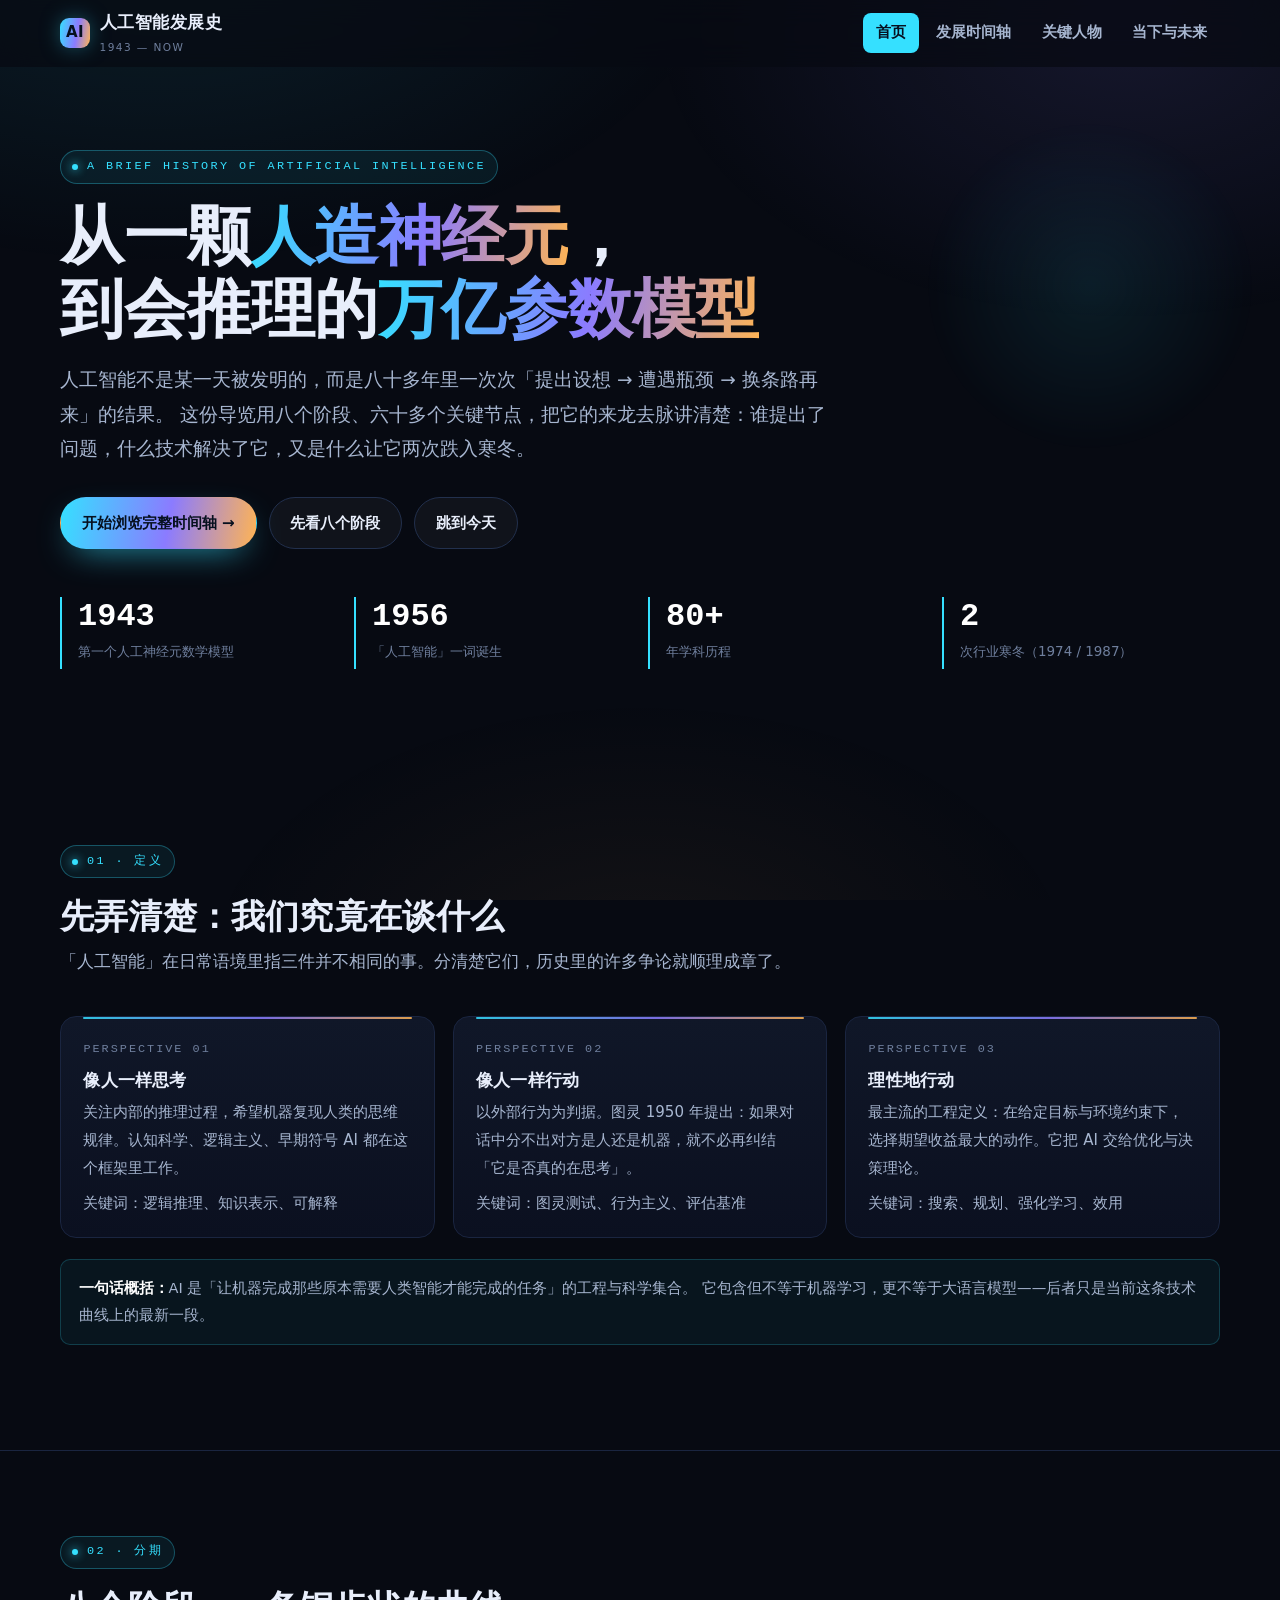
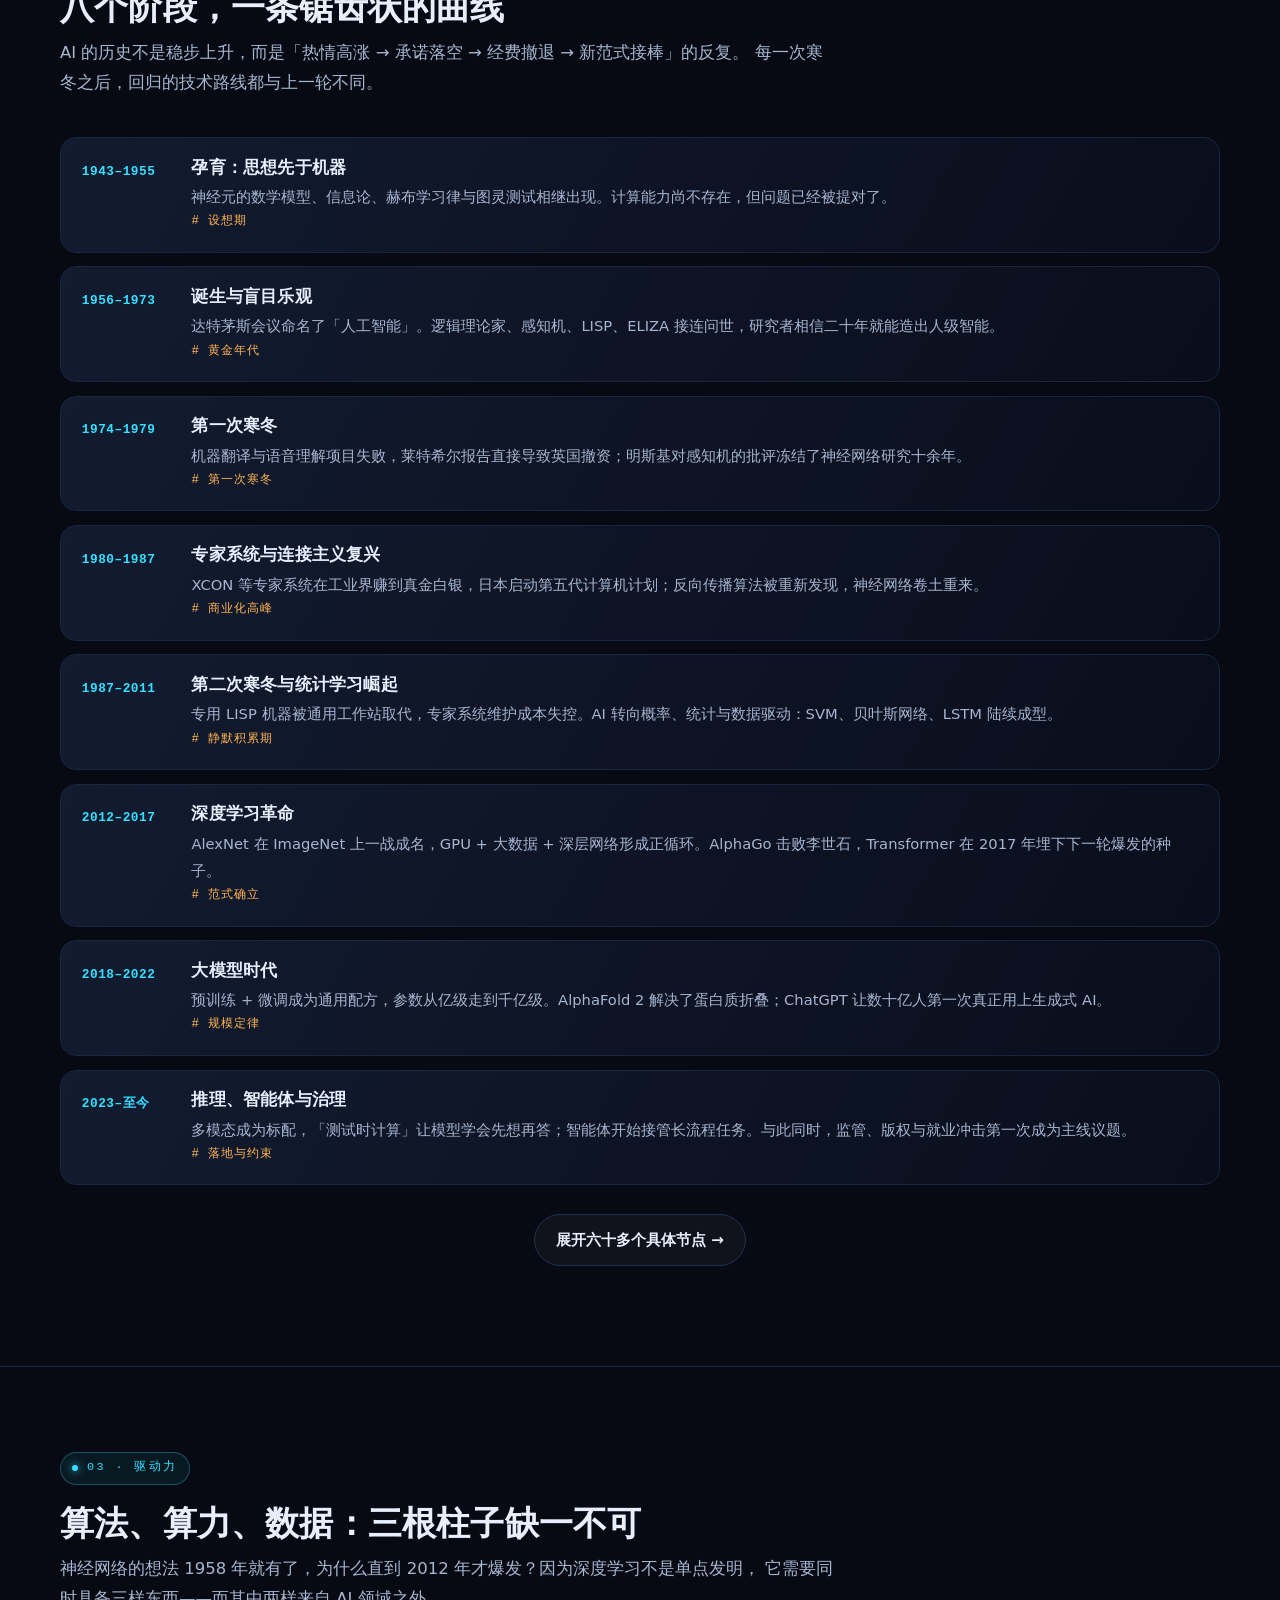
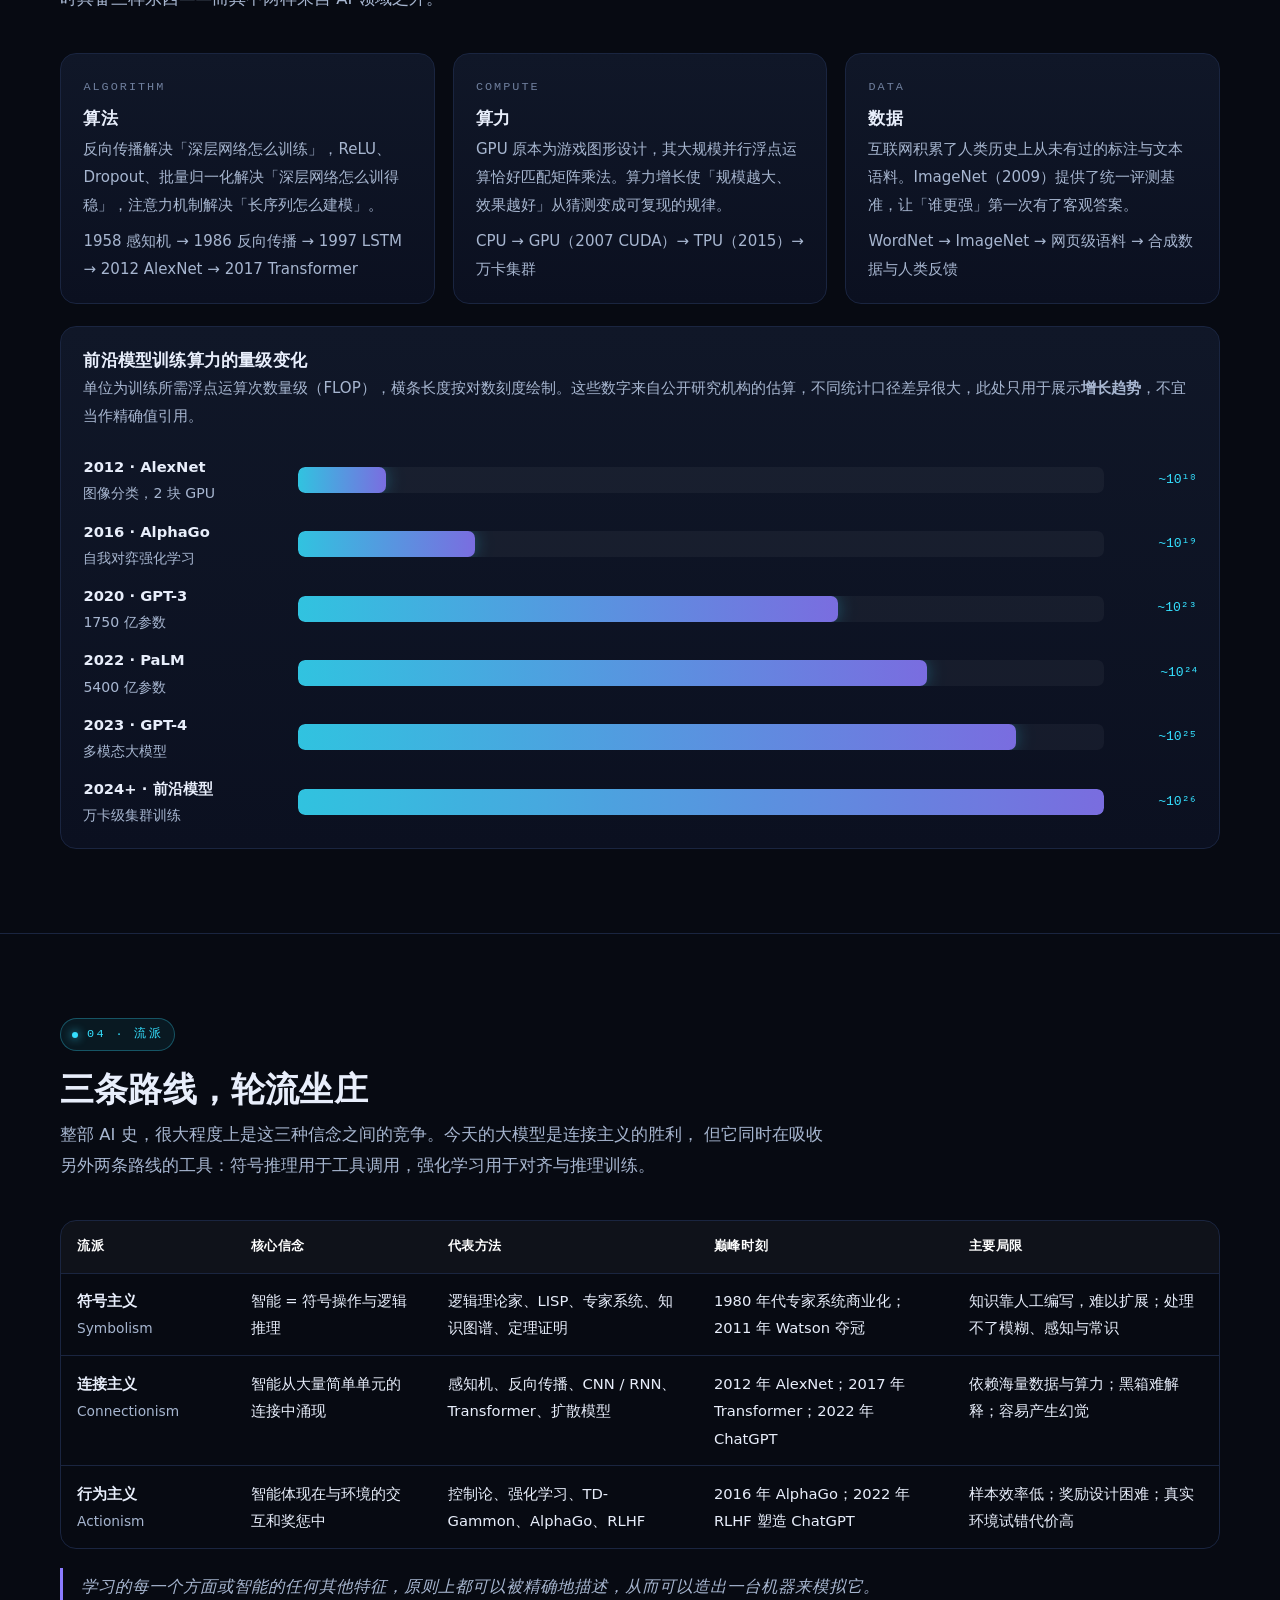
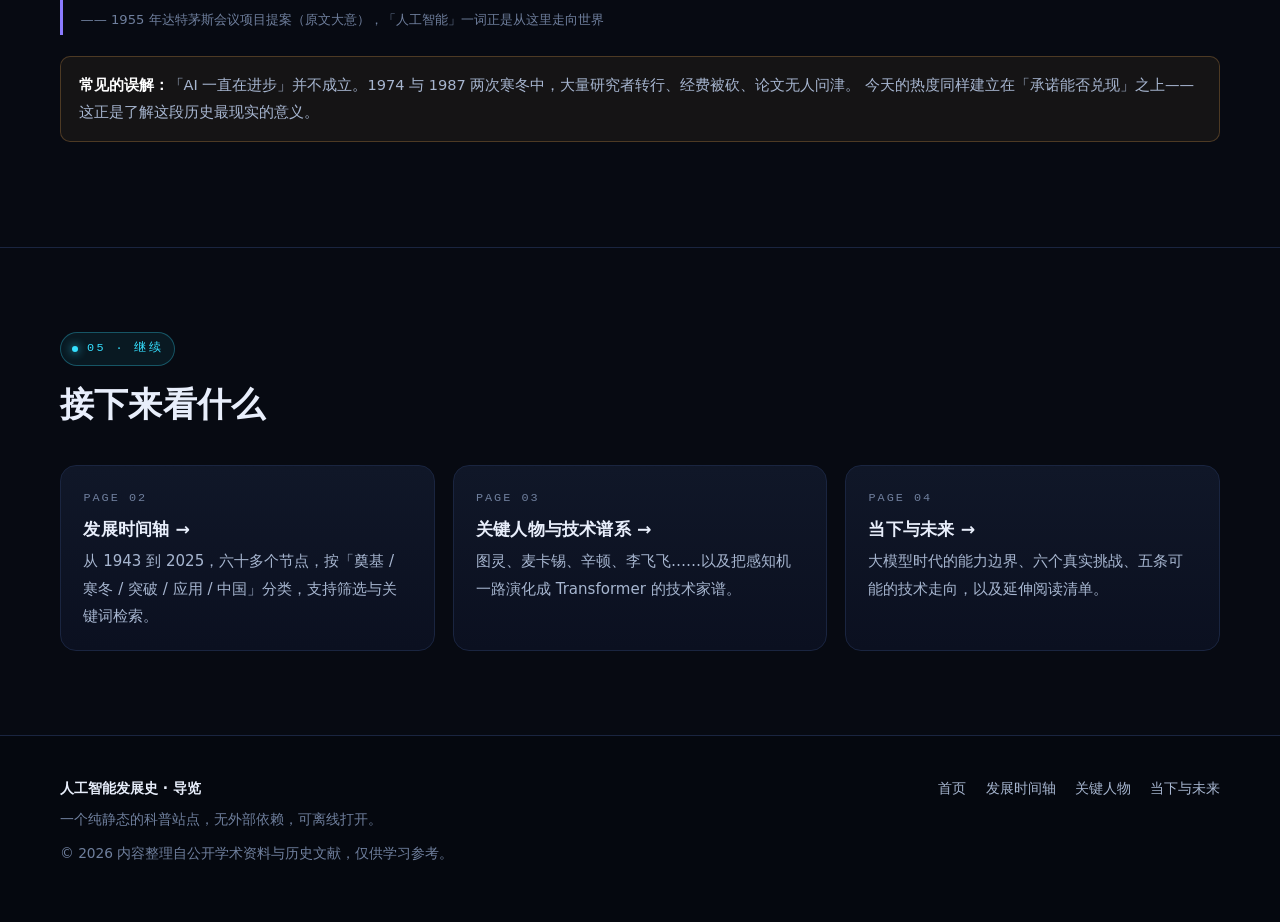
<file: index.html>
<!DOCTYPE html>
<html lang="zh-CN">
<head>
<meta charset="UTF-8">
<meta name="viewport" content="width=device-width, initial-scale=1">
<title>人工智能发展史 · 从一颗神经元到万亿参数</title>
<meta name="description" content="一份面向普通读者的 AI 发展史导览：从 1943 年的人工神经元模型，到达特茅斯会议、两次寒冬、深度学习革命与大模型时代，八个阶段、三大流派与关键驱动力。">
<link rel="stylesheet" href="assets/css/style.css">
<link rel="icon" href="data:image/svg+xml,<svg xmlns='http://www.w3.org/2000/svg' viewBox='0 0 32 32'><rect width='32' height='32' rx='8' fill='%2335e0ff'/><text x='16' y='23' font-size='18' font-family='monospace' font-weight='bold' text-anchor='middle' fill='%2306101f'>AI</text></svg>">
<meta name="theme-color" content="#070a12">
<link rel="canonical" href="https://ai-history-guide.pages.dev/index.html">
<meta property="og:type" content="website">
<meta property="og:site_name" content="人工智能发展史">
<meta property="og:locale" content="zh_CN">
<meta property="og:title" content="人工智能发展史 · 从一颗神经元到万亿参数">
<meta property="og:description" content="从 1943 年的人工神经元模型，到达特茅斯会议、两次寒冬、深度学习革命与大模型时代：八个阶段、三大流派与三大驱动力。">
<meta property="og:url" content="https://ai-history-guide.pages.dev/index.html">
<meta property="og:image" content="https://ai-history-guide.pages.dev/assets/og-cover.png">
<meta property="og:image:width" content="1200">
<meta property="og:image:height" content="630">
<meta property="og:image:alt" content="人工智能发展史 · 从一颗神经元到万亿参数">
<meta name="twitter:card" content="summary_large_image">
<meta name="twitter:title" content="人工智能发展史 · 从一颗神经元到万亿参数">
<meta name="twitter:description" content="从 1943 年的人工神经元模型，到两次寒冬、深度学习革命与大模型时代。">
<meta name="twitter:image" content="https://ai-history-guide.pages.dev/assets/og-cover.png">
<script type="application/ld+json">
{
  "@context": "https://schema.org",
  "@type": "WebSite",
  "name": "人工智能发展史",
  "alternateName": "A Brief History of Artificial Intelligence",
  "url": "https://ai-history-guide.pages.dev/",
  "inLanguage": "zh-CN",
  "description": "面向普通读者的 AI 发展史导览：从 1943 年的人工神经元模型到达特茅斯会议、两次寒冬、深度学习革命与大模型时代。"
}
</script>
</head>
<body>
<a class="skip-link" href="#main">跳到主要内容</a>
<div class="progress"></div>

<header class="nav">
  <div class="nav-in">
    <a class="brand" href="index.html">
      <span class="brand-mark" aria-hidden="true">AI</span>
      <span>人工智能发展史<small>1943 — NOW</small></span>
    </a>
    <button class="burger" aria-label="展开导航菜单" aria-expanded="false" aria-controls="site-nav"><span></span><span></span><span></span></button>
    <nav class="nav-links" id="site-nav" aria-label="主导航">
      <a href="index.html">首页</a>
      <a href="timeline.html">发展时间轴</a>
      <a href="pioneers.html">关键人物</a>
      <a href="future.html">当下与未来</a>
    </nav>
  </div>
</header>

<main id="main">

<!-- ================= HERO ================= -->
<section class="hero">
  <div class="hero-deco"></div>
  <div class="wrap">
    <span class="kicker">A Brief History of Artificial Intelligence</span>
    <h1>从一颗<span class="grad">人造神经元</span>，<br>到会推理的<span class="grad">万亿参数模型</span></h1>
    <p class="sub">
      人工智能不是某一天被发明的，而是八十多年里一次次「提出设想 → 遭遇瓶颈 → 换条路再来」的结果。
      这份导览用八个阶段、六十多个关键节点，把它的来龙去脉讲清楚：谁提出了问题，什么技术解决了它，又是什么让它两次跌入寒冬。
    </p>
    <div class="hero-actions">
      <a class="btn btn-primary" href="timeline.html">开始浏览完整时间轴 →</a>
      <a class="btn" href="#eras">先看八个阶段</a>
      <a class="btn" href="future.html">跳到今天</a>
    </div>

    <div class="stat-row">
      <div class="stat"><b>1943</b><span>第一个人工神经元数学模型</span></div>
      <div class="stat"><b>1956</b><span>「人工智能」一词诞生</span></div>
      <div class="stat"><b><span data-count="80" data-suffix="+">80+</span></b><span>年学科历程</span></div>
      <div class="stat"><b>2</b><span>次行业寒冬（1974 / 1987）</span></div>
    </div>
  </div>
</section>

<!-- ================= 什么是 AI ================= -->
<section class="section" id="what">
  <div class="wrap">
    <div class="sec-head reveal">
      <span class="kicker">01 · 定义</span>
      <h2 class="h-sec">先弄清楚：我们究竟在谈什么</h2>
      <p class="lead">
        「人工智能」在日常语境里指三件并不相同的事。分清楚它们，历史里的许多争论就顺理成章了。
      </p>
    </div>

    <div class="grid g3">
      <article class="card card-accent reveal">
        <span class="idx">PERSPECTIVE 01</span>
        <h3>像人一样思考</h3>
        <p>关注内部的推理过程，希望机器复现人类的思维规律。认知科学、逻辑主义、早期符号 AI 都在这个框架里工作。</p>
        <p class="small muted">关键词：逻辑推理、知识表示、可解释</p>
      </article>
      <article class="card card-accent reveal">
        <span class="idx">PERSPECTIVE 02</span>
        <h3>像人一样行动</h3>
        <p>以外部行为为判据。图灵 1950 年提出：如果对话中分不出对方是人还是机器，就不必再纠结「它是否真的在思考」。</p>
        <p class="small muted">关键词：图灵测试、行为主义、评估基准</p>
      </article>
      <article class="card card-accent reveal">
        <span class="idx">PERSPECTIVE 03</span>
        <h3>理性地行动</h3>
        <p>最主流的工程定义：在给定目标与环境约束下，选择期望收益最大的动作。它把 AI 交给优化与决策理论。</p>
        <p class="small muted">关键词：搜索、规划、强化学习、效用</p>
      </article>
    </div>

    <div class="note reveal">
      <b>一句话概括：</b>AI 是「让机器完成那些原本需要人类智能才能完成的任务」的工程与科学集合。
      它包含但不等于机器学习，更不等于大语言模型——后者只是当前这条技术曲线上的最新一段。
    </div>
  </div>
</section>

<!-- ================= 八个阶段 ================= -->
<section class="section" id="eras">
  <div class="wrap">
    <div class="sec-head reveal">
      <span class="kicker">02 · 分期</span>
      <h2 class="h-sec">八个阶段，一条锯齿状的曲线</h2>
      <p class="lead">
        AI 的历史不是稳步上升，而是「热情高涨 → 承诺落空 → 经费撤退 → 新范式接棒」的反复。
        每一次寒冬之后，回归的技术路线都与上一轮不同。
      </p>
    </div>

    <div class="grid" style="gap:.85rem">
      <div class="era reveal">
        <div class="span">1943–1955</div>
        <div><h3>孕育：思想先于机器</h3><p>神经元的数学模型、信息论、赫布学习律与图灵测试相继出现。计算能力尚不存在，但问题已经被提对了。</p><div class="tagline"># 设想期</div></div>
      </div>
      <div class="era reveal">
        <div class="span">1956–1973</div>
        <div><h3>诞生与盲目乐观</h3><p>达特茅斯会议命名了「人工智能」。逻辑理论家、感知机、LISP、ELIZA 接连问世，研究者相信二十年就能造出人级智能。</p><div class="tagline"># 黄金年代</div></div>
      </div>
      <div class="era reveal">
        <div class="span">1974–1979</div>
        <div><h3>第一次寒冬</h3><p>机器翻译与语音理解项目失败，莱特希尔报告直接导致英国撤资；明斯基对感知机的批评冻结了神经网络研究十余年。</p><div class="tagline"># 第一次寒冬</div></div>
      </div>
      <div class="era reveal">
        <div class="span">1980–1987</div>
        <div><h3>专家系统与连接主义复兴</h3><p>XCON 等专家系统在工业界赚到真金白银，日本启动第五代计算机计划；反向传播算法被重新发现，神经网络卷土重来。</p><div class="tagline"># 商业化高峰</div></div>
      </div>
      <div class="era reveal">
        <div class="span">1987–2011</div>
        <div><h3>第二次寒冬与统计学习崛起</h3><p>专用 LISP 机器被通用工作站取代，专家系统维护成本失控。AI 转向概率、统计与数据驱动：SVM、贝叶斯网络、LSTM 陆续成型。</p><div class="tagline"># 静默积累期</div></div>
      </div>
      <div class="era reveal">
        <div class="span">2012–2017</div>
        <div><h3>深度学习革命</h3><p>AlexNet 在 ImageNet 上一战成名，GPU + 大数据 + 深层网络形成正循环。AlphaGo 击败李世石，Transformer 在 2017 年埋下下一轮爆发的种子。</p><div class="tagline"># 范式确立</div></div>
      </div>
      <div class="era reveal">
        <div class="span">2018–2022</div>
        <div><h3>大模型时代</h3><p>预训练 + 微调成为通用配方，参数从亿级走到千亿级。AlphaFold 2 解决了蛋白质折叠；ChatGPT 让数十亿人第一次真正用上生成式 AI。</p><div class="tagline"># 规模定律</div></div>
      </div>
      <div class="era reveal">
        <div class="span">2023–至今</div>
        <div><h3>推理、智能体与治理</h3><p>多模态成为标配，「测试时计算」让模型学会先想再答；智能体开始接管长流程任务。与此同时，监管、版权与就业冲击第一次成为主线议题。</p><div class="tagline"># 落地与约束</div></div>
      </div>
    </div>

    <p class="center" style="margin-top:1.8rem">
      <a class="btn" href="timeline.html">展开六十多个具体节点 →</a>
    </p>
  </div>
</section>

<!-- ================= 三大驱动力 ================= -->
<section class="section" id="drivers">
  <div class="wrap">
    <div class="sec-head reveal">
      <span class="kicker">03 · 驱动力</span>
      <h2 class="h-sec">算法、算力、数据：三根柱子缺一不可</h2>
      <p class="lead">
        神经网络的想法 1958 年就有了，为什么直到 2012 年才爆发？因为深度学习不是单点发明，
        它需要同时具备三样东西——而其中两样来自 AI 领域之外。
      </p>
    </div>

    <div class="grid g3">
      <article class="card reveal">
        <span class="idx">ALGORITHM</span>
        <h3>算法</h3>
        <p>反向传播解决「深层网络怎么训练」，ReLU、Dropout、批量归一化解决「深层网络怎么训得稳」，注意力机制解决「长序列怎么建模」。</p>
        <p class="small muted">1958 感知机 → 1986 反向传播 → 1997 LSTM → 2012 AlexNet → 2017 Transformer</p>
      </article>
      <article class="card reveal">
        <span class="idx">COMPUTE</span>
        <h3>算力</h3>
        <p>GPU 原本为游戏图形设计，其大规模并行浮点运算恰好匹配矩阵乘法。算力增长使「规模越大、效果越好」从猜测变成可复现的规律。</p>
        <p class="small muted">CPU → GPU（2007 CUDA）→ TPU（2015）→ 万卡集群</p>
      </article>
      <article class="card reveal">
        <span class="idx">DATA</span>
        <h3>数据</h3>
        <p>互联网积累了人类历史上从未有过的标注与文本语料。ImageNet（2009）提供了统一评测基准，让「谁更强」第一次有了客观答案。</p>
        <p class="small muted">WordNet → ImageNet → 网页级语料 → 合成数据与人类反馈</p>
      </article>
    </div>

    <div class="card reveal" style="margin-top:1.4rem">
      <h3 style="margin-bottom:.2rem">前沿模型训练算力的量级变化</h3>
      <p class="small muted" style="margin-bottom:0">
        单位为训练所需浮点运算次数量级（FLOP），横条长度按对数刻度绘制。这些数字来自公开研究机构的估算，不同统计口径差异很大，此处只用于展示<b>增长趋势</b>，不宜当作精确值引用。
      </p>

      <div class="chart" role="img" aria-label="2012 年至 2025 年代表性模型训练算力量级增长示意">
        <div class="bar-row">
          <div class="bar-label"><b>2012 · AlexNet</b>图像分类，2 块 GPU</div>
          <div class="bar-track"><div class="bar-fill" data-w="11"></div></div>
          <div class="bar-val">~10¹⁸</div>
        </div>
        <div class="bar-row">
          <div class="bar-label"><b>2016 · AlphaGo</b>自我对弈强化学习</div>
          <div class="bar-track"><div class="bar-fill" data-w="22"></div></div>
          <div class="bar-val">~10¹⁹</div>
        </div>
        <div class="bar-row">
          <div class="bar-label"><b>2020 · GPT-3</b>1750 亿参数</div>
          <div class="bar-track"><div class="bar-fill" data-w="67"></div></div>
          <div class="bar-val">~10²³</div>
        </div>
        <div class="bar-row">
          <div class="bar-label"><b>2022 · PaLM</b>5400 亿参数</div>
          <div class="bar-track"><div class="bar-fill" data-w="78"></div></div>
          <div class="bar-val">~10²⁴</div>
        </div>
        <div class="bar-row">
          <div class="bar-label"><b>2023 · GPT-4</b>多模态大模型</div>
          <div class="bar-track"><div class="bar-fill" data-w="89"></div></div>
          <div class="bar-val">~10²⁵</div>
        </div>
        <div class="bar-row">
          <div class="bar-label"><b>2024+ · 前沿模型</b>万卡级集群训练</div>
          <div class="bar-track"><div class="bar-fill" data-w="100"></div></div>
          <div class="bar-val">~10²⁶</div>
        </div>
      </div>
    </div>
  </div>
</section>

<!-- ================= 三大流派 ================= -->
<section class="section" id="routes">
  <div class="wrap">
    <div class="sec-head reveal">
      <span class="kicker">04 · 流派</span>
      <h2 class="h-sec">三条路线，轮流坐庄</h2>
      <p class="lead">
        整部 AI 史，很大程度上是这三种信念之间的竞争。今天的大模型是连接主义的胜利，
        但它同时在吸收另外两条路线的工具：符号推理用于工具调用，强化学习用于对齐与推理训练。
      </p>
    </div>

    <div class="table-scroll reveal">
      <table>
        <thead>
          <tr>
            <th style="width:15%">流派</th>
            <th style="width:17%">核心信念</th>
            <th style="width:23%">代表方法</th>
            <th style="width:22%">巅峰时刻</th>
            <th>主要局限</th>
          </tr>
        </thead>
        <tbody>
          <tr>
            <td><b>符号主义</b><br><span class="small muted">Symbolism</span></td>
            <td>智能 = 符号操作与逻辑推理</td>
            <td>逻辑理论家、LISP、专家系统、知识图谱、定理证明</td>
            <td>1980 年代专家系统商业化；2011 年 Watson 夺冠</td>
            <td>知识靠人工编写，难以扩展；处理不了模糊、感知与常识</td>
          </tr>
          <tr>
            <td><b>连接主义</b><br><span class="small muted">Connectionism</span></td>
            <td>智能从大量简单单元的连接中涌现</td>
            <td>感知机、反向传播、CNN / RNN、Transformer、扩散模型</td>
            <td>2012 年 AlexNet；2017 年 Transformer；2022 年 ChatGPT</td>
            <td>依赖海量数据与算力；黑箱难解释；容易产生幻觉</td>
          </tr>
          <tr>
            <td><b>行为主义</b><br><span class="small muted">Actionism</span></td>
            <td>智能体现在与环境的交互和奖惩中</td>
            <td>控制论、强化学习、TD-Gammon、AlphaGo、RLHF</td>
            <td>2016 年 AlphaGo；2022 年 RLHF 塑造 ChatGPT</td>
            <td>样本效率低；奖励设计困难；真实环境试错代价高</td>
          </tr>
        </tbody>
      </table>
    </div>

    <div class="quote reveal">
      学习的每一个方面或智能的任何其他特征，原则上都可以被精确地描述，从而可以造出一台机器来模拟它。
      <cite>—— 1955 年达特茅斯会议项目提案（原文大意），「人工智能」一词正是从这里走向世界</cite>
    </div>

    <div class="note warn reveal">
      <b>常见的误解：</b>「AI 一直在进步」并不成立。1974 与 1987 两次寒冬中，大量研究者转行、经费被砍、论文无人问津。
      今天的热度同样建立在「承诺能否兑现」之上——这正是了解这段历史最现实的意义。
    </div>
  </div>
</section>

<!-- ================= 继续阅读 ================= -->
<section class="section" id="next">
  <div class="wrap">
    <div class="sec-head reveal">
      <span class="kicker">05 · 继续</span>
      <h2 class="h-sec">接下来看什么</h2>
    </div>
    <div class="grid g3">
      <a class="card reveal" href="timeline.html" style="text-decoration:none;color:inherit">
        <span class="idx">PAGE 02</span>
        <h3>发展时间轴 →</h3>
        <p>从 1943 到 2025，六十多个节点，按「奠基 / 寒冬 / 突破 / 应用 / 中国」分类，支持筛选与关键词检索。</p>
      </a>
      <a class="card reveal" href="pioneers.html" style="text-decoration:none;color:inherit">
        <span class="idx">PAGE 03</span>
        <h3>关键人物与技术谱系 →</h3>
        <p>图灵、麦卡锡、辛顿、李飞飞……以及把感知机一路演化成 Transformer 的技术家谱。</p>
      </a>
      <a class="card reveal" href="future.html" style="text-decoration:none;color:inherit">
        <span class="idx">PAGE 04</span>
        <h3>当下与未来 →</h3>
        <p>大模型时代的能力边界、六个真实挑战、五条可能的技术走向，以及延伸阅读清单。</p>
      </a>
    </div>
  </div>
</section>

</main>

<footer class="footer">
  <div class="wrap footer-in">
    <div>
      <div style="color:var(--text);font-weight:700;margin-bottom:.3rem">人工智能发展史 · 导览</div>
      <div>一个纯静态的科普站点，无外部依赖，可离线打开。</div>
      <div class="small" style="margin-top:.5rem">© <span data-year>2026</span> 内容整理自公开学术资料与历史文献，仅供学习参考。</div>
    </div>
    <nav class="footer-nav">
      <a href="index.html">首页</a>
      <a href="timeline.html">发展时间轴</a>
      <a href="pioneers.html">关键人物</a>
      <a href="future.html">当下与未来</a>
    </nav>
  </div>
</footer>

<button class="totop" aria-label="返回顶部">↑</button>
<script src="assets/js/main.js"></script>
</body>
</html>
</file>
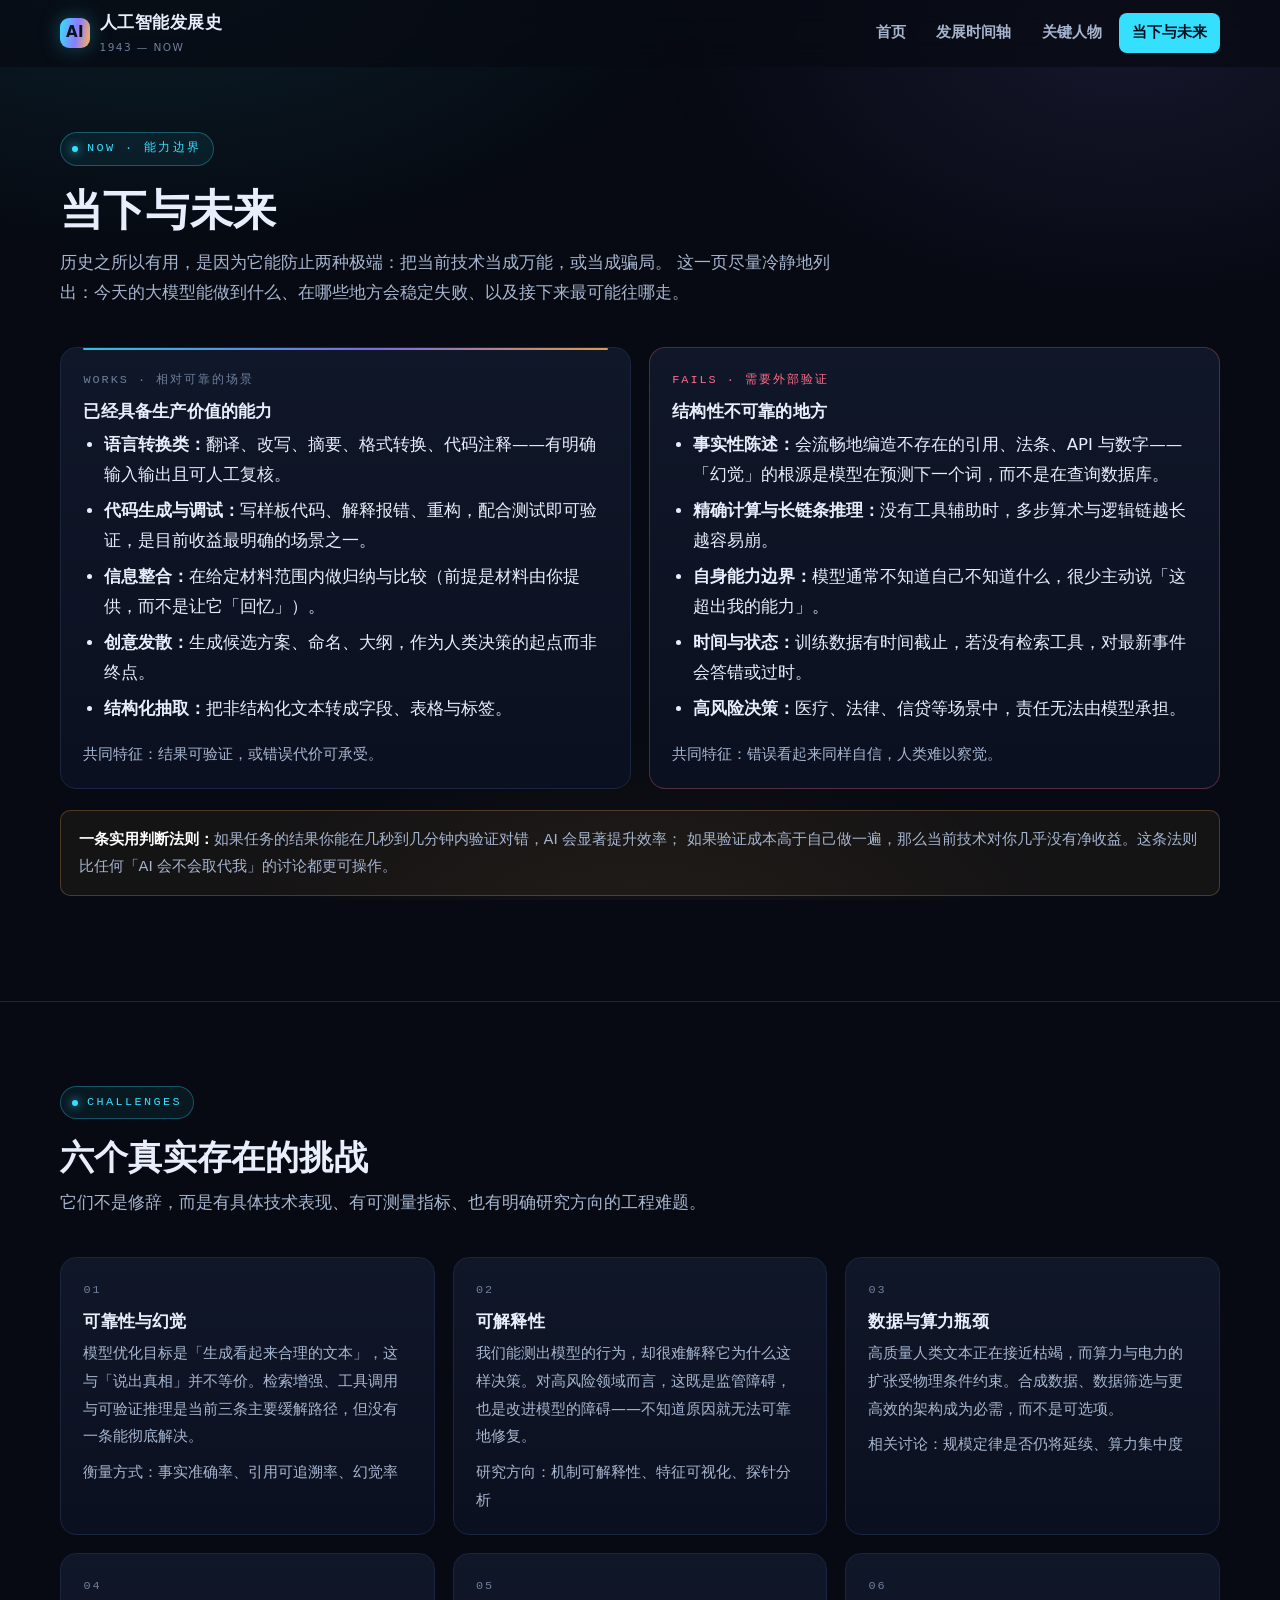
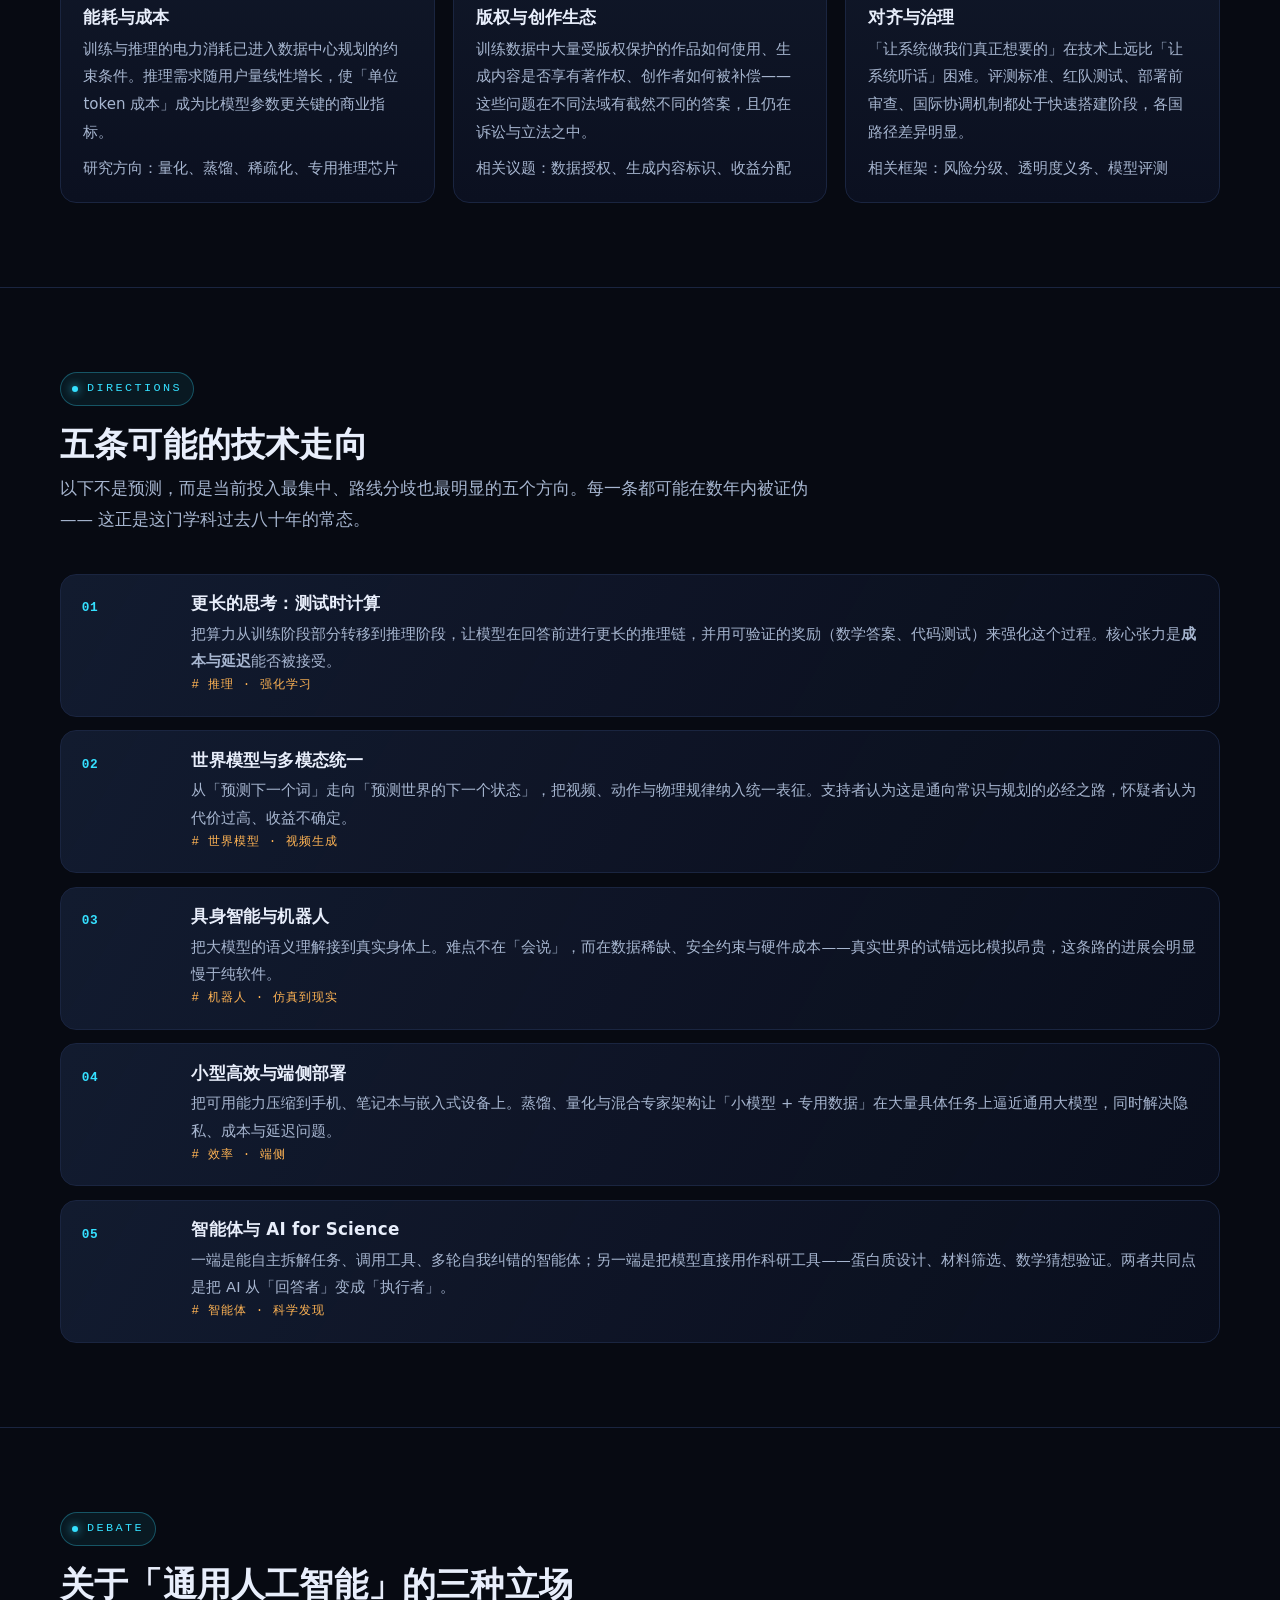
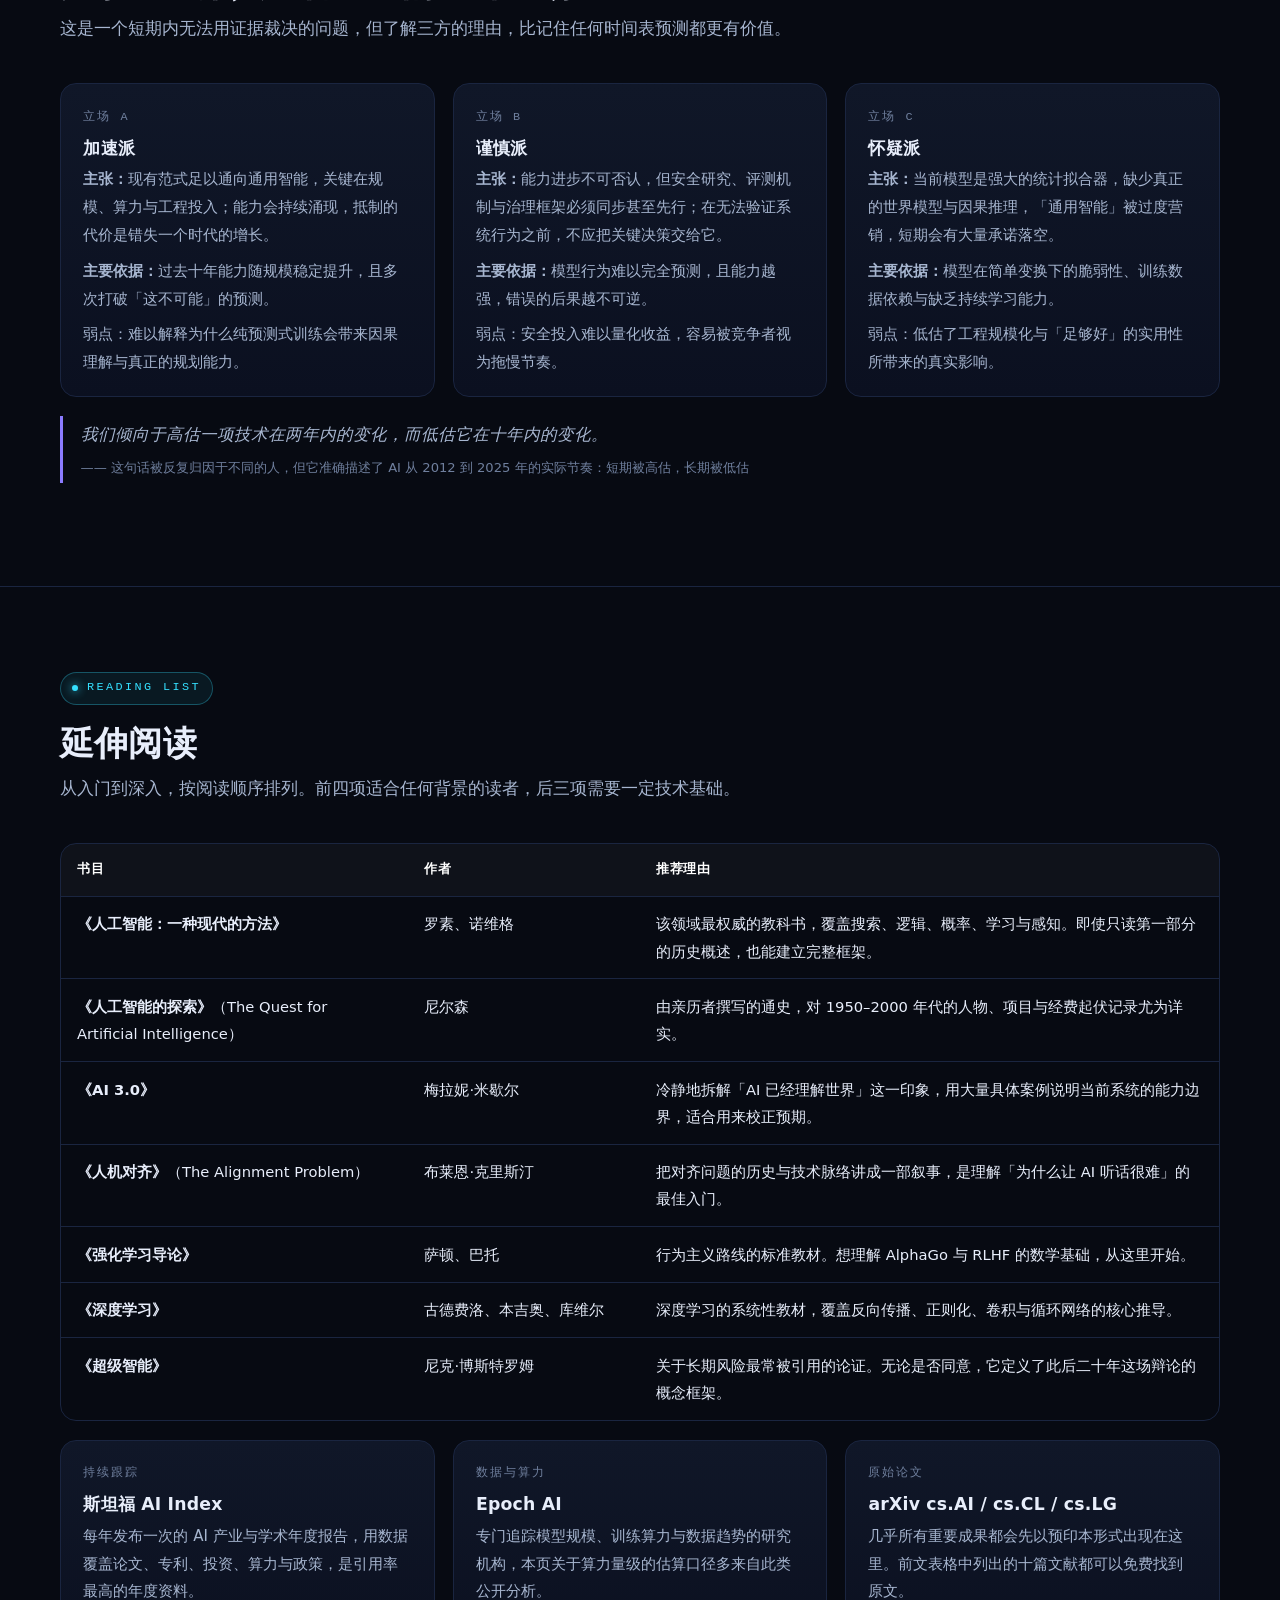
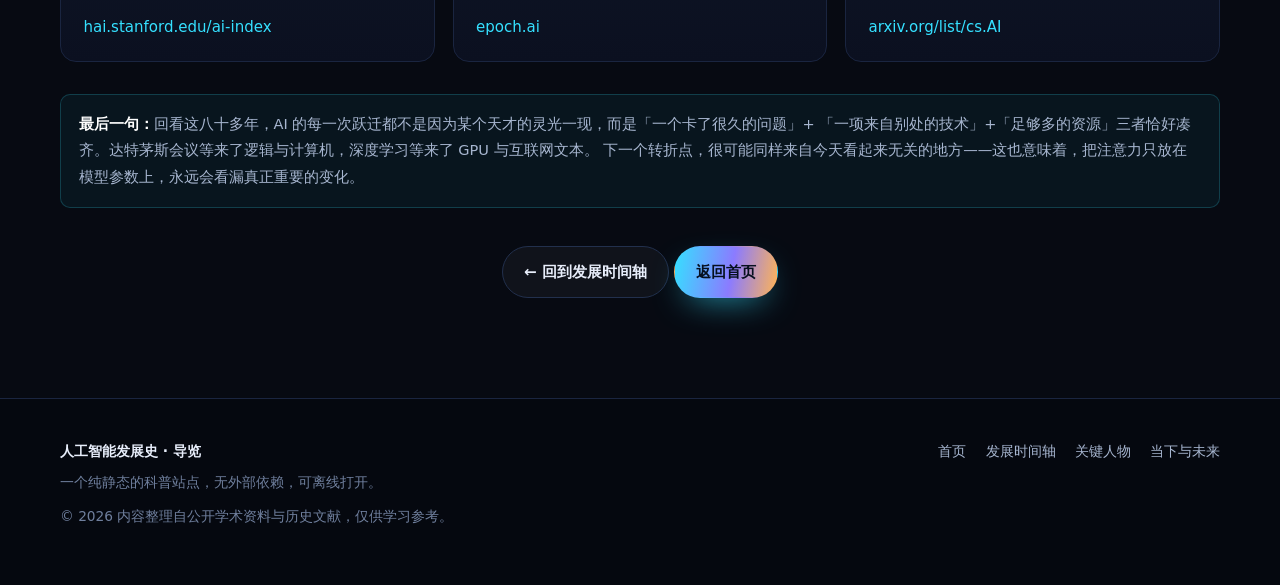
<file: future.html>
<!DOCTYPE html>
<html lang="zh-CN">
<head>
<meta charset="UTF-8">
<meta name="viewport" content="width=device-width, initial-scale=1">
<title>当下与未来 · 人工智能发展史</title>
<meta name="description" content="大模型时代的能力边界、六个真实挑战、五条可能的技术走向、关于通用人工智能的三派争论，以及一份延伸阅读清单。">
<link rel="stylesheet" href="assets/css/style.css">
<link rel="icon" href="data:image/svg+xml,<svg xmlns='http://www.w3.org/2000/svg' viewBox='0 0 32 32'><rect width='32' height='32' rx='8' fill='%2335e0ff'/><text x='16' y='23' font-size='18' font-family='monospace' font-weight='bold' text-anchor='middle' fill='%2306101f'>AI</text></svg>">
<meta name="theme-color" content="#070a12">
<link rel="canonical" href="https://ai-history-guide.pages.dev/future.html">
<meta property="og:type" content="article">
<meta property="og:site_name" content="人工智能发展史">
<meta property="og:locale" content="zh_CN">
<meta property="og:title" content="当下与未来 · 人工智能发展史">
<meta property="og:description" content="大模型的能力边界与不可靠场景、六个真实挑战、五条技术走向，以及关于通用人工智能的三派争论。">
<meta property="og:url" content="https://ai-history-guide.pages.dev/future.html">
<meta property="og:image" content="https://ai-history-guide.pages.dev/assets/og-cover.png">
<meta property="og:image:width" content="1200">
<meta property="og:image:height" content="630">
<meta property="og:image:alt" content="人工智能的当下与未来">
<meta name="twitter:card" content="summary_large_image">
<meta name="twitter:title" content="当下与未来 · 人工智能发展史">
<meta name="twitter:description" content="能力边界、六个挑战、五条走向与三派争论。">
<meta name="twitter:image" content="https://ai-history-guide.pages.dev/assets/og-cover.png">
<script type="application/ld+json">
{
  "@context": "https://schema.org",
  "@type": "WebPage",
  "name": "人工智能的当下与未来",
  "url": "https://ai-history-guide.pages.dev/future.html",
  "inLanguage": "zh-CN",
  "description": "大模型时代的能力边界、六个真实挑战、五条技术走向、关于通用人工智能的三种立场与延伸阅读清单。",
  "isPartOf": { "@type": "WebSite", "name": "人工智能发展史", "url": "https://ai-history-guide.pages.dev/" }
}
</script>
</head>
<body>
<a class="skip-link" href="#main">跳到主要内容</a>
<div class="progress"></div>

<header class="nav">
  <div class="nav-in">
    <a class="brand" href="index.html">
      <span class="brand-mark" aria-hidden="true">AI</span>
      <span>人工智能发展史<small>1943 — NOW</small></span>
    </a>
    <button class="burger" aria-label="展开导航菜单" aria-expanded="false" aria-controls="site-nav"><span></span><span></span><span></span></button>
    <nav class="nav-links" id="site-nav" aria-label="主导航">
      <a href="index.html">首页</a>
      <a href="timeline.html">发展时间轴</a>
      <a href="pioneers.html">关键人物</a>
      <a href="future.html">当下与未来</a>
    </nav>
  </div>
</header>

<main id="main">

<!-- ===== 现状 ===== -->
<section class="section" style="padding-top:132px" id="capability">
  <div class="wrap">
    <div class="sec-head reveal">
      <span class="kicker">Now · 能力边界</span>
      <h1 style="font-size:clamp(1.8rem,4.4vw,2.7rem);margin-bottom:.6rem">当下与未来</h1>
      <p class="lead" style="margin-bottom:0">
        历史之所以有用，是因为它能防止两种极端：把当前技术当成万能，或当成骗局。
        这一页尽量冷静地列出：今天的大模型能做到什么、在哪些地方会稳定失败、以及接下来最可能往哪走。
      </p>
    </div>

    <div class="grid g2">
      <article class="card card-accent reveal">
        <span class="idx">WORKS · 相对可靠的场景</span>
        <h3>已经具备生产价值的能力</h3>
        <ul>
          <li><b>语言转换类：</b>翻译、改写、摘要、格式转换、代码注释——有明确输入输出且可人工复核。</li>
          <li><b>代码生成与调试：</b>写样板代码、解释报错、重构，配合测试即可验证，是目前收益最明确的场景之一。</li>
          <li><b>信息整合：</b>在给定材料范围内做归纳与比较（前提是材料由你提供，而不是让它「回忆」）。</li>
          <li><b>创意发散：</b>生成候选方案、命名、大纲，作为人类决策的起点而非终点。</li>
          <li><b>结构化抽取：</b>把非结构化文本转成字段、表格与标签。</li>
        </ul>
        <p class="small muted" style="margin-top:.8rem">共同特征：结果可验证，或错误代价可承受。</p>
      </article>

      <article class="card reveal" style="border-color:rgba(255,107,139,.28)">
        <span class="idx" style="color:var(--rose)">FAILS · 需要外部验证</span>
        <h3>结构性不可靠的地方</h3>
        <ul>
          <li><b>事实性陈述：</b>会流畅地编造不存在的引用、法条、API 与数字——「幻觉」的根源是模型在预测下一个词，而不是在查询数据库。</li>
          <li><b>精确计算与长链条推理：</b>没有工具辅助时，多步算术与逻辑链越长越容易崩。</li>
          <li><b>自身能力边界：</b>模型通常不知道自己不知道什么，很少主动说「这超出我的能力」。</li>
          <li><b>时间与状态：</b>训练数据有时间截止，若没有检索工具，对最新事件会答错或过时。</li>
          <li><b>高风险决策：</b>医疗、法律、信贷等场景中，责任无法由模型承担。</li>
        </ul>
        <p class="small muted" style="margin-top:.8rem">共同特征：错误看起来同样自信，人类难以察觉。</p>
      </article>
    </div>

    <div class="note warn reveal">
      <b>一条实用判断法则：</b>如果任务的结果你能在几秒到几分钟内验证对错，AI 会显著提升效率；
      如果验证成本高于自己做一遍，那么当前技术对你几乎没有净收益。这条法则比任何「AI 会不会取代我」的讨论都更可操作。
    </div>
  </div>
</section>

<!-- ===== 挑战 ===== -->
<section class="section" id="challenges">
  <div class="wrap">
    <div class="sec-head reveal">
      <span class="kicker">Challenges</span>
      <h2 class="h-sec">六个真实存在的挑战</h2>
      <p class="lead">它们不是修辞，而是有具体技术表现、有可测量指标、也有明确研究方向的工程难题。</p>
    </div>

    <div class="grid g3">
      <article class="card reveal">
        <span class="idx">01</span>
        <h3>可靠性与幻觉</h3>
        <p>模型优化目标是「生成看起来合理的文本」，这与「说出真相」并不等价。检索增强、工具调用与可验证推理是当前三条主要缓解路径，但没有一条能彻底解决。</p>
        <p class="small muted">衡量方式：事实准确率、引用可追溯率、幻觉率</p>
      </article>
      <article class="card reveal">
        <span class="idx">02</span>
        <h3>可解释性</h3>
        <p>我们能测出模型的行为，却很难解释它为什么这样决策。对高风险领域而言，这既是监管障碍，也是改进模型的障碍——不知道原因就无法可靠地修复。</p>
        <p class="small muted">研究方向：机制可解释性、特征可视化、探针分析</p>
      </article>
      <article class="card reveal">
        <span class="idx">03</span>
        <h3>数据与算力瓶颈</h3>
        <p>高质量人类文本正在接近枯竭，而算力与电力的扩张受物理条件约束。合成数据、数据筛选与更高效的架构成为必需，而不是可选项。</p>
        <p class="small muted">相关讨论：规模定律是否仍将延续、算力集中度</p>
      </article>
      <article class="card reveal">
        <span class="idx">04</span>
        <h3>能耗与成本</h3>
        <p>训练与推理的电力消耗已进入数据中心规划的约束条件。推理需求随用户量线性增长，使「单位 token 成本」成为比模型参数更关键的商业指标。</p>
        <p class="small muted">研究方向：量化、蒸馏、稀疏化、专用推理芯片</p>
      </article>
      <article class="card reveal">
        <span class="idx">05</span>
        <h3>版权与创作生态</h3>
        <p>训练数据中大量受版权保护的作品如何使用、生成内容是否享有著作权、创作者如何被补偿——这些问题在不同法域有截然不同的答案，且仍在诉讼与立法之中。</p>
        <p class="small muted">相关议题：数据授权、生成内容标识、收益分配</p>
      </article>
      <article class="card reveal">
        <span class="idx">06</span>
        <h3>对齐与治理</h3>
        <p>「让系统做我们真正想要的」在技术上远比「让系统听话」困难。评测标准、红队测试、部署前审查、国际协调机制都处于快速搭建阶段，各国路径差异明显。</p>
        <p class="small muted">相关框架：风险分级、透明度义务、模型评测</p>
      </article>
    </div>
  </div>
</section>

<!-- ===== 走向 ===== -->
<section class="section" id="trends">
  <div class="wrap">
    <div class="sec-head reveal">
      <span class="kicker">Directions</span>
      <h2 class="h-sec">五条可能的技术走向</h2>
      <p class="lead">
        以下不是预测，而是当前投入最集中、路线分歧也最明显的五个方向。每一条都可能在数年内被证伪——
        这正是这门学科过去八十年的常态。
      </p>
    </div>

    <div class="grid" style="gap:.85rem">
      <div class="era reveal">
        <div class="span">01</div>
        <div><h3>更长的思考：测试时计算</h3><p>把算力从训练阶段部分转移到推理阶段，让模型在回答前进行更长的推理链，并用可验证的奖励（数学答案、代码测试）来强化这个过程。核心张力是<b>成本与延迟</b>能否被接受。</p><div class="tagline"># 推理 · 强化学习</div></div>
      </div>
      <div class="era reveal">
        <div class="span">02</div>
        <div><h3>世界模型与多模态统一</h3><p>从「预测下一个词」走向「预测世界的下一个状态」，把视频、动作与物理规律纳入统一表征。支持者认为这是通向常识与规划的必经之路，怀疑者认为代价过高、收益不确定。</p><div class="tagline"># 世界模型 · 视频生成</div></div>
      </div>
      <div class="era reveal">
        <div class="span">03</div>
        <div><h3>具身智能与机器人</h3><p>把大模型的语义理解接到真实身体上。难点不在「会说」，而在数据稀缺、安全约束与硬件成本——真实世界的试错远比模拟昂贵，这条路的进展会明显慢于纯软件。</p><div class="tagline"># 机器人 · 仿真到现实</div></div>
      </div>
      <div class="era reveal">
        <div class="span">04</div>
        <div><h3>小型高效与端侧部署</h3><p>把可用能力压缩到手机、笔记本与嵌入式设备上。蒸馏、量化与混合专家架构让「小模型 + 专用数据」在大量具体任务上逼近通用大模型，同时解决隐私、成本与延迟问题。</p><div class="tagline"># 效率 · 端侧</div></div>
      </div>
      <div class="era reveal">
        <div class="span">05</div>
        <div><h3>智能体与 AI for Science</h3><p>一端是能自主拆解任务、调用工具、多轮自我纠错的智能体；另一端是把模型直接用作科研工具——蛋白质设计、材料筛选、数学猜想验证。两者共同点是把 AI 从「回答者」变成「执行者」。</p><div class="tagline"># 智能体 · 科学发现</div></div>
      </div>
    </div>
  </div>
</section>

<!-- ===== 争论 ===== -->
<section class="section" id="debate">
  <div class="wrap">
    <div class="sec-head reveal">
      <span class="kicker">Debate</span>
      <h2 class="h-sec">关于「通用人工智能」的三种立场</h2>
      <p class="lead">
        这是一个短期内无法用证据裁决的问题，但了解三方的理由，比记住任何时间表预测都更有价值。
      </p>
    </div>

    <div class="grid g3">
      <article class="card reveal">
        <span class="idx">立场 A</span>
        <h3>加速派</h3>
        <p><b>主张：</b>现有范式足以通向通用智能，关键在规模、算力与工程投入；能力会持续涌现，抵制的代价是错失一个时代的增长。</p>
        <p><b>主要依据：</b>过去十年能力随规模稳定提升，且多次打破「这不可能」的预测。</p>
        <p class="small muted">弱点：难以解释为什么纯预测式训练会带来因果理解与真正的规划能力。</p>
      </article>
      <article class="card reveal">
        <span class="idx">立场 B</span>
        <h3>谨慎派</h3>
        <p><b>主张：</b>能力进步不可否认，但安全研究、评测机制与治理框架必须同步甚至先行；在无法验证系统行为之前，不应把关键决策交给它。</p>
        <p><b>主要依据：</b>模型行为难以完全预测，且能力越强，错误的后果越不可逆。</p>
        <p class="small muted">弱点：安全投入难以量化收益，容易被竞争者视为拖慢节奏。</p>
      </article>
      <article class="card reveal">
        <span class="idx">立场 C</span>
        <h3>怀疑派</h3>
        <p><b>主张：</b>当前模型是强大的统计拟合器，缺少真正的世界模型与因果推理，「通用智能」被过度营销，短期会有大量承诺落空。</p>
        <p><b>主要依据：</b>模型在简单变换下的脆弱性、训练数据依赖与缺乏持续学习能力。</p>
        <p class="small muted">弱点：低估了工程规模化与「足够好」的实用性所带来的真实影响。</p>
      </article>
    </div>

    <div class="quote reveal">
      我们倾向于高估一项技术在两年内的变化，而低估它在十年内的变化。
      <cite>—— 这句话被反复归因于不同的人，但它准确描述了 AI 从 2012 到 2025 年的实际节奏：短期被高估，长期被低估</cite>
    </div>
  </div>
</section>

<!-- ===== 延伸阅读 ===== -->
<section class="section" id="reading">
  <div class="wrap">
    <div class="sec-head reveal">
      <span class="kicker">Reading List</span>
      <h2 class="h-sec">延伸阅读</h2>
      <p class="lead">从入门到深入，按阅读顺序排列。前四项适合任何背景的读者，后三项需要一定技术基础。</p>
    </div>

    <div class="table-scroll reveal">
      <table>
        <thead>
          <tr><th style="width:30%">书目</th><th style="width:20%">作者</th><th>推荐理由</th></tr>
        </thead>
        <tbody>
          <tr><td><b>《人工智能：一种现代的方法》</b></td><td>罗素、诺维格</td><td>该领域最权威的教科书，覆盖搜索、逻辑、概率、学习与感知。即使只读第一部分的历史概述，也能建立完整框架。</td></tr>
          <tr><td><b>《人工智能的探索》</b>（The Quest for Artificial Intelligence）</td><td>尼尔森</td><td>由亲历者撰写的通史，对 1950–2000 年代的人物、项目与经费起伏记录尤为详实。</td></tr>
          <tr><td><b>《AI 3.0》</b></td><td>梅拉妮·米歇尔</td><td>冷静地拆解「AI 已经理解世界」这一印象，用大量具体案例说明当前系统的能力边界，适合用来校正预期。</td></tr>
          <tr><td><b>《人机对齐》</b>（The Alignment Problem）</td><td>布莱恩·克里斯汀</td><td>把对齐问题的历史与技术脉络讲成一部叙事，是理解「为什么让 AI 听话很难」的最佳入门。</td></tr>
          <tr><td><b>《强化学习导论》</b></td><td>萨顿、巴托</td><td>行为主义路线的标准教材。想理解 AlphaGo 与 RLHF 的数学基础，从这里开始。</td></tr>
          <tr><td><b>《深度学习》</b></td><td>古德费洛、本吉奥、库维尔</td><td>深度学习的系统性教材，覆盖反向传播、正则化、卷积与循环网络的核心推导。</td></tr>
          <tr><td><b>《超级智能》</b></td><td>尼克·博斯特罗姆</td><td>关于长期风险最常被引用的论证。无论是否同意，它定义了此后二十年这场辩论的概念框架。</td></tr>
        </tbody>
      </table>
    </div>

    <div class="grid g3 reveal" style="margin-top:1.2rem">
      <article class="card">
        <span class="idx">持续跟踪</span>
        <h3>斯坦福 AI Index</h3>
        <p>每年发布一次的 AI 产业与学术年度报告，用数据覆盖论文、专利、投资、算力与政策，是引用率最高的年度资料。</p>
        <p class="small"><a href="https://hai.stanford.edu/ai-index">hai.stanford.edu/ai-index</a></p>
      </article>
      <article class="card">
        <span class="idx">数据与算力</span>
        <h3>Epoch AI</h3>
        <p>专门追踪模型规模、训练算力与数据趋势的研究机构，本页关于算力量级的估算口径多来自此类公开分析。</p>
        <p class="small"><a href="https://epoch.ai">epoch.ai</a></p>
      </article>
      <article class="card">
        <span class="idx">原始论文</span>
        <h3>arXiv cs.AI / cs.CL / cs.LG</h3>
        <p>几乎所有重要成果都会先以预印本形式出现在这里。前文表格中列出的十篇文献都可以免费找到原文。</p>
        <p class="small"><a href="https://arxiv.org/list/cs.AI/recent">arxiv.org/list/cs.AI</a></p>
      </article>
    </div>

    <div class="note reveal" style="margin-top:2rem">
      <b>最后一句：</b>回看这八十多年，AI 的每一次跃迁都不是因为某个天才的灵光一现，而是「一个卡了很久的问题」+
      「一项来自别处的技术」+「足够多的资源」三者恰好凑齐。达特茅斯会议等来了逻辑与计算机，深度学习等来了 GPU 与互联网文本。
      下一个转折点，很可能同样来自今天看起来无关的地方——这也意味着，把注意力只放在模型参数上，永远会看漏真正重要的变化。
    </div>

    <p class="center" style="margin-top:2.4rem">
      <a class="btn" href="timeline.html">← 回到发展时间轴</a>
      <a class="btn btn-primary" href="index.html">返回首页</a>
    </p>
  </div>
</section>

</main>

<footer class="footer">
  <div class="wrap footer-in">
    <div>
      <div style="color:var(--text);font-weight:700;margin-bottom:.3rem">人工智能发展史 · 导览</div>
      <div>一个纯静态的科普站点，无外部依赖，可离线打开。</div>
      <div class="small" style="margin-top:.5rem">© <span data-year>2026</span> 内容整理自公开学术资料与历史文献，仅供学习参考。</div>
    </div>
    <nav class="footer-nav">
      <a href="index.html">首页</a>
      <a href="timeline.html">发展时间轴</a>
      <a href="pioneers.html">关键人物</a>
      <a href="future.html">当下与未来</a>
    </nav>
  </div>
</footer>

<button class="totop" aria-label="返回顶部">↑</button>
<script src="assets/js/main.js"></script>
</body>
</html>
</file>
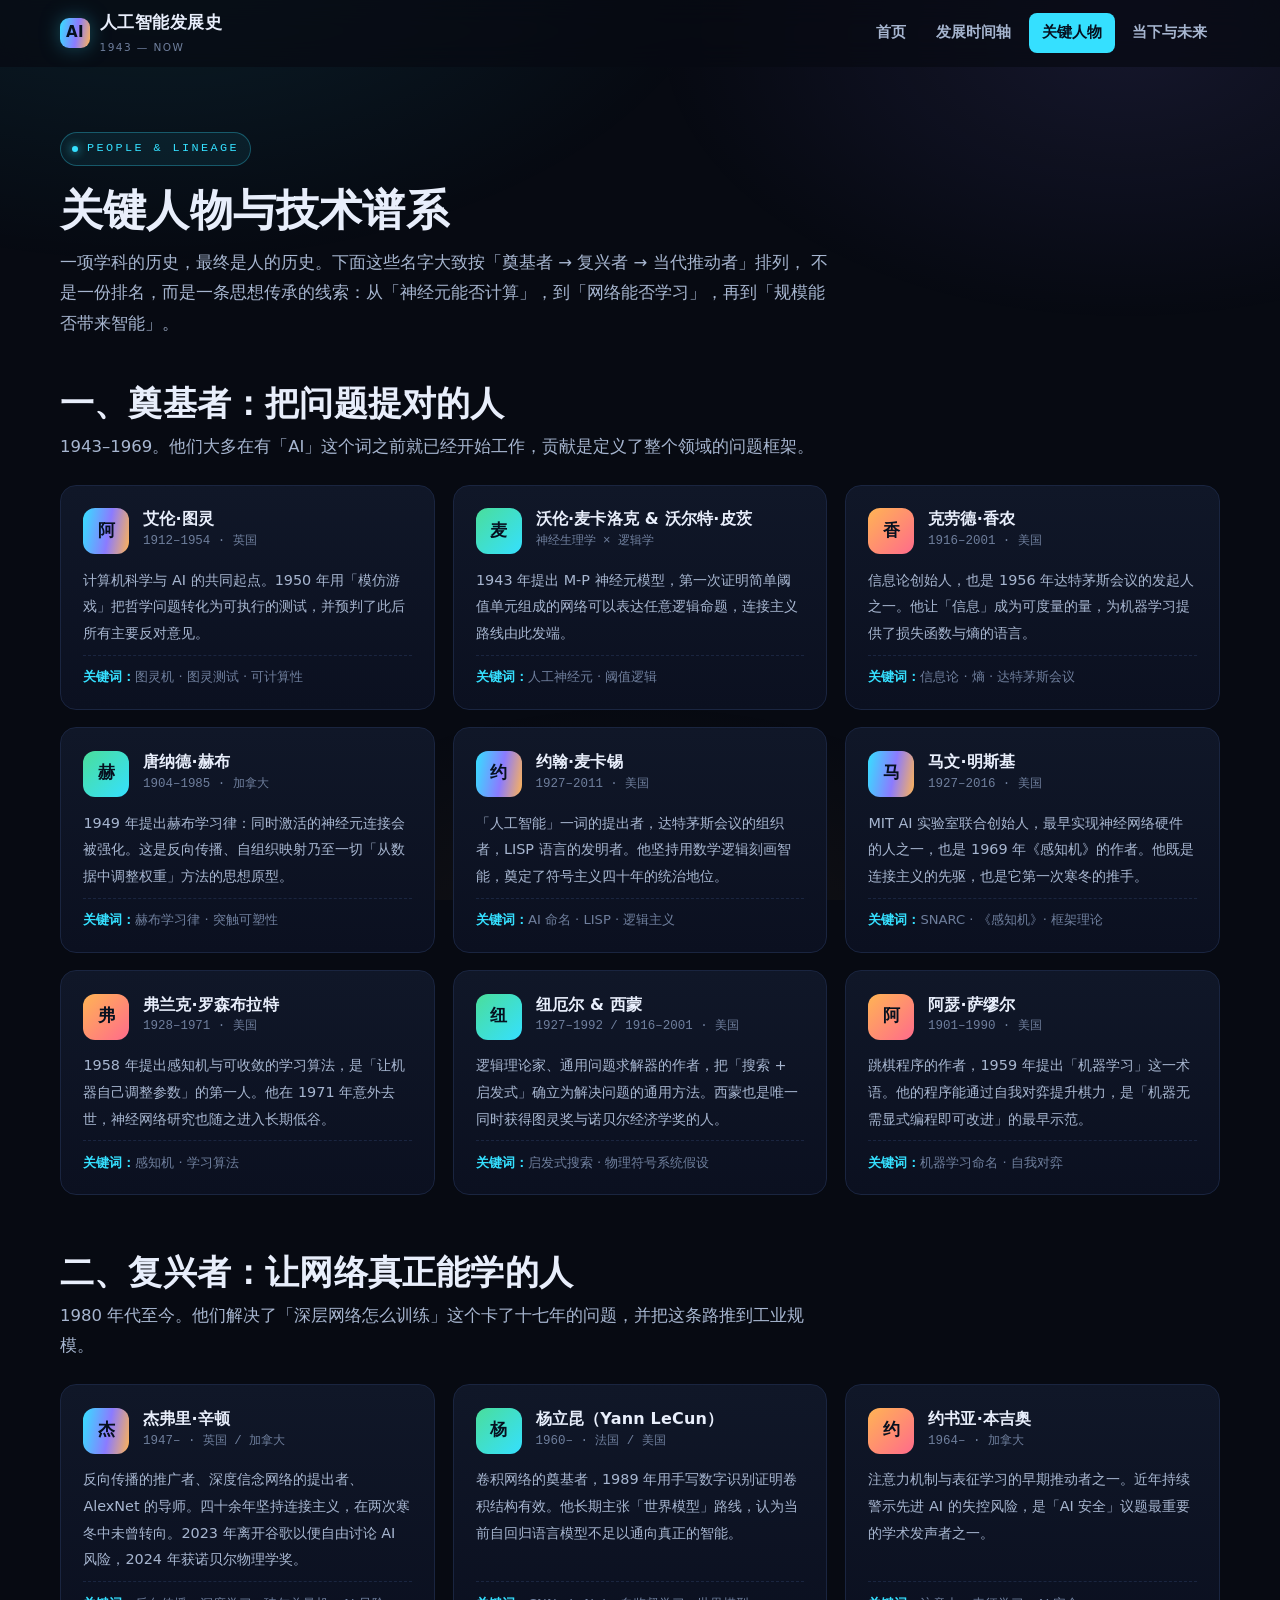
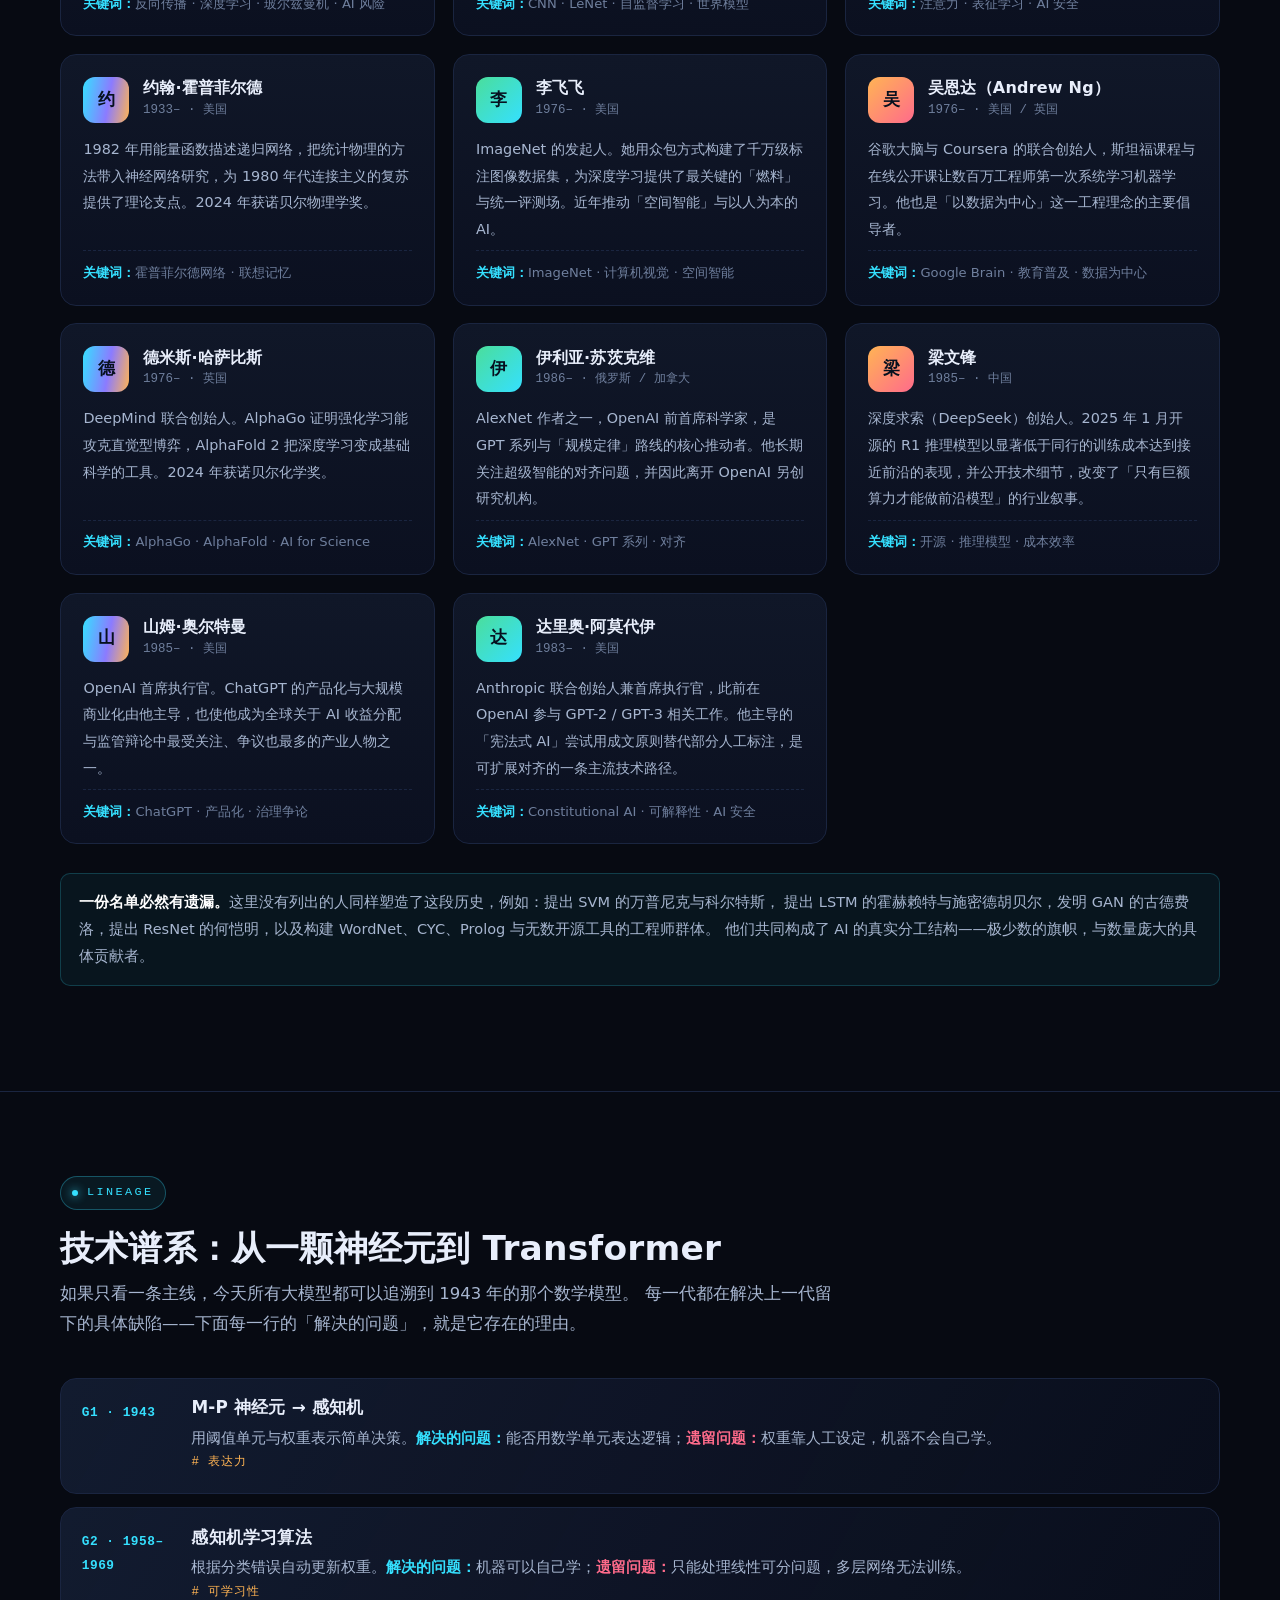
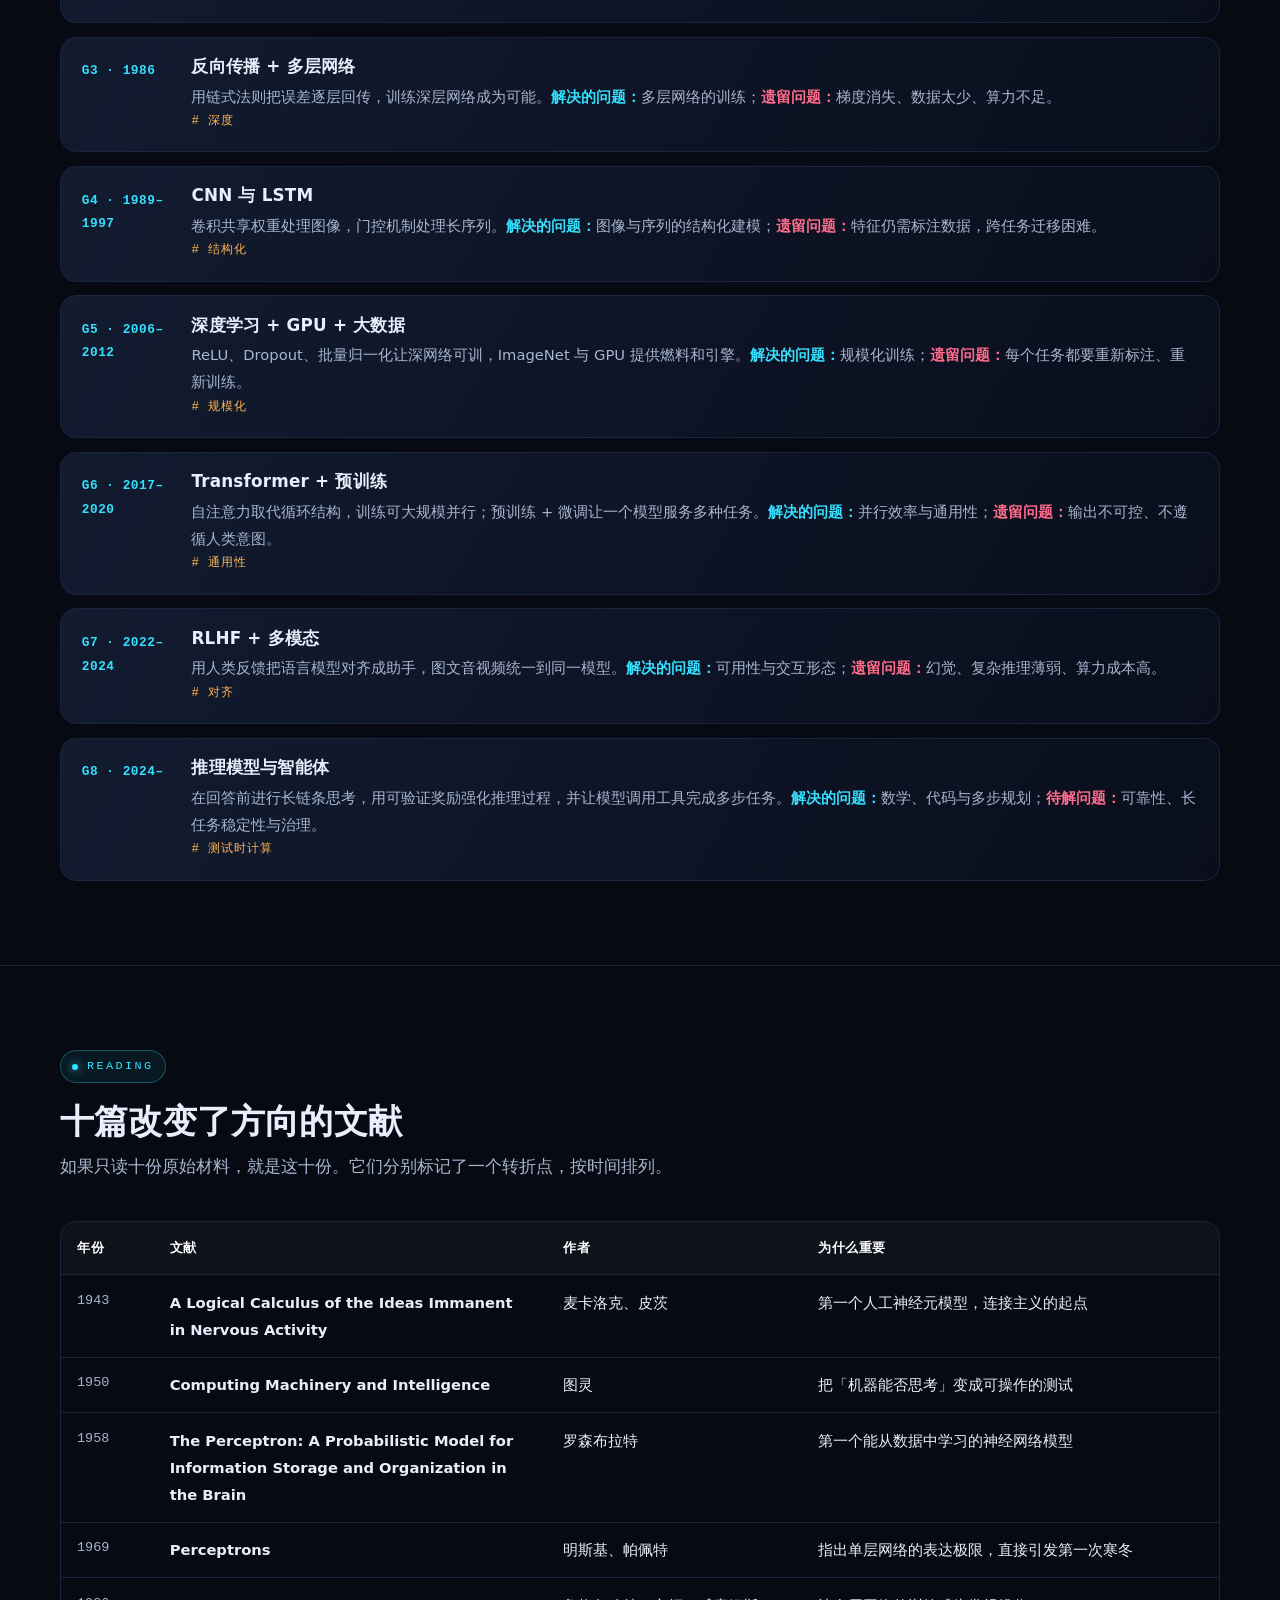
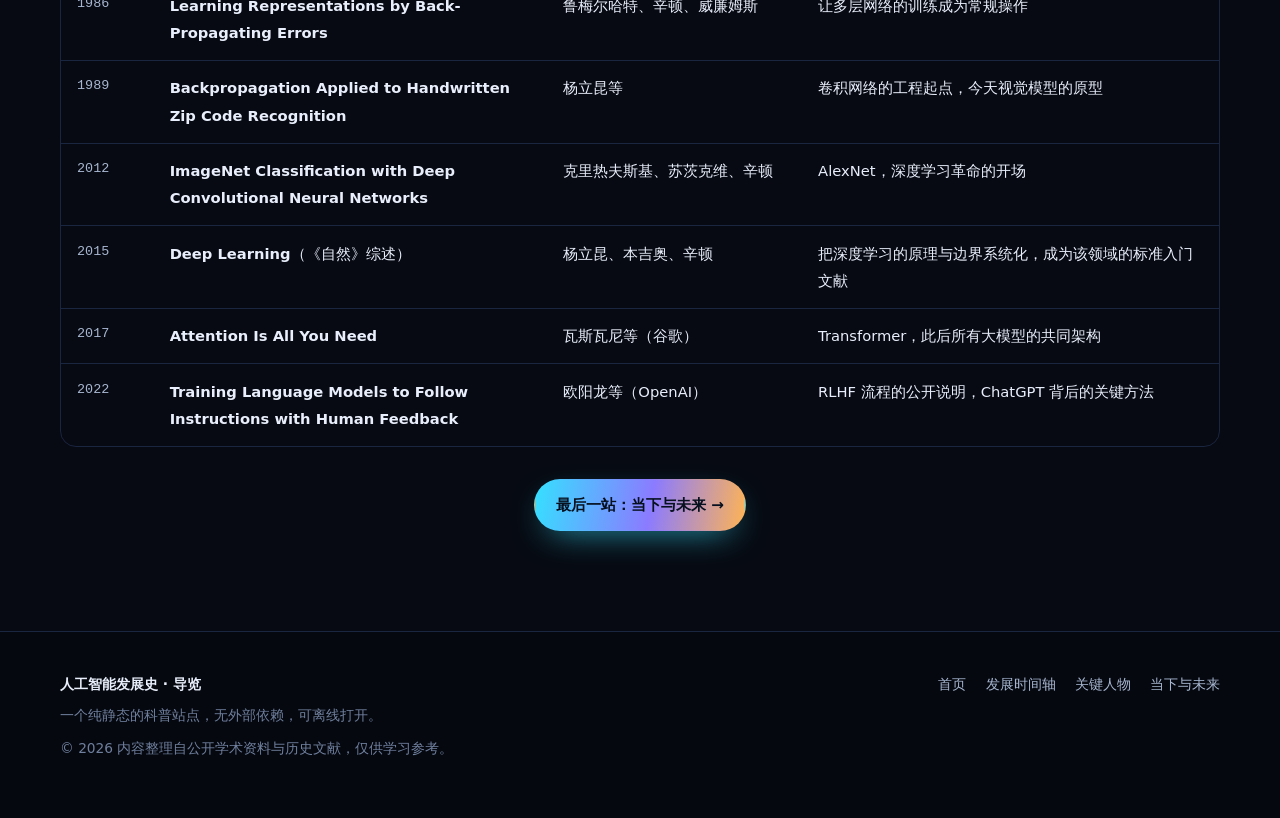
<file: pioneers.html>
<!DOCTYPE html>
<html lang="zh-CN">
<head>
<meta charset="UTF-8">
<meta name="viewport" content="width=device-width, initial-scale=1">
<title>关键人物与技术谱系 · 人工智能发展史</title>
<meta name="description" content="人工智能发展史上的关键人物：从图灵、麦卡洛克、香农、麦卡锡、明斯基，到辛顿、杨立昆、本吉奥、李飞飞、哈萨比斯，以及把感知机一路演化成 Transformer 的技术家谱。">
<link rel="stylesheet" href="assets/css/style.css">
<link rel="icon" href="data:image/svg+xml,<svg xmlns='http://www.w3.org/2000/svg' viewBox='0 0 32 32'><rect width='32' height='32' rx='8' fill='%2335e0ff'/><text x='16' y='23' font-size='18' font-family='monospace' font-weight='bold' text-anchor='middle' fill='%2306101f'>AI</text></svg>">
<meta name="theme-color" content="#070a12">
<link rel="canonical" href="https://ai-history-guide.pages.dev/pioneers.html">
<meta property="og:type" content="article">
<meta property="og:site_name" content="人工智能发展史">
<meta property="og:locale" content="zh_CN">
<meta property="og:title" content="关键人物与技术谱系 · 人工智能发展史">
<meta property="og:description" content="从图灵、麦卡洛克、香农、麦卡锡、明斯基，到辛顿、杨立昆、本吉奥、李飞飞、哈萨比斯；以及从感知机到 Transformer 的八代技术谱系。">
<meta property="og:url" content="https://ai-history-guide.pages.dev/pioneers.html">
<meta property="og:image" content="https://ai-history-guide.pages.dev/assets/og-cover.png">
<meta property="og:image:width" content="1200">
<meta property="og:image:height" content="630">
<meta property="og:image:alt" content="人工智能关键人物与技术谱系">
<meta name="twitter:card" content="summary_large_image">
<meta name="twitter:title" content="关键人物与技术谱系 · 人工智能发展史">
<meta name="twitter:description" content="21 位研究者与从感知机到 Transformer 的八代技术谱系。">
<meta name="twitter:image" content="https://ai-history-guide.pages.dev/assets/og-cover.png">
<script type="application/ld+json">
{
  "@context": "https://schema.org",
  "@type": "WebPage",
  "name": "人工智能关键人物与技术谱系",
  "url": "https://ai-history-guide.pages.dev/pioneers.html",
  "inLanguage": "zh-CN",
  "description": "21 位关键研究者，以及从 M-P 神经元、感知机、反向传播、CNN/LSTM 到 Transformer 的八代技术谱系。",
  "isPartOf": { "@type": "WebSite", "name": "人工智能发展史", "url": "https://ai-history-guide.pages.dev/" }
}
</script>
</head>
<body>
<a class="skip-link" href="#main">跳到主要内容</a>
<div class="progress"></div>

<header class="nav">
  <div class="nav-in">
    <a class="brand" href="index.html">
      <span class="brand-mark" aria-hidden="true">AI</span>
      <span>人工智能发展史<small>1943 — NOW</small></span>
    </a>
    <button class="burger" aria-label="展开导航菜单" aria-expanded="false" aria-controls="site-nav"><span></span><span></span><span></span></button>
    <nav class="nav-links" id="site-nav" aria-label="主导航">
      <a href="index.html">首页</a>
      <a href="timeline.html">发展时间轴</a>
      <a href="pioneers.html">关键人物</a>
      <a href="future.html">当下与未来</a>
    </nav>
  </div>
</header>

<main id="main">

<section class="section" style="padding-top:132px" id="people">
  <div class="wrap">
    <div class="sec-head reveal">
      <span class="kicker">People &amp; Lineage</span>
      <h1 style="font-size:clamp(1.8rem,4.4vw,2.7rem);margin-bottom:.6rem">关键人物与技术谱系</h1>
      <p class="lead" style="margin-bottom:0">
        一项学科的历史，最终是人的历史。下面这些名字大致按「奠基者 → 复兴者 → 当代推动者」排列，
        不是一份排名，而是一条思想传承的线索：从「神经元能否计算」，到「网络能否学习」，再到「规模能否带来智能」。
      </p>
    </div>

    <!-- ===== 奠基者 ===== -->
    <h2 class="h-sec reveal" style="margin:2.6rem 0 .4rem">一、奠基者：把问题提对的人</h2>
    <p class="lead reveal" style="margin-bottom:1.4rem">1943–1969。他们大多在有「AI」这个词之前就已经开始工作，贡献是定义了整个领域的问题框架。</p>

    <div class="grid g3">
      <article class="card person reveal">
        <div class="top"><div class="avatar">阿</div><div><h3>艾伦·图灵</h3><div class="who">1912–1954 · 英国</div></div></div>
        <p>计算机科学与 AI 的共同起点。1950 年用「模仿游戏」把哲学问题转化为可执行的测试，并预判了此后所有主要反对意见。</p>
        <div class="keys"><b>关键词：</b>图灵机 · 图灵测试 · 可计算性</div>
      </article>

      <article class="card person reveal">
        <div class="top"><div class="avatar v3">麦</div><div><h3>沃伦·麦卡洛克 &amp; 沃尔特·皮茨</h3><div class="who">神经生理学 × 逻辑学</div></div></div>
        <p>1943 年提出 M-P 神经元模型，第一次证明简单阈值单元组成的网络可以表达任意逻辑命题，连接主义路线由此发端。</p>
        <div class="keys"><b>关键词：</b>人工神经元 · 阈值逻辑</div>
      </article>

      <article class="card person reveal">
        <div class="top"><div class="avatar v2">香</div><div><h3>克劳德·香农</h3><div class="who">1916–2001 · 美国</div></div></div>
        <p>信息论创始人，也是 1956 年达特茅斯会议的发起人之一。他让「信息」成为可度量的量，为机器学习提供了损失函数与熵的语言。</p>
        <div class="keys"><b>关键词：</b>信息论 · 熵 · 达特茅斯会议</div>
      </article>

      <article class="card person reveal">
        <div class="top"><div class="avatar v3">赫</div><div><h3>唐纳德·赫布</h3><div class="who">1904–1985 · 加拿大</div></div></div>
        <p>1949 年提出赫布学习律：同时激活的神经元连接会被强化。这是反向传播、自组织映射乃至一切「从数据中调整权重」方法的思想原型。</p>
        <div class="keys"><b>关键词：</b>赫布学习律 · 突触可塑性</div>
      </article>

      <article class="card person reveal">
        <div class="top"><div class="avatar">约</div><div><h3>约翰·麦卡锡</h3><div class="who">1927–2011 · 美国</div></div></div>
        <p>「人工智能」一词的提出者，达特茅斯会议的组织者，LISP 语言的发明者。他坚持用数学逻辑刻画智能，奠定了符号主义四十年的统治地位。</p>
        <div class="keys"><b>关键词：</b>AI 命名 · LISP · 逻辑主义</div>
      </article>

      <article class="card person reveal">
        <div class="top"><div class="avatar">马</div><div><h3>马文·明斯基</h3><div class="who">1927–2016 · 美国</div></div></div>
        <p>MIT AI 实验室联合创始人，最早实现神经网络硬件的人之一，也是 1969 年《感知机》的作者。他既是连接主义的先驱，也是它第一次寒冬的推手。</p>
        <div class="keys"><b>关键词：</b>SNARC · 《感知机》· 框架理论</div>
      </article>

      <article class="card person reveal">
        <div class="top"><div class="avatar v2">弗</div><div><h3>弗兰克·罗森布拉特</h3><div class="who">1928–1971 · 美国</div></div></div>
        <p>1958 年提出感知机与可收敛的学习算法，是「让机器自己调整参数」的第一人。他在 1971 年意外去世，神经网络研究也随之进入长期低谷。</p>
        <div class="keys"><b>关键词：</b>感知机 · 学习算法</div>
      </article>

      <article class="card person reveal">
        <div class="top"><div class="avatar v3">纽</div><div><h3>纽厄尔 &amp; 西蒙</h3><div class="who">1927–1992 / 1916–2001 · 美国</div></div></div>
        <p>逻辑理论家、通用问题求解器的作者，把「搜索 + 启发式」确立为解决问题的通用方法。西蒙也是唯一同时获得图灵奖与诺贝尔经济学奖的人。</p>
        <div class="keys"><b>关键词：</b>启发式搜索 · 物理符号系统假设</div>
      </article>

      <article class="card person reveal">
        <div class="top"><div class="avatar v2">阿</div><div><h3>阿瑟·萨缪尔</h3><div class="who">1901–1990 · 美国</div></div></div>
        <p>跳棋程序的作者，1959 年提出「机器学习」这一术语。他的程序能通过自我对弈提升棋力，是「机器无需显式编程即可改进」的最早示范。</p>
        <div class="keys"><b>关键词：</b>机器学习命名 · 自我对弈</div>
      </article>
    </div>

    <!-- ===== 复兴者 ===== -->
    <h2 class="h-sec reveal" style="margin:3.4rem 0 .4rem">二、复兴者：让网络真正能学的人</h2>
    <p class="lead reveal" style="margin-bottom:1.4rem">1980 年代至今。他们解决了「深层网络怎么训练」这个卡了十七年的问题，并把这条路推到工业规模。</p>

    <div class="grid g3">
      <article class="card person reveal">
        <div class="top"><div class="avatar">杰</div><div><h3>杰弗里·辛顿</h3><div class="who">1947– · 英国 / 加拿大</div></div></div>
        <p>反向传播的推广者、深度信念网络的提出者、AlexNet 的导师。四十余年坚持连接主义，在两次寒冬中未曾转向。2023 年离开谷歌以便自由讨论 AI 风险，2024 年获诺贝尔物理学奖。</p>
        <div class="keys"><b>关键词：</b>反向传播 · 深度学习 · 玻尔兹曼机 · AI 风险</div>
      </article>

      <article class="card person reveal">
        <div class="top"><div class="avatar v3">杨</div><div><h3>杨立昆（Yann LeCun）</h3><div class="who">1960– · 法国 / 美国</div></div></div>
        <p>卷积网络的奠基者，1989 年用手写数字识别证明卷积结构有效。他长期主张「世界模型」路线，认为当前自回归语言模型不足以通向真正的智能。</p>
        <div class="keys"><b>关键词：</b>CNN · LeNet · 自监督学习 · 世界模型</div>
      </article>

      <article class="card person reveal">
        <div class="top"><div class="avatar v2">约</div><div><h3>约书亚·本吉奥</h3><div class="who">1964– · 加拿大</div></div></div>
        <p>注意力机制与表征学习的早期推动者之一。近年持续警示先进 AI 的失控风险，是「AI 安全」议题最重要的学术发声者之一。</p>
        <div class="keys"><b>关键词：</b>注意力 · 表征学习 · AI 安全</div>
      </article>

      <article class="card person reveal">
        <div class="top"><div class="avatar">约</div><div><h3>约翰·霍普菲尔德</h3><div class="who">1933– · 美国</div></div></div>
        <p>1982 年用能量函数描述递归网络，把统计物理的方法带入神经网络研究，为 1980 年代连接主义的复苏提供了理论支点。2024 年获诺贝尔物理学奖。</p>
        <div class="keys"><b>关键词：</b>霍普菲尔德网络 · 联想记忆</div>
      </article>

      <article class="card person reveal">
        <div class="top"><div class="avatar v3">李</div><div><h3>李飞飞</h3><div class="who">1976– · 美国</div></div></div>
        <p>ImageNet 的发起人。她用众包方式构建了千万级标注图像数据集，为深度学习提供了最关键的「燃料」与统一评测场。近年推动「空间智能」与以人为本的 AI。</p>
        <div class="keys"><b>关键词：</b>ImageNet · 计算机视觉 · 空间智能</div>
      </article>

      <article class="card person reveal">
        <div class="top"><div class="avatar v2">吴</div><div><h3>吴恩达（Andrew Ng）</h3><div class="who">1976– · 美国 / 英国</div></div></div>
        <p>谷歌大脑与 Coursera 的联合创始人，斯坦福课程与在线公开课让数百万工程师第一次系统学习机器学习。他也是「以数据为中心」这一工程理念的主要倡导者。</p>
        <div class="keys"><b>关键词：</b>Google Brain · 教育普及 · 数据为中心</div>
      </article>

      <article class="card person reveal">
        <div class="top"><div class="avatar">德</div><div><h3>德米斯·哈萨比斯</h3><div class="who">1976– · 英国</div></div></div>
        <p>DeepMind 联合创始人。AlphaGo 证明强化学习能攻克直觉型博弈，AlphaFold 2 把深度学习变成基础科学的工具。2024 年获诺贝尔化学奖。</p>
        <div class="keys"><b>关键词：</b>AlphaGo · AlphaFold · AI for Science</div>
      </article>

      <article class="card person reveal">
        <div class="top"><div class="avatar v3">伊</div><div><h3>伊利亚·苏茨克维</h3><div class="who">1986– · 俄罗斯 / 加拿大</div></div></div>
        <p>AlexNet 作者之一，OpenAI 前首席科学家，是 GPT 系列与「规模定律」路线的核心推动者。他长期关注超级智能的对齐问题，并因此离开 OpenAI 另创研究机构。</p>
        <div class="keys"><b>关键词：</b>AlexNet · GPT 系列 · 对齐</div>
      </article>

      <article class="card person reveal">
        <div class="top"><div class="avatar v2">梁</div><div><h3>梁文锋</h3><div class="who">1985– · 中国</div></div></div>
        <p>深度求索（DeepSeek）创始人。2025 年 1 月开源的 R1 推理模型以显著低于同行的训练成本达到接近前沿的表现，并公开技术细节，改变了「只有巨额算力才能做前沿模型」的行业叙事。</p>
        <div class="keys"><b>关键词：</b>开源 · 推理模型 · 成本效率</div>
      </article>

      <article class="card person reveal">
        <div class="top"><div class="avatar">山</div><div><h3>山姆·奥尔特曼</h3><div class="who">1985– · 美国</div></div></div>
        <p>OpenAI 首席执行官。ChatGPT 的产品化与大规模商业化由他主导，也使他成为全球关于 AI 收益分配与监管辩论中最受关注、争议也最多的产业人物之一。</p>
        <div class="keys"><b>关键词：</b>ChatGPT · 产品化 · 治理争论</div>
      </article>

      <article class="card person reveal">
        <div class="top"><div class="avatar v3">达</div><div><h3>达里奥·阿莫代伊</h3><div class="who">1983– · 美国</div></div></div>
        <p>Anthropic 联合创始人兼首席执行官，此前在 OpenAI 参与 GPT-2 / GPT-3 相关工作。他主导的「宪法式 AI」尝试用成文原则替代部分人工标注，是可扩展对齐的一条主流技术路径。</p>
        <div class="keys"><b>关键词：</b>Constitutional AI · 可解释性 · AI 安全</div>
      </article>
    </div>

    <div class="note reveal" style="margin-top:1.8rem">
      <b>一份名单必然有遗漏。</b>这里没有列出的人同样塑造了这段历史，例如：提出 SVM 的万普尼克与科尔特斯，
      提出 LSTM 的霍赫赖特与施密德胡贝尔，发明 GAN 的古德费洛，提出 ResNet 的何恺明，以及构建 WordNet、CYC、Prolog 与无数开源工具的工程师群体。
      他们共同构成了 AI 的真实分工结构——极少数的旗帜，与数量庞大的具体贡献者。
    </div>
  </div>
</section>

<!-- ===== 技术谱系 ===== -->
<section class="section" id="lineage">
  <div class="wrap">
    <div class="sec-head reveal">
      <span class="kicker">Lineage</span>
      <h2 class="h-sec">技术谱系：从一颗神经元到 Transformer</h2>
      <p class="lead">
        如果只看一条主线，今天所有大模型都可以追溯到 1943 年的那个数学模型。
        每一代都在解决上一代留下的具体缺陷——下面每一行的「解决的问题」，就是它存在的理由。
      </p>
    </div>

    <div class="grid" style="gap:.85rem">
      <div class="era reveal">
        <div class="span">G1 · 1943</div>
        <div><h3>M-P 神经元 → 感知机</h3><p>用阈值单元与权重表示简单决策。<b style="color:var(--cyan)">解决的问题：</b>能否用数学单元表达逻辑；<b style="color:var(--rose)">遗留问题：</b>权重靠人工设定，机器不会自己学。</p><div class="tagline"># 表达力</div></div>
      </div>
      <div class="era reveal">
        <div class="span">G2 · 1958–1969</div>
        <div><h3>感知机学习算法</h3><p>根据分类错误自动更新权重。<b style="color:var(--cyan)">解决的问题：</b>机器可以自己学；<b style="color:var(--rose)">遗留问题：</b>只能处理线性可分问题，多层网络无法训练。</p><div class="tagline"># 可学习性</div></div>
      </div>
      <div class="era reveal">
        <div class="span">G3 · 1986</div>
        <div><h3>反向传播 + 多层网络</h3><p>用链式法则把误差逐层回传，训练深层网络成为可能。<b style="color:var(--cyan)">解决的问题：</b>多层网络的训练；<b style="color:var(--rose)">遗留问题：</b>梯度消失、数据太少、算力不足。</p><div class="tagline"># 深度</div></div>
      </div>
      <div class="era reveal">
        <div class="span">G4 · 1989–1997</div>
        <div><h3>CNN 与 LSTM</h3><p>卷积共享权重处理图像，门控机制处理长序列。<b style="color:var(--cyan)">解决的问题：</b>图像与序列的结构化建模；<b style="color:var(--rose)">遗留问题：</b>特征仍需标注数据，跨任务迁移困难。</p><div class="tagline"># 结构化</div></div>
      </div>
      <div class="era reveal">
        <div class="span">G5 · 2006–2012</div>
        <div><h3>深度学习 + GPU + 大数据</h3><p>ReLU、Dropout、批量归一化让深网络可训，ImageNet 与 GPU 提供燃料和引擎。<b style="color:var(--cyan)">解决的问题：</b>规模化训练；<b style="color:var(--rose)">遗留问题：</b>每个任务都要重新标注、重新训练。</p><div class="tagline"># 规模化</div></div>
      </div>
      <div class="era reveal">
        <div class="span">G6 · 2017–2020</div>
        <div><h3>Transformer + 预训练</h3><p>自注意力取代循环结构，训练可大规模并行；预训练 + 微调让一个模型服务多种任务。<b style="color:var(--cyan)">解决的问题：</b>并行效率与通用性；<b style="color:var(--rose)">遗留问题：</b>输出不可控、不遵循人类意图。</p><div class="tagline"># 通用性</div></div>
      </div>
      <div class="era reveal">
        <div class="span">G7 · 2022–2024</div>
        <div><h3>RLHF + 多模态</h3><p>用人类反馈把语言模型对齐成助手，图文音视频统一到同一模型。<b style="color:var(--cyan)">解决的问题：</b>可用性与交互形态；<b style="color:var(--rose)">遗留问题：</b>幻觉、复杂推理薄弱、算力成本高。</p><div class="tagline"># 对齐</div></div>
      </div>
      <div class="era reveal">
        <div class="span">G8 · 2024–</div>
        <div><h3>推理模型与智能体</h3><p>在回答前进行长链条思考，用可验证奖励强化推理过程，并让模型调用工具完成多步任务。<b style="color:var(--cyan)">解决的问题：</b>数学、代码与多步规划；<b style="color:var(--rose)">待解问题：</b>可靠性、长任务稳定性与治理。</p><div class="tagline"># 测试时计算</div></div>
      </div>
    </div>
  </div>
</section>

<!-- ===== 经典文献 ===== -->
<section class="section" id="papers">
  <div class="wrap">
    <div class="sec-head reveal">
      <span class="kicker">Reading</span>
      <h2 class="h-sec">十篇改变了方向的文献</h2>
      <p class="lead">如果只读十份原始材料，就是这十份。它们分别标记了一个转折点，按时间排列。</p>
    </div>

    <div class="table-scroll reveal">
      <table>
        <thead>
          <tr><th style="width:8%">年份</th><th style="width:34%">文献</th><th style="width:22%">作者</th><th>为什么重要</th></tr>
        </thead>
        <tbody>
          <tr><td class="mono">1943</td><td><b>A Logical Calculus of the Ideas Immanent in Nervous Activity</b></td><td>麦卡洛克、皮茨</td><td>第一个人工神经元模型，连接主义的起点</td></tr>
          <tr><td class="mono">1950</td><td><b>Computing Machinery and Intelligence</b></td><td>图灵</td><td>把「机器能否思考」变成可操作的测试</td></tr>
          <tr><td class="mono">1958</td><td><b>The Perceptron: A Probabilistic Model for Information Storage and Organization in the Brain</b></td><td>罗森布拉特</td><td>第一个能从数据中学习的神经网络模型</td></tr>
          <tr><td class="mono">1969</td><td><b>Perceptrons</b></td><td>明斯基、帕佩特</td><td>指出单层网络的表达极限，直接引发第一次寒冬</td></tr>
          <tr><td class="mono">1986</td><td><b>Learning Representations by Back-Propagating Errors</b></td><td>鲁梅尔哈特、辛顿、威廉姆斯</td><td>让多层网络的训练成为常规操作</td></tr>
          <tr><td class="mono">1989</td><td><b>Backpropagation Applied to Handwritten Zip Code Recognition</b></td><td>杨立昆等</td><td>卷积网络的工程起点，今天视觉模型的原型</td></tr>
          <tr><td class="mono">2012</td><td><b>ImageNet Classification with Deep Convolutional Neural Networks</b></td><td>克里热夫斯基、苏茨克维、辛顿</td><td>AlexNet，深度学习革命的开场</td></tr>
          <tr><td class="mono">2015</td><td><b>Deep Learning</b>（《自然》综述）</td><td>杨立昆、本吉奥、辛顿</td><td>把深度学习的原理与边界系统化，成为该领域的标准入门文献</td></tr>
          <tr><td class="mono">2017</td><td><b>Attention Is All You Need</b></td><td>瓦斯瓦尼等（谷歌）</td><td>Transformer，此后所有大模型的共同架构</td></tr>
          <tr><td class="mono">2022</td><td><b>Training Language Models to Follow Instructions with Human Feedback</b></td><td>欧阳龙等（OpenAI）</td><td>RLHF 流程的公开说明，ChatGPT 背后的关键方法</td></tr>
        </tbody>
      </table>
    </div>

    <p class="center" style="margin-top:2rem">
      <a class="btn btn-primary" href="future.html">最后一站：当下与未来 →</a>
    </p>
  </div>
</section>

</main>

<footer class="footer">
  <div class="wrap footer-in">
    <div>
      <div style="color:var(--text);font-weight:700;margin-bottom:.3rem">人工智能发展史 · 导览</div>
      <div>一个纯静态的科普站点，无外部依赖，可离线打开。</div>
      <div class="small" style="margin-top:.5rem">© <span data-year>2026</span> 内容整理自公开学术资料与历史文献，仅供学习参考。</div>
    </div>
    <nav class="footer-nav">
      <a href="index.html">首页</a>
      <a href="timeline.html">发展时间轴</a>
      <a href="pioneers.html">关键人物</a>
      <a href="future.html">当下与未来</a>
    </nav>
  </div>
</footer>

<button class="totop" aria-label="返回顶部">↑</button>
<script src="assets/js/main.js"></script>
</body>
</html>
</file>
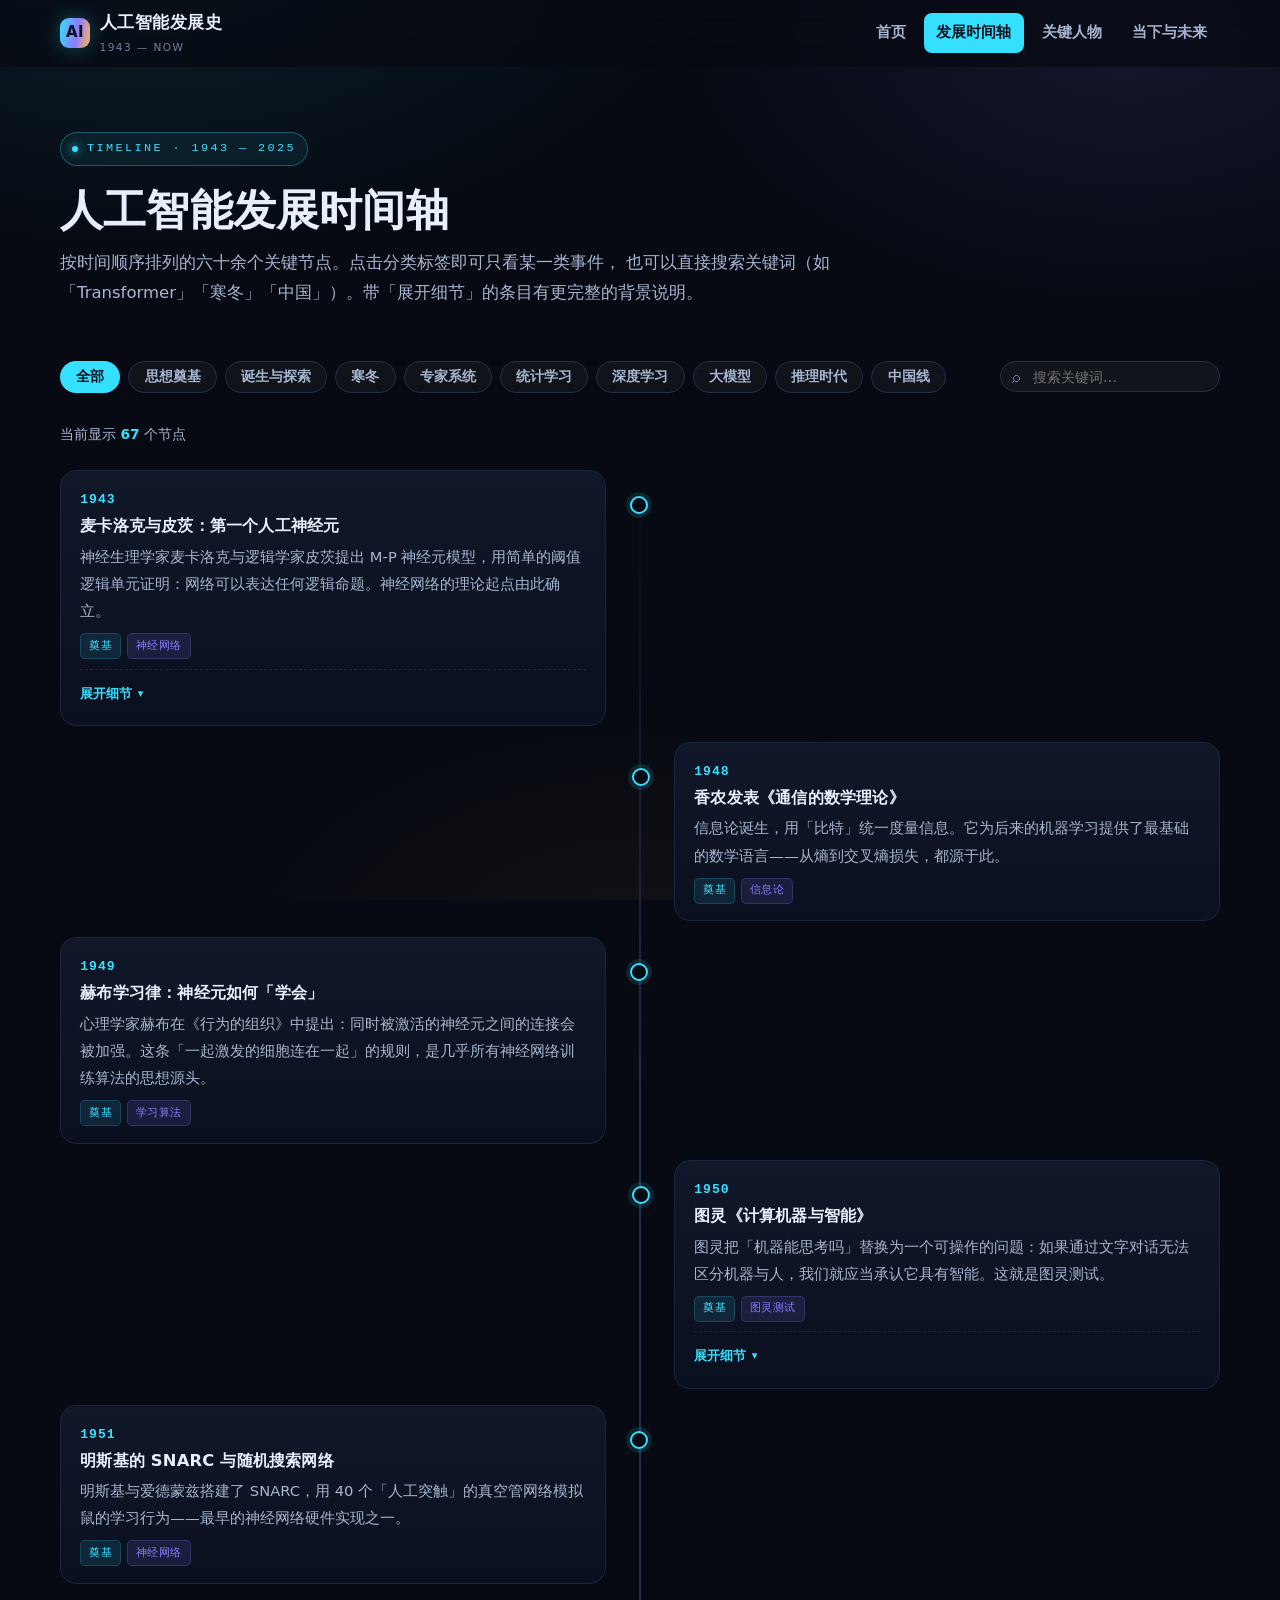
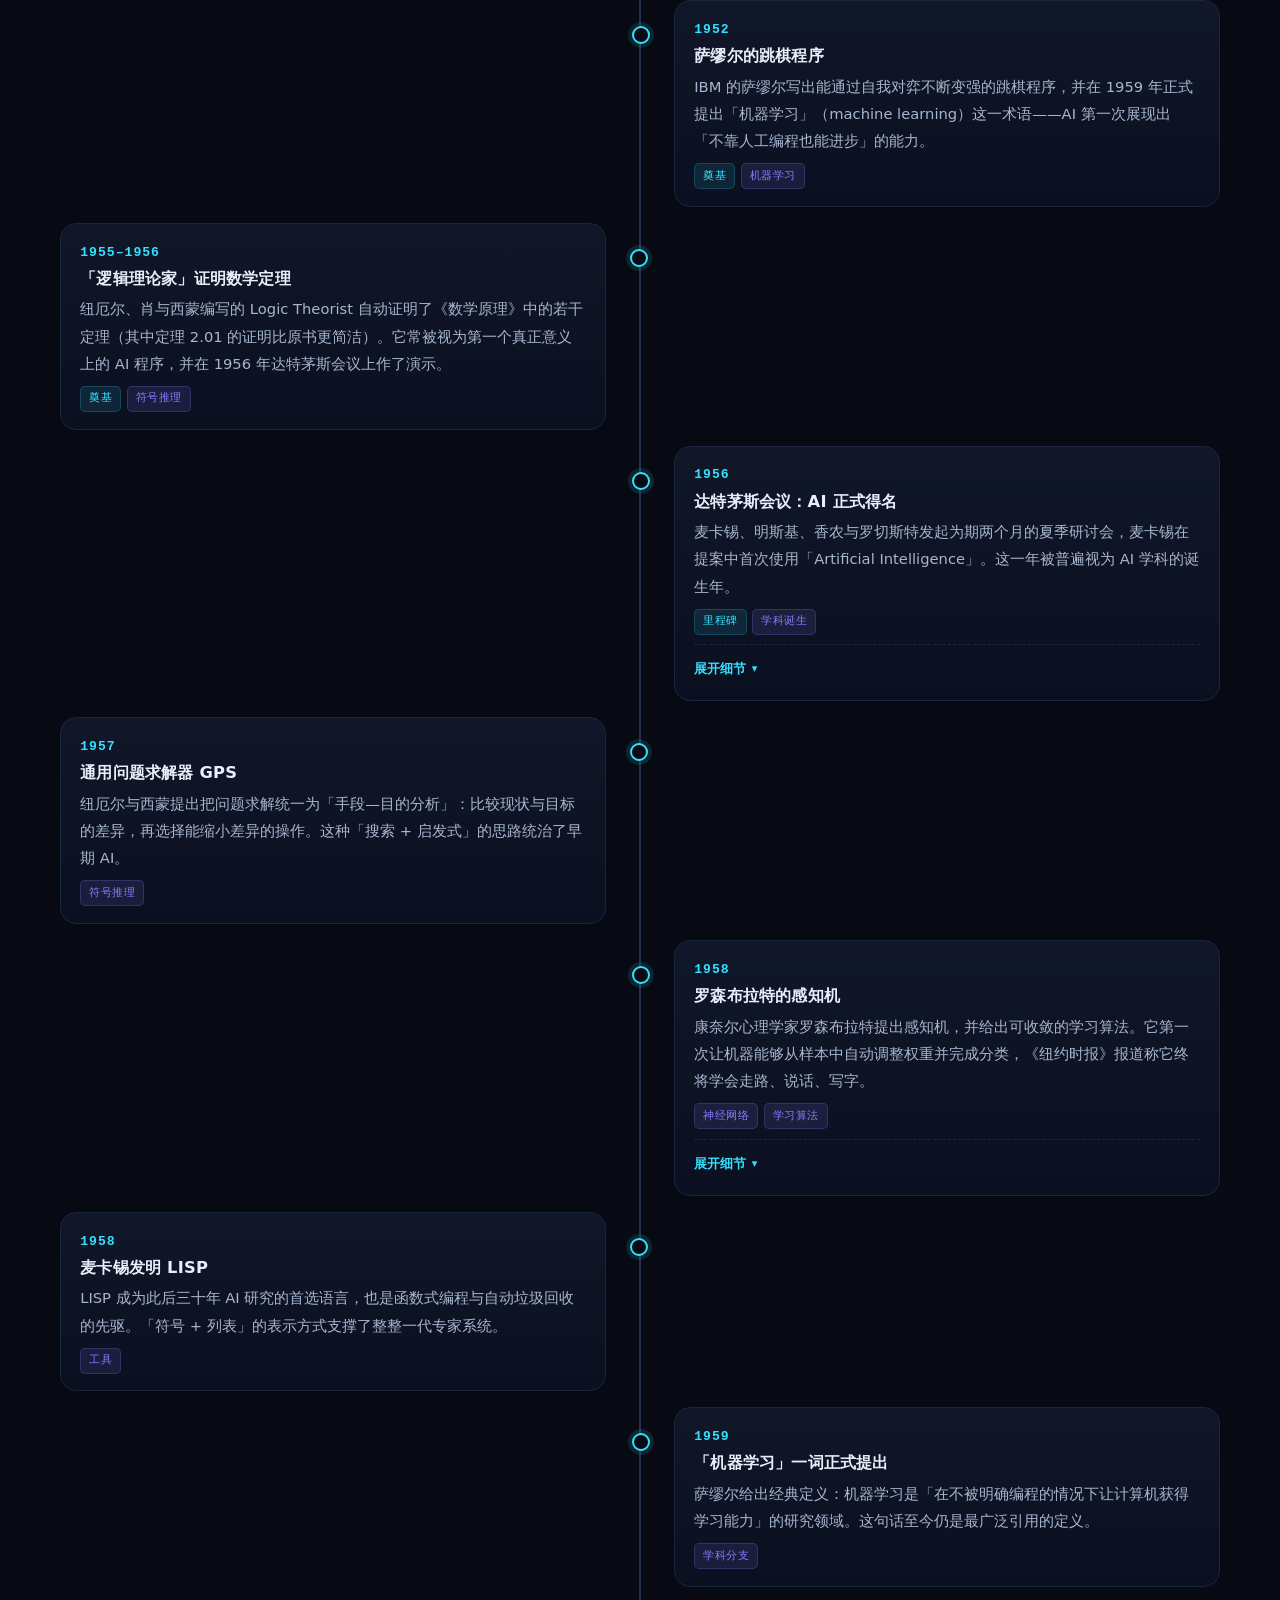
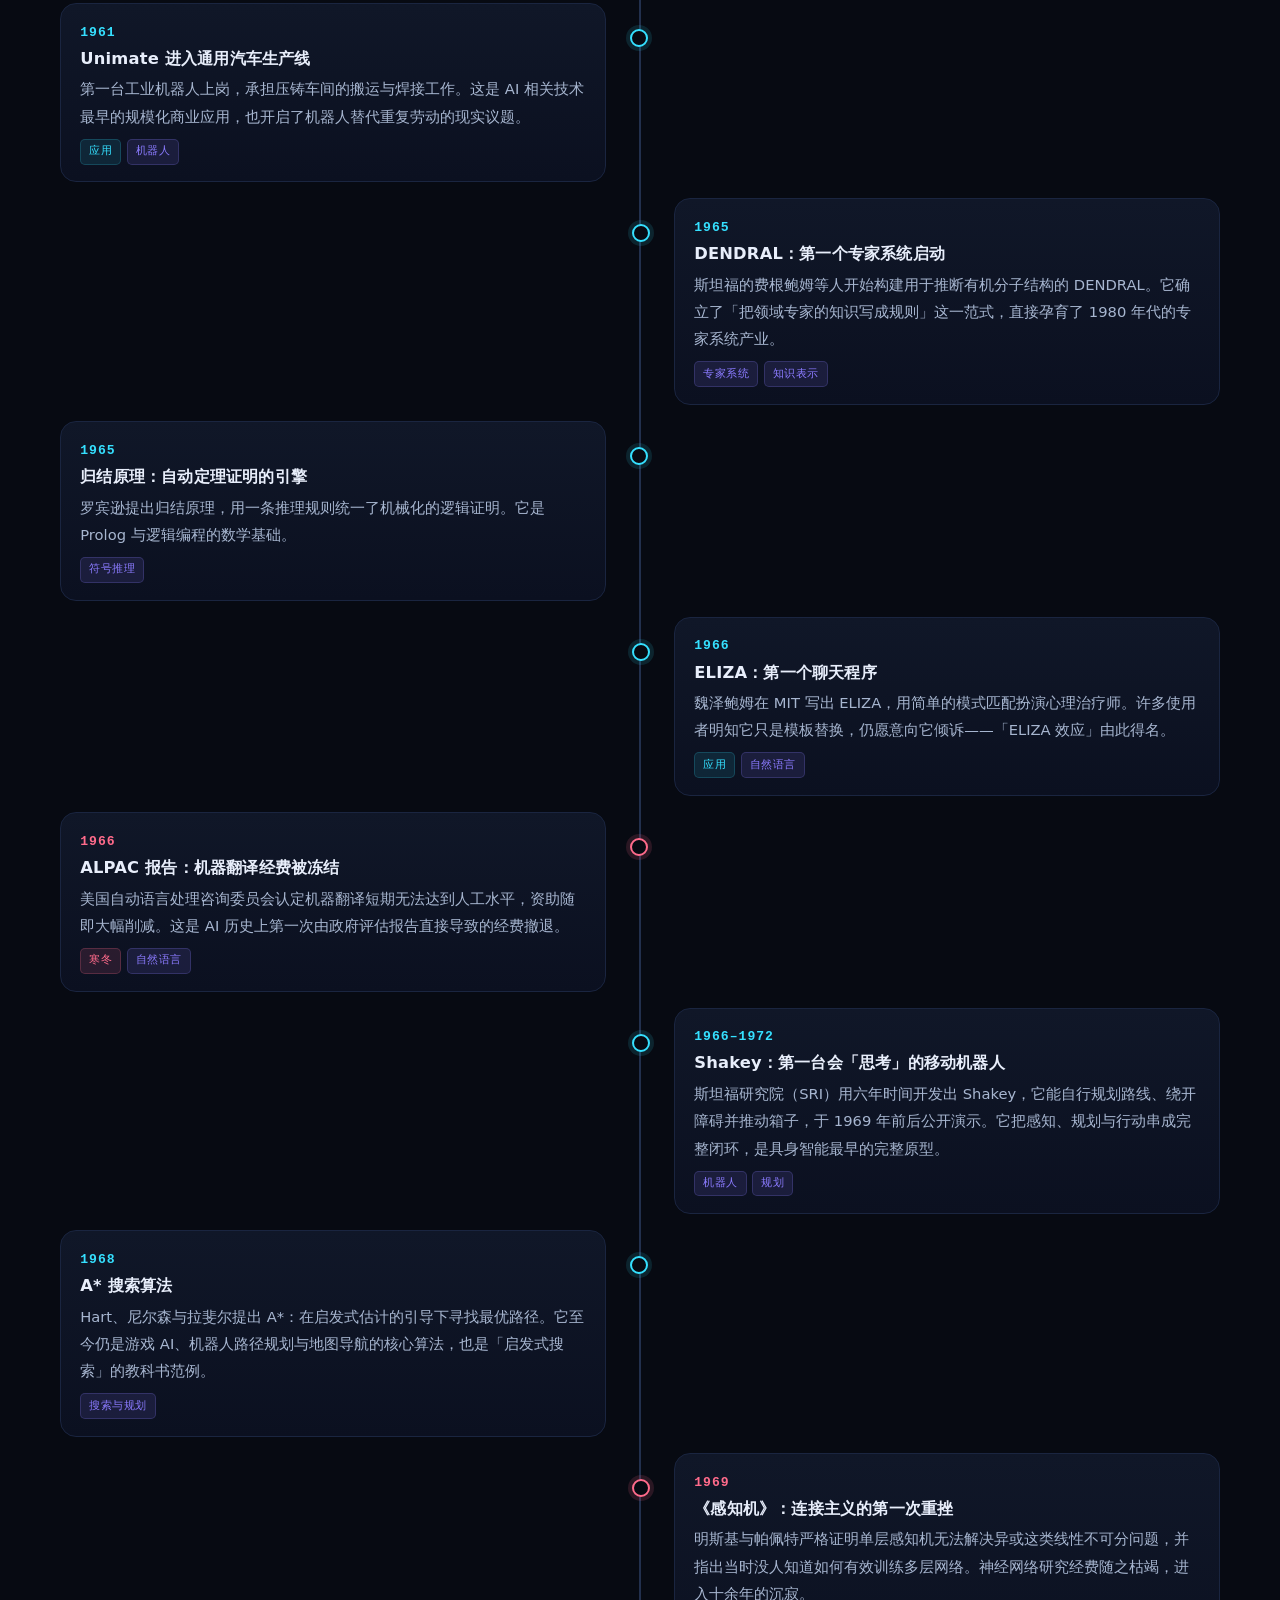
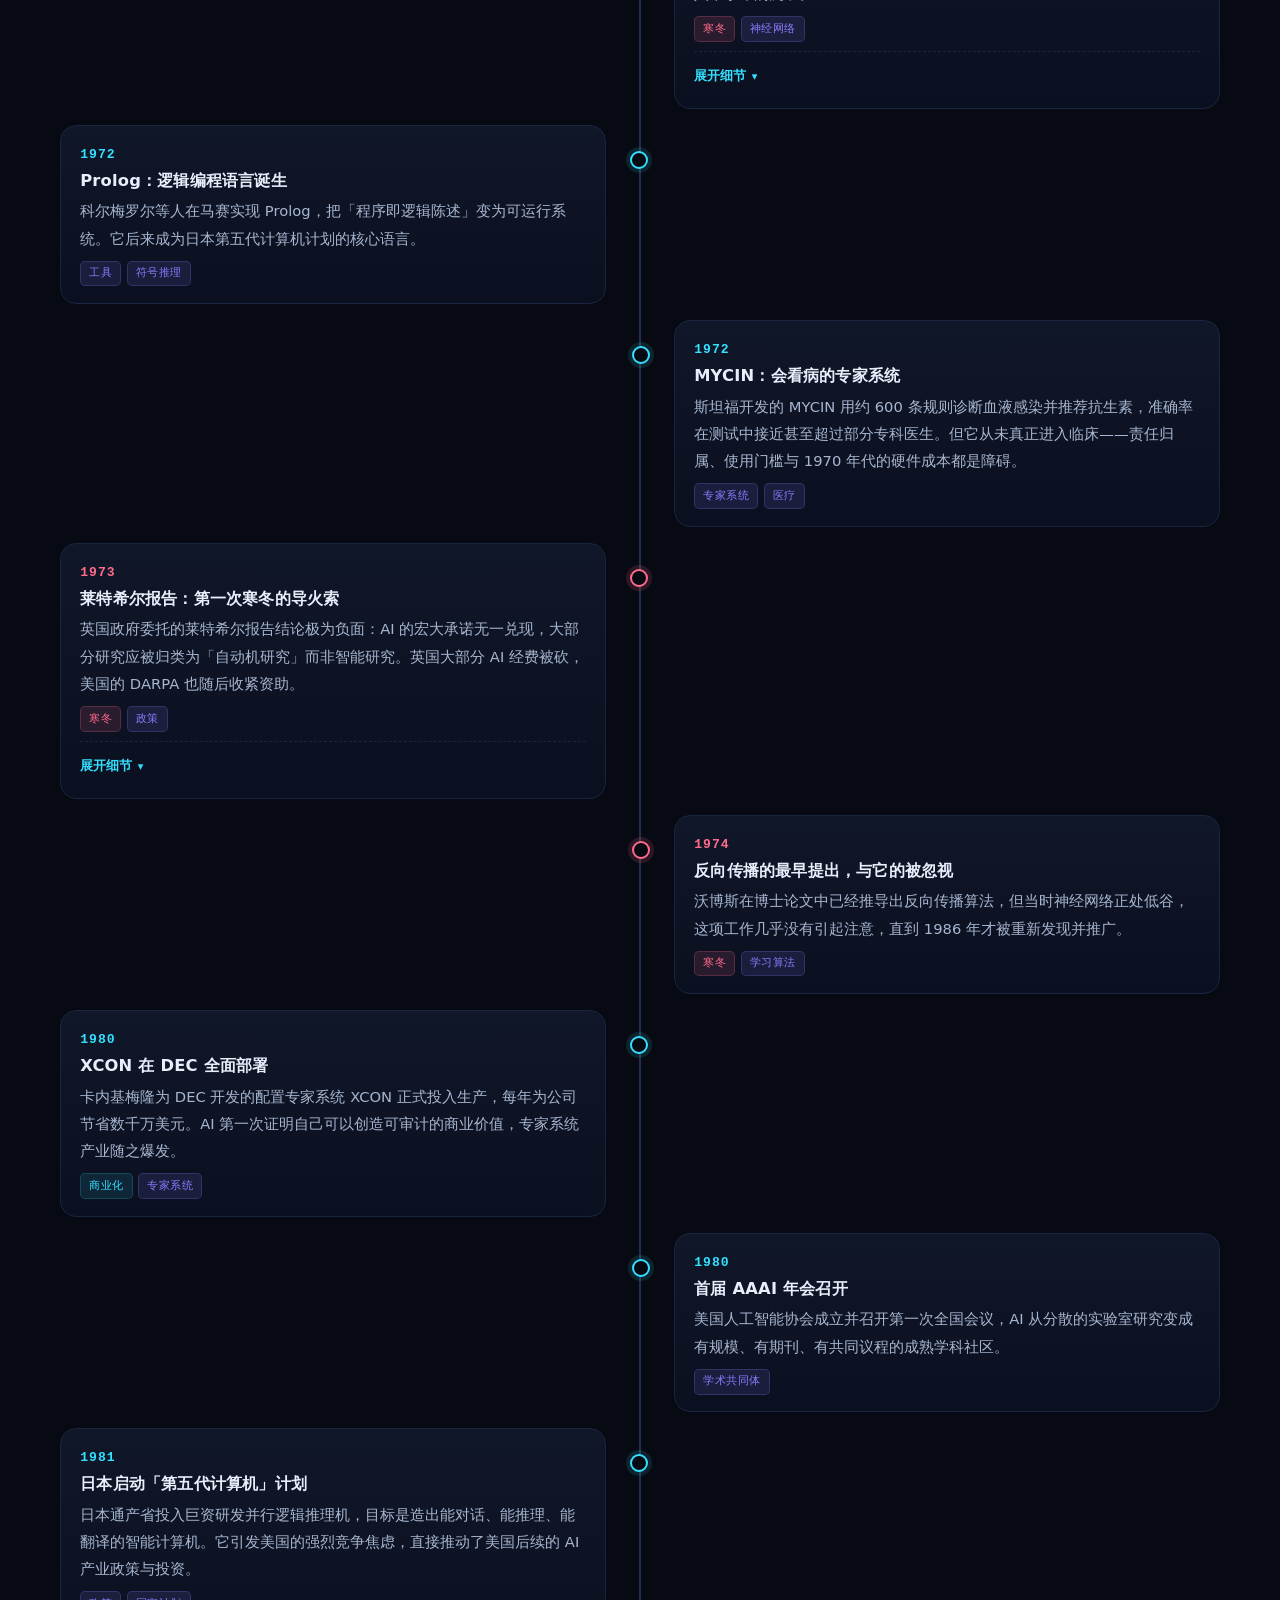
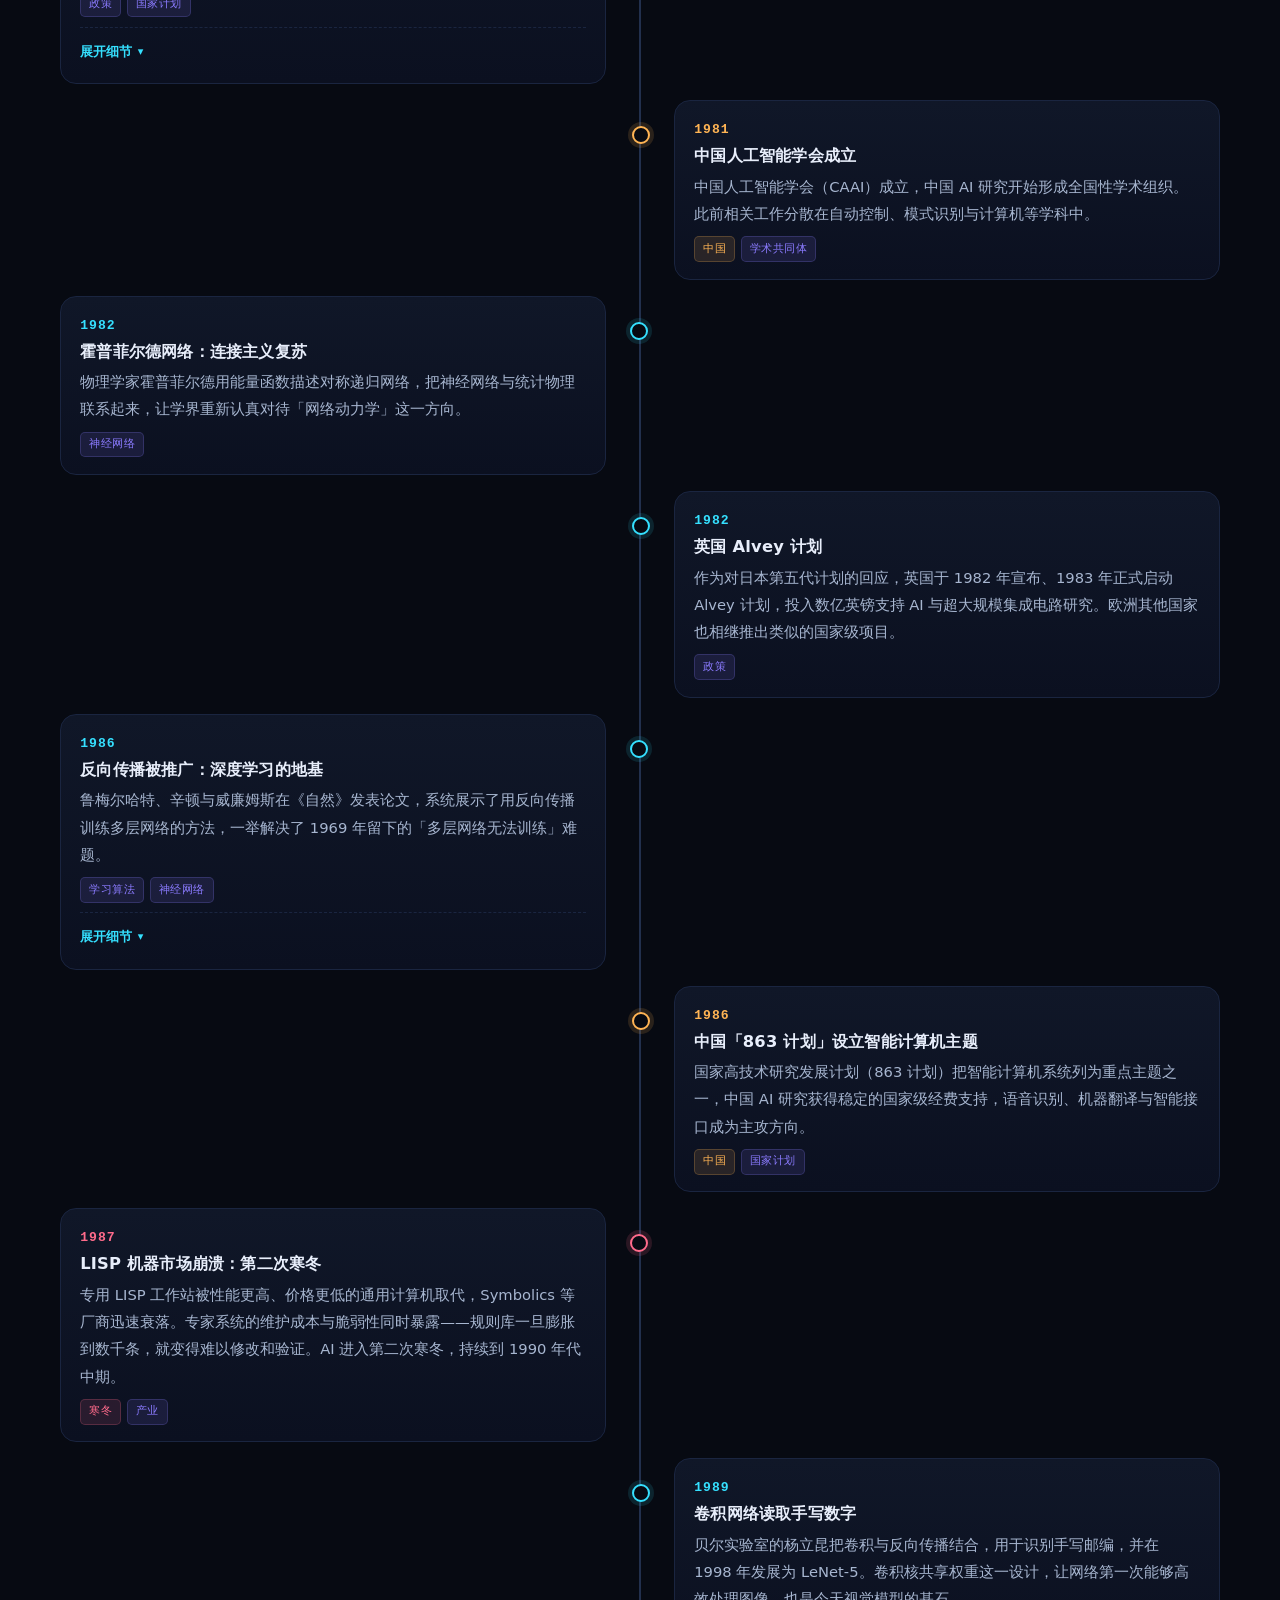
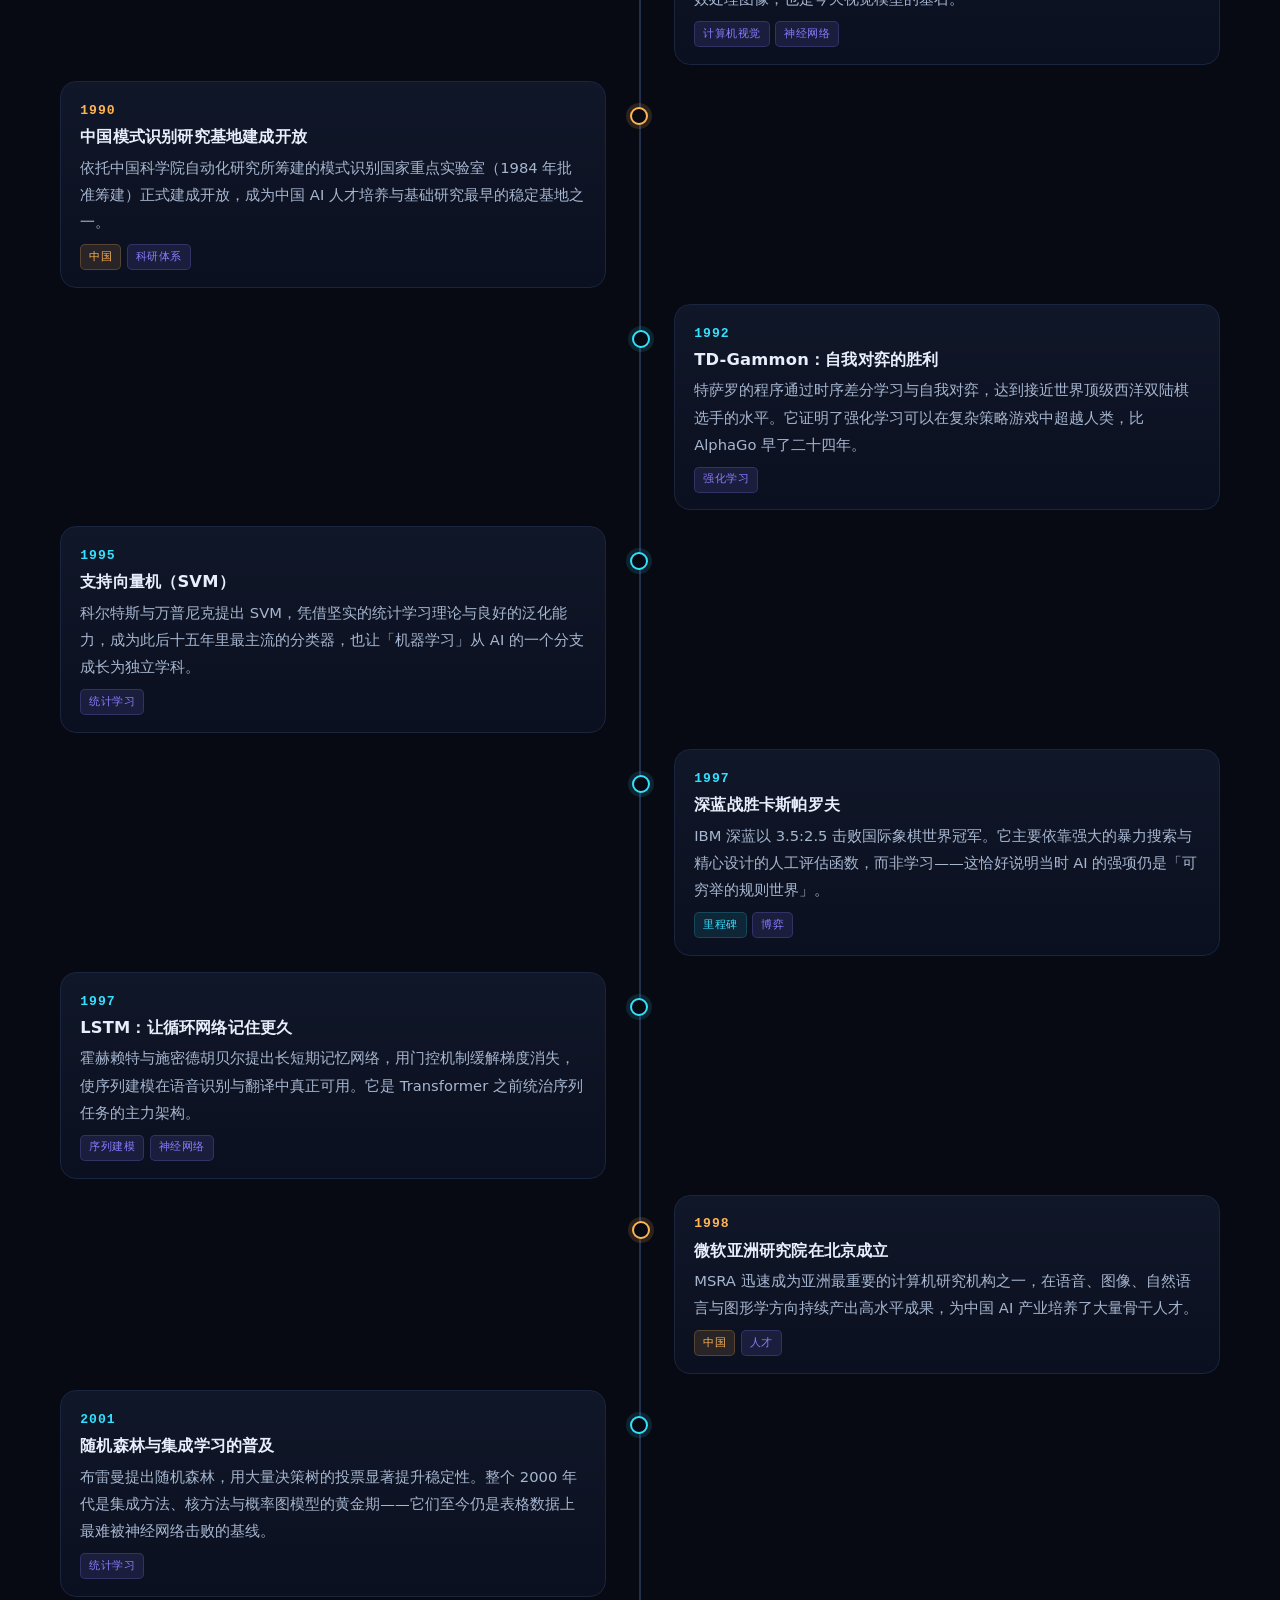
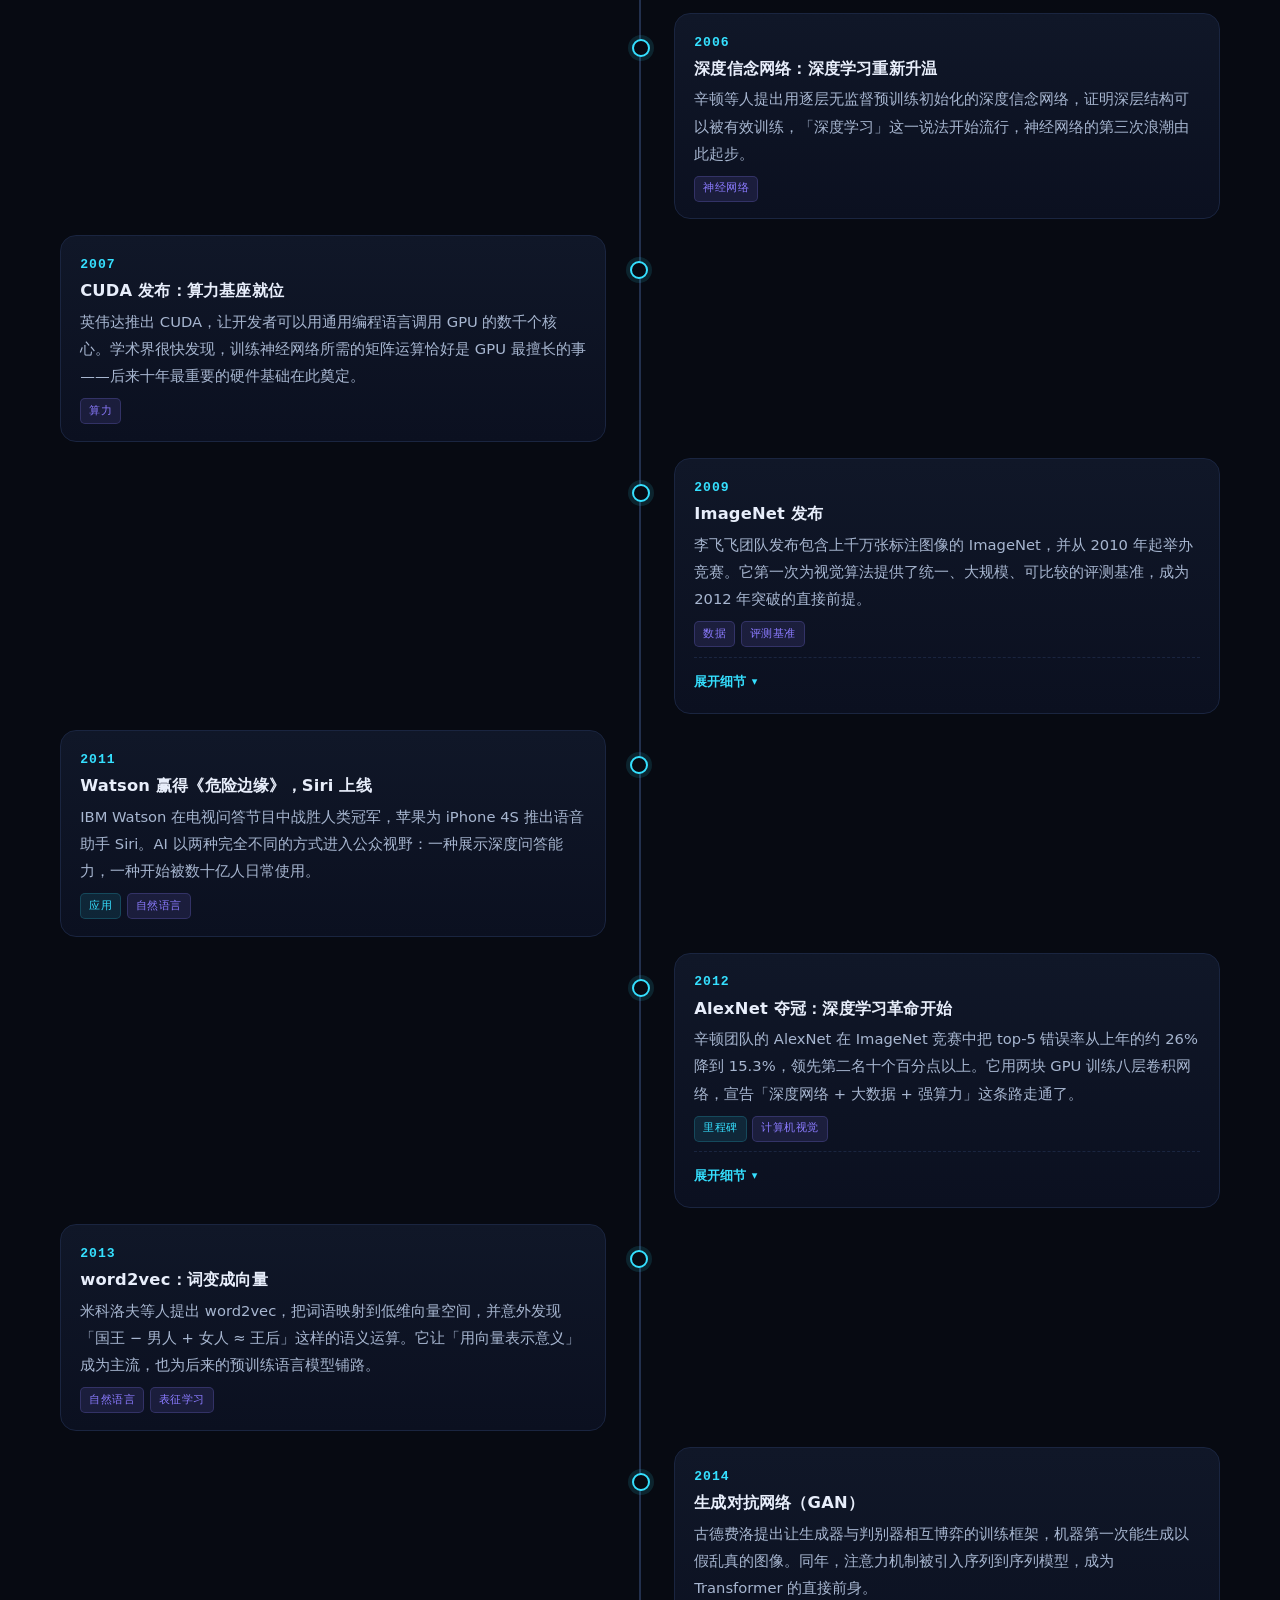
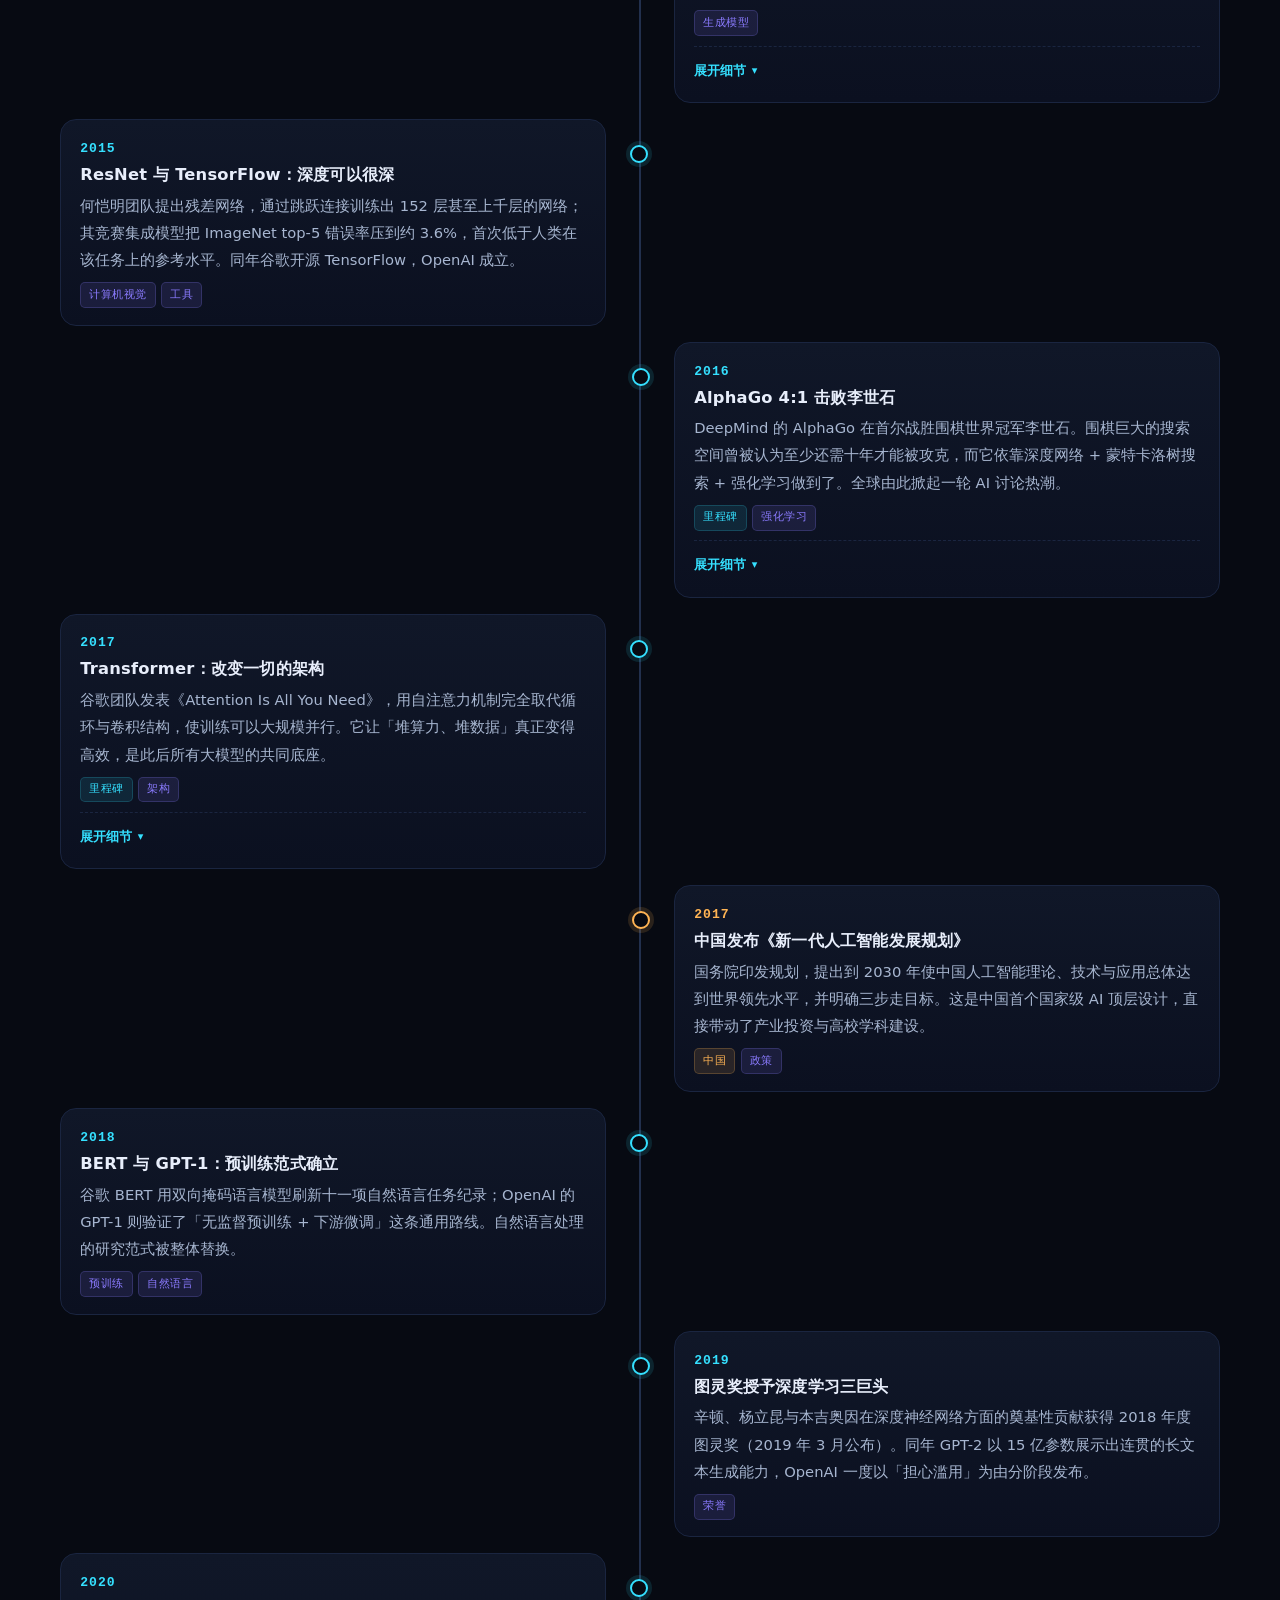
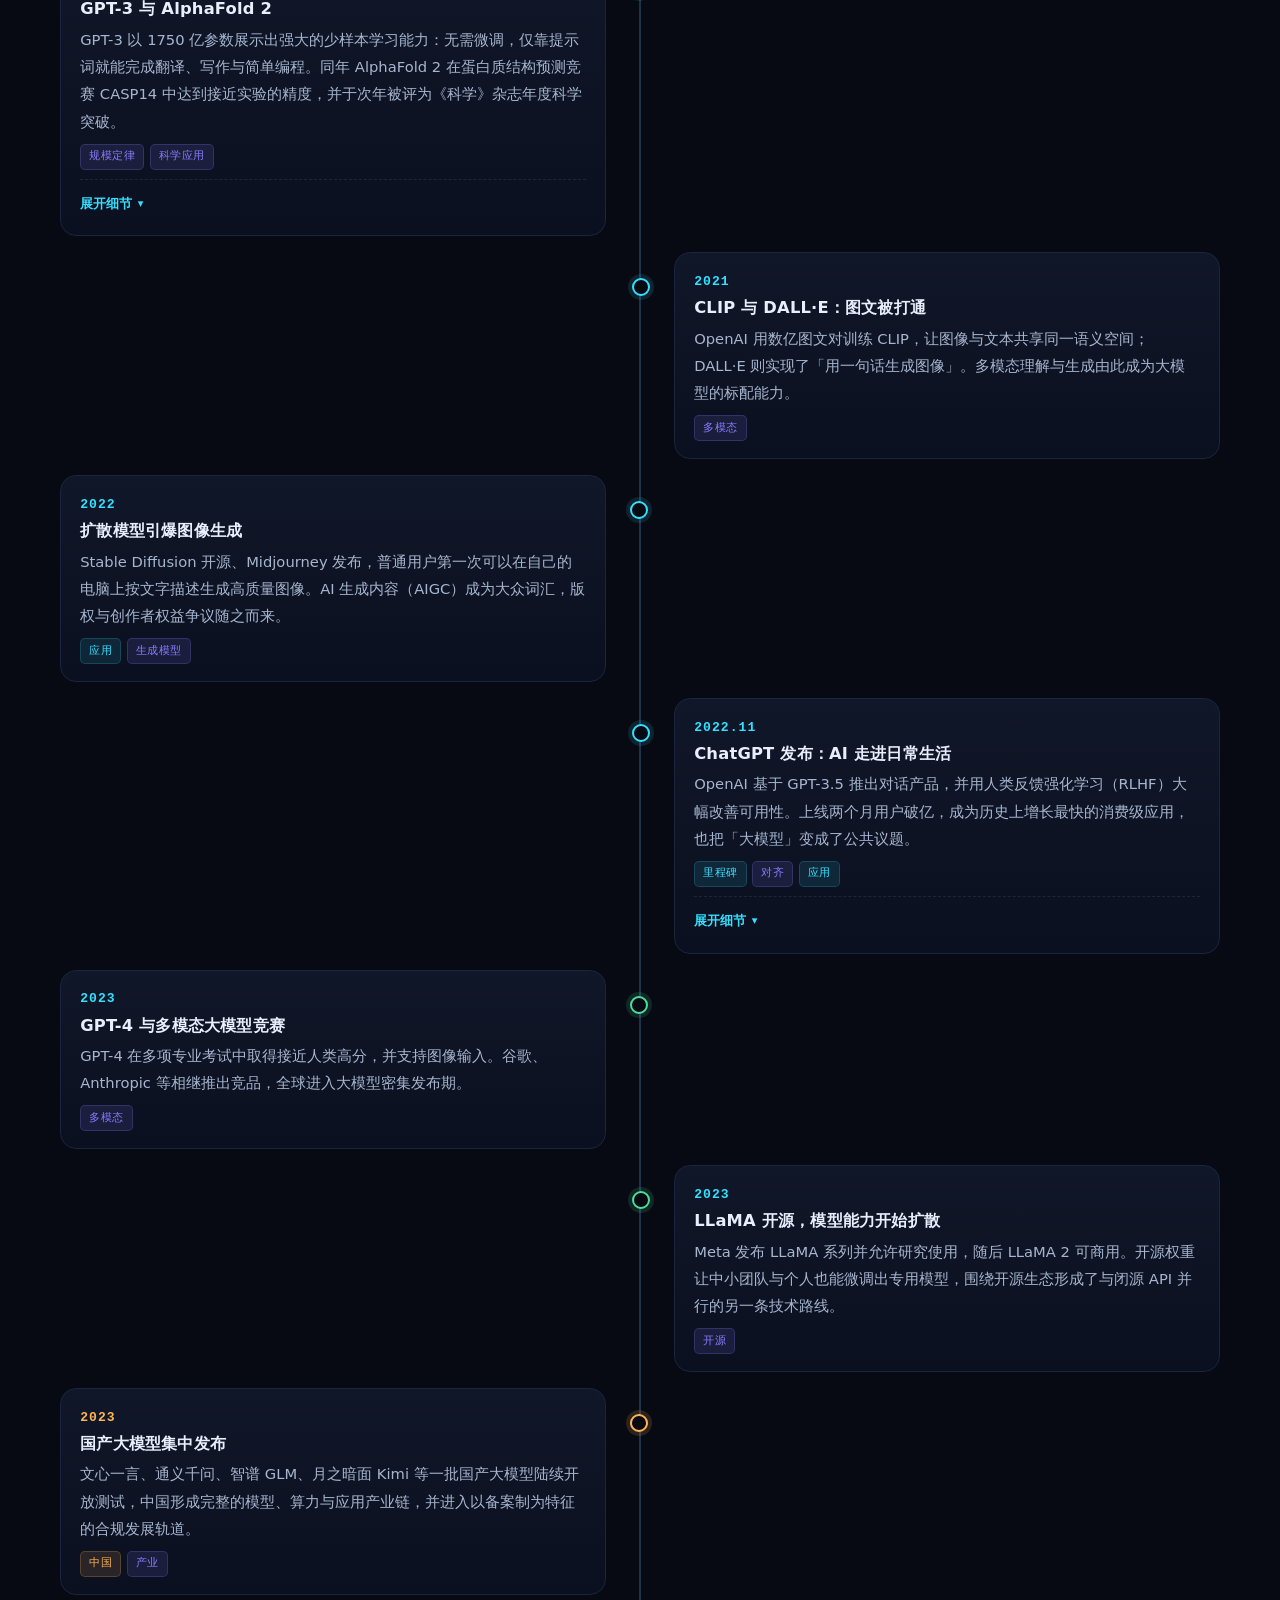
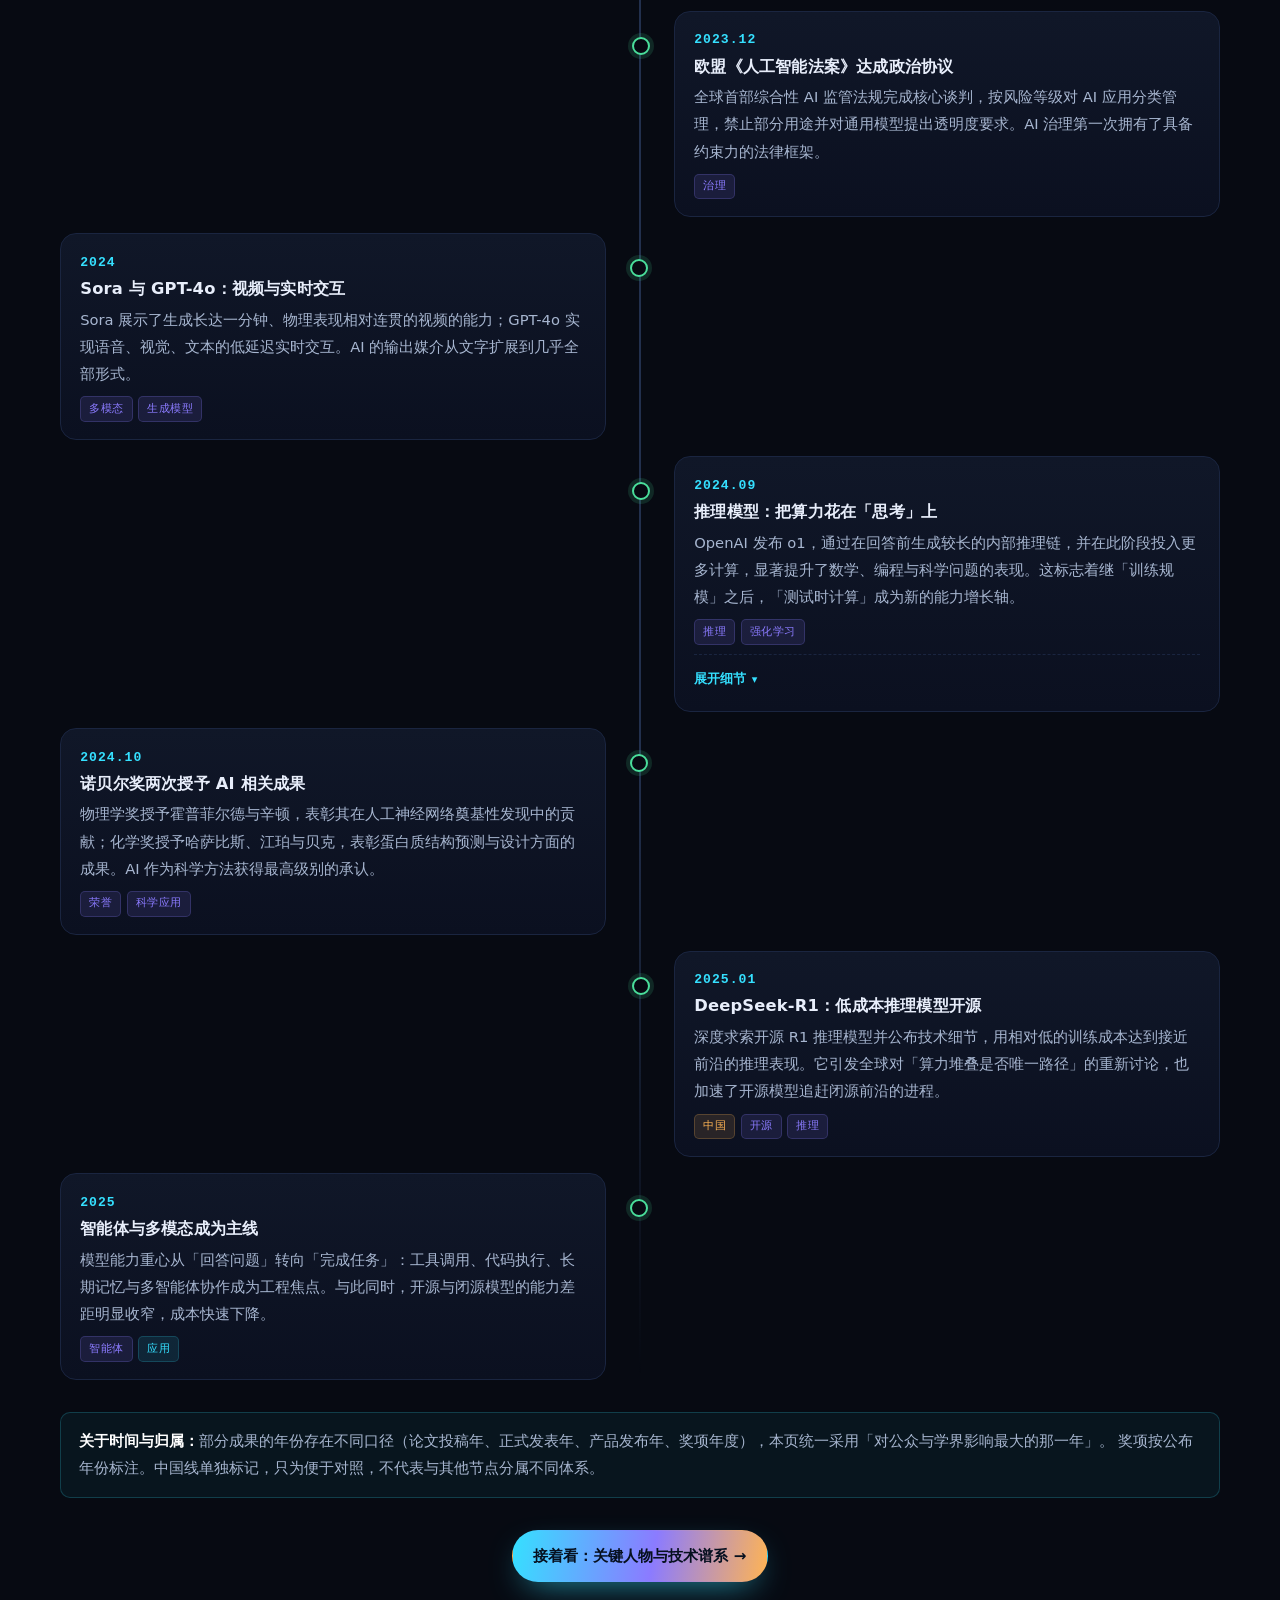
<file: timeline.html>
<!DOCTYPE html>
<html lang="zh-CN">
<head>
<meta charset="UTF-8">
<meta name="viewport" content="width=device-width, initial-scale=1">
<title>发展时间轴 · 人工智能发展史</title>
<meta name="description" content="人工智能发展完整时间轴：1943 年至 2025 年六十余个关键节点，涵盖思想奠基、两次寒冬、专家系统、统计学习、深度学习、大模型与推理时代，并单列中国 AI 发展线。">
<link rel="stylesheet" href="assets/css/style.css">
<link rel="icon" href="data:image/svg+xml,<svg xmlns='http://www.w3.org/2000/svg' viewBox='0 0 32 32'><rect width='32' height='32' rx='8' fill='%2335e0ff'/><text x='16' y='23' font-size='18' font-family='monospace' font-weight='bold' text-anchor='middle' fill='%2306101f'>AI</text></svg>">
<meta name="theme-color" content="#070a12">
<link rel="canonical" href="https://ai-history-guide.pages.dev/timeline.html">
<meta property="og:type" content="article">
<meta property="og:site_name" content="人工智能发展史">
<meta property="og:locale" content="zh_CN">
<meta property="og:title" content="发展时间轴 · 人工智能发展史">
<meta property="og:description" content="1943 至 2025 年 67 个关键节点：思想奠基、两次寒冬、专家系统、统计学习、深度学习、大模型与推理时代，并单列中国 AI 发展线。">
<meta property="og:url" content="https://ai-history-guide.pages.dev/timeline.html">
<meta property="og:image" content="https://ai-history-guide.pages.dev/assets/og-cover.png">
<meta property="og:image:width" content="1200">
<meta property="og:image:height" content="630">
<meta property="og:image:alt" content="人工智能发展时间轴 1943—2025">
<meta name="twitter:card" content="summary_large_image">
<meta name="twitter:title" content="发展时间轴 · 人工智能发展史">
<meta name="twitter:description" content="1943 至 2025 年 67 个关键节点，可筛选、可搜索。">
<meta name="twitter:image" content="https://ai-history-guide.pages.dev/assets/og-cover.png">
<script type="application/ld+json">
{
  "@context": "https://schema.org",
  "@type": "WebPage",
  "name": "人工智能发展时间轴",
  "url": "https://ai-history-guide.pages.dev/timeline.html",
  "inLanguage": "zh-CN",
  "description": "1943 至 2025 年 67 个关键节点，涵盖思想奠基、两次寒冬、专家系统、统计学习、深度学习、大模型与推理时代，并单列中国 AI 发展线。",
  "isPartOf": { "@type": "WebSite", "name": "人工智能发展史", "url": "https://ai-history-guide.pages.dev/" }
}
</script>
</head>
<body>
<a class="skip-link" href="#main">跳到主要内容</a>
<div class="progress"></div>

<header class="nav">
  <div class="nav-in">
    <a class="brand" href="index.html">
      <span class="brand-mark" aria-hidden="true">AI</span>
      <span>人工智能发展史<small>1943 — NOW</small></span>
    </a>
    <button class="burger" aria-label="展开导航菜单" aria-expanded="false" aria-controls="site-nav"><span></span><span></span><span></span></button>
    <nav class="nav-links" id="site-nav" aria-label="主导航">
      <a href="index.html">首页</a>
      <a href="timeline.html">发展时间轴</a>
      <a href="pioneers.html">关键人物</a>
      <a href="future.html">当下与未来</a>
    </nav>
  </div>
</header>

<main id="main">

<section class="section" style="padding-top:132px" id="tl-top">
  <div class="wrap">
    <div class="sec-head reveal">
      <span class="kicker">Timeline · 1943 — 2025</span>
      <h1 style="font-size:clamp(1.8rem,4.4vw,2.7rem);margin-bottom:.6rem">人工智能发展时间轴</h1>
      <p class="lead" style="margin-bottom:0">
        按时间顺序排列的六十余个关键节点。点击分类标签即可只看某一类事件，
        也可以直接搜索关键词（如「Transformer」「寒冬」「中国」）。带「展开细节」的条目有更完整的背景说明。
      </p>
    </div>

    <!-- 筛选条 -->
    <div class="filters" role="group" aria-label="时间轴筛选">
      <button class="chip on" data-cat="all" aria-pressed="true">全部</button>
      <button class="chip" data-cat="seed" aria-pressed="false">思想奠基</button>
      <button class="chip" data-cat="birth" aria-pressed="false">诞生与探索</button>
      <button class="chip" data-cat="winter" aria-pressed="false">寒冬</button>
      <button class="chip" data-cat="boom" aria-pressed="false">专家系统</button>
      <button class="chip" data-cat="stat" aria-pressed="false">统计学习</button>
      <button class="chip" data-cat="dl" aria-pressed="false">深度学习</button>
      <button class="chip" data-cat="llm" aria-pressed="false">大模型</button>
      <button class="chip" data-cat="now" aria-pressed="false">推理时代</button>
      <button class="chip" data-cat="china" aria-pressed="false">中国线</button>
      <div class="search">
        <input id="tl-search" type="search" placeholder="搜索关键词…" aria-label="搜索时间轴">
      </div>
    </div>

    <p class="small muted" style="margin:-.6rem 0 1.4rem" role="status" aria-live="polite">
      当前显示 <b id="tl-count" style="color:var(--cyan)">0</b> 个节点
    </p>

    <ol class="tl" id="timeline">

      <!-- ===== 思想奠基 ===== -->
      <li class="tl-item" data-cat="seed">
        <div class="tl-body">
          <div class="tl-year">1943</div>
          <h3>麦卡洛克与皮茨：第一个人工神经元</h3>
          <p>神经生理学家麦卡洛克与逻辑学家皮茨提出 M-P 神经元模型，用简单的阈值逻辑单元证明：网络可以表达任何逻辑命题。神经网络的理论起点由此确立。</p>
          <div class="tl-tags"><span>奠基</span><span class="k">神经网络</span></div>
          <details><summary>展开细节</summary>
            <p>这篇论文把「大脑如何计算」变成可数学分析的问题，也第一次暗示了「用简单单元的组合实现智能」这条后来被称作连接主义的路线。它比第一台通用电子计算机 ENIAC 完成还早三年。</p>
          </details>
        </div>
      </li>

      <li class="tl-item" data-cat="seed">
        <div class="tl-body">
          <div class="tl-year">1948</div>
          <h3>香农发表《通信的数学理论》</h3>
          <p>信息论诞生，用「比特」统一度量信息。它为后来的机器学习提供了最基础的数学语言——从熵到交叉熵损失，都源于此。</p>
          <div class="tl-tags"><span>奠基</span><span class="k">信息论</span></div>
        </div>
      </li>

      <li class="tl-item" data-cat="seed">
        <div class="tl-body">
          <div class="tl-year">1949</div>
          <h3>赫布学习律：神经元如何「学会」</h3>
          <p>心理学家赫布在《行为的组织》中提出：同时被激活的神经元之间的连接会被加强。这条「一起激发的细胞连在一起」的规则，是几乎所有神经网络训练算法的思想源头。</p>
          <div class="tl-tags"><span>奠基</span><span class="k">学习算法</span></div>
        </div>
      </li>

      <li class="tl-item" data-cat="seed">
        <div class="tl-body">
          <div class="tl-year">1950</div>
          <h3>图灵《计算机器与智能》</h3>
          <p>图灵把「机器能思考吗」替换为一个可操作的问题：如果通过文字对话无法区分机器与人，我们就应当承认它具有智能。这就是图灵测试。</p>
          <div class="tl-tags"><span>奠基</span><span class="k">图灵测试</span></div>
          <details><summary>展开细节</summary>
            <p>论文还预判了后来反复出现的反对意见（数学上的不可判定性、意识问题、创造力问题），并提出了一个至今仍被引用的路径：与其直接模拟成年人的心智，不如造一台能像儿童一样学习的机器，再施以教育。</p>
          </details>
        </div>
      </li>

      <li class="tl-item" data-cat="seed">
        <div class="tl-body">
          <div class="tl-year">1951</div>
          <h3>明斯基的 SNARC 与随机搜索网络</h3>
          <p>明斯基与爱德蒙兹搭建了 SNARC，用 40 个「人工突触」的真空管网络模拟鼠的学习行为——最早的神经网络硬件实现之一。</p>
          <div class="tl-tags"><span>奠基</span><span class="k">神经网络</span></div>
        </div>
      </li>

      <li class="tl-item" data-cat="seed">
        <div class="tl-body">
          <div class="tl-year">1952</div>
          <h3>萨缪尔的跳棋程序</h3>
          <p>IBM 的萨缪尔写出能通过自我对弈不断变强的跳棋程序，并在 1959 年正式提出「机器学习」（machine learning）这一术语——AI 第一次展现出「不靠人工编程也能进步」的能力。</p>
          <div class="tl-tags"><span>奠基</span><span class="k">机器学习</span></div>
        </div>
      </li>

      <li class="tl-item" data-cat="seed">
        <div class="tl-body">
          <div class="tl-year">1955–1956</div>
          <h3>「逻辑理论家」证明数学定理</h3>
          <p>纽厄尔、肖与西蒙编写的 Logic Theorist 自动证明了《数学原理》中的若干定理（其中定理 2.01 的证明比原书更简洁）。它常被视为第一个真正意义上的 AI 程序，并在 1956 年达特茅斯会议上作了演示。</p>
          <div class="tl-tags"><span>奠基</span><span class="k">符号推理</span></div>
        </div>
      </li>

      <!-- ===== 诞生与探索 ===== -->
      <li class="tl-item" data-cat="birth">
        <div class="tl-body">
          <div class="tl-year">1956</div>
          <h3>达特茅斯会议：AI 正式得名</h3>
          <p>麦卡锡、明斯基、香农与罗切斯特发起为期两个月的夏季研讨会，麦卡锡在提案中首次使用「Artificial Intelligence」。这一年被普遍视为 AI 学科的诞生年。</p>
          <div class="tl-tags"><span>里程碑</span><span class="k">学科诞生</span></div>
          <details><summary>展开细节</summary>
            <p>会议的乐观预期写在提案里：只要一批顶尖学者共同工作一个夏天，就能在「让机器使用语言、形成抽象概念、解决人类才能解决的问题」上取得实质进展。这次会议没有产生划时代的技术成果，却定义了一个共同体的名字与议程。</p>
          </details>
        </div>
      </li>

      <li class="tl-item" data-cat="birth">
        <div class="tl-body">
          <div class="tl-year">1957</div>
          <h3>通用问题求解器 GPS</h3>
          <p>纽厄尔与西蒙提出把问题求解统一为「手段—目的分析」：比较现状与目标的差异，再选择能缩小差异的操作。这种「搜索 + 启发式」的思路统治了早期 AI。</p>
          <div class="tl-tags"><span class="k">符号推理</span></div>
        </div>
      </li>

      <li class="tl-item" data-cat="birth">
        <div class="tl-body">
          <div class="tl-year">1958</div>
          <h3>罗森布拉特的感知机</h3>
          <p>康奈尔心理学家罗森布拉特提出感知机，并给出可收敛的学习算法。它第一次让机器能够从样本中自动调整权重并完成分类，《纽约时报》报道称它终将学会走路、说话、写字。</p>
          <div class="tl-tags"><span class="k">神经网络</span><span class="k">学习算法</span></div>
          <details><summary>展开细节</summary>
            <p>感知机是今天所有深度学习模型的直系祖先：输入加权求和、过阈值、按误差更新权重。它的局限（只能处理线性可分问题）在十一年后被明斯基与帕佩特明确点出，并引发了连接主义的第一次低谷。</p>
          </details>
        </div>
      </li>

      <li class="tl-item" data-cat="birth">
        <div class="tl-body">
          <div class="tl-year">1958</div>
          <h3>麦卡锡发明 LISP</h3>
          <p>LISP 成为此后三十年 AI 研究的首选语言，也是函数式编程与自动垃圾回收的先驱。「符号 + 列表」的表示方式支撑了整整一代专家系统。</p>
          <div class="tl-tags"><span class="k">工具</span></div>
        </div>
      </li>

      <li class="tl-item" data-cat="birth">
        <div class="tl-body">
          <div class="tl-year">1959</div>
          <h3>「机器学习」一词正式提出</h3>
          <p>萨缪尔给出经典定义：机器学习是「在不被明确编程的情况下让计算机获得学习能力」的研究领域。这句话至今仍是最广泛引用的定义。</p>
          <div class="tl-tags"><span class="k">学科分支</span></div>
        </div>
      </li>

      <li class="tl-item" data-cat="birth">
        <div class="tl-body">
          <div class="tl-year">1961</div>
          <h3>Unimate 进入通用汽车生产线</h3>
          <p>第一台工业机器人上岗，承担压铸车间的搬运与焊接工作。这是 AI 相关技术最早的规模化商业应用，也开启了机器人替代重复劳动的现实议题。</p>
          <div class="tl-tags"><span>应用</span><span class="k">机器人</span></div>
        </div>
      </li>

      <li class="tl-item" data-cat="birth">
        <div class="tl-body">
          <div class="tl-year">1965</div>
          <h3>DENDRAL：第一个专家系统启动</h3>
          <p>斯坦福的费根鲍姆等人开始构建用于推断有机分子结构的 DENDRAL。它确立了「把领域专家的知识写成规则」这一范式，直接孕育了 1980 年代的专家系统产业。</p>
          <div class="tl-tags"><span class="k">专家系统</span><span class="k">知识表示</span></div>
        </div>
      </li>

      <li class="tl-item" data-cat="birth">
        <div class="tl-body">
          <div class="tl-year">1965</div>
          <h3>归结原理：自动定理证明的引擎</h3>
          <p>罗宾逊提出归结原理，用一条推理规则统一了机械化的逻辑证明。它是 Prolog 与逻辑编程的数学基础。</p>
          <div class="tl-tags"><span class="k">符号推理</span></div>
        </div>
      </li>

      <li class="tl-item" data-cat="birth">
        <div class="tl-body">
          <div class="tl-year">1966</div>
          <h3>ELIZA：第一个聊天程序</h3>
          <p>魏泽鲍姆在 MIT 写出 ELIZA，用简单的模式匹配扮演心理治疗师。许多使用者明知它只是模板替换，仍愿意向它倾诉——「ELIZA 效应」由此得名。</p>
          <div class="tl-tags"><span>应用</span><span class="k">自然语言</span></div>
        </div>
      </li>

      <!-- ===== 寒冬 ===== -->
      <li class="tl-item" data-cat="winter">
        <div class="tl-body">
          <div class="tl-year">1966</div>
          <h3>ALPAC 报告：机器翻译经费被冻结</h3>
          <p>美国自动语言处理咨询委员会认定机器翻译短期无法达到人工水平，资助随即大幅削减。这是 AI 历史上第一次由政府评估报告直接导致的经费撤退。</p>
          <div class="tl-tags"><span class="w">寒冬</span><span class="k">自然语言</span></div>
        </div>
      </li>

      <li class="tl-item" data-cat="birth">
        <div class="tl-body">
          <div class="tl-year">1966–1972</div>
          <h3>Shakey：第一台会「思考」的移动机器人</h3>
          <p>斯坦福研究院（SRI）用六年时间开发出 Shakey，它能自行规划路线、绕开障碍并推动箱子，于 1969 年前后公开演示。它把感知、规划与行动串成完整闭环，是具身智能最早的完整原型。</p>
          <div class="tl-tags"><span class="k">机器人</span><span class="k">规划</span></div>
        </div>
      </li>

      <li class="tl-item" data-cat="birth">
        <div class="tl-body">
          <div class="tl-year">1968</div>
          <h3>A* 搜索算法</h3>
          <p>Hart、尼尔森与拉斐尔提出 A*：在启发式估计的引导下寻找最优路径。它至今仍是游戏 AI、机器人路径规划与地图导航的核心算法，也是「启发式搜索」的教科书范例。</p>
          <div class="tl-tags"><span class="k">搜索与规划</span></div>
        </div>
      </li>

      <li class="tl-item" data-cat="winter">
        <div class="tl-body">
          <div class="tl-year">1969</div>
          <h3>《感知机》：连接主义的第一次重挫</h3>
          <p>明斯基与帕佩特严格证明单层感知机无法解决异或这类线性不可分问题，并指出当时没人知道如何有效训练多层网络。神经网络研究经费随之枯竭，进入十余年的沉寂。</p>
          <div class="tl-tags"><span class="w">寒冬</span><span class="k">神经网络</span></div>
          <details><summary>展开细节</summary>
            <p>这本书常被指责「扼杀了神经网络」，但作者本人认为批评被过度解读：他们指出的是当时理论的真实缺陷。真正的转折要等到 1986 年反向传播算法被广泛接受——它恰好补上了「多层网络怎么训练」这个缺口。</p>
          </details>
        </div>
      </li>

      <li class="tl-item" data-cat="birth">
        <div class="tl-body">
          <div class="tl-year">1972</div>
          <h3>Prolog：逻辑编程语言诞生</h3>
          <p>科尔梅罗尔等人在马赛实现 Prolog，把「程序即逻辑陈述」变为可运行系统。它后来成为日本第五代计算机计划的核心语言。</p>
          <div class="tl-tags"><span class="k">工具</span><span class="k">符号推理</span></div>
        </div>
      </li>

      <li class="tl-item" data-cat="birth">
        <div class="tl-body">
          <div class="tl-year">1972</div>
          <h3>MYCIN：会看病的专家系统</h3>
          <p>斯坦福开发的 MYCIN 用约 600 条规则诊断血液感染并推荐抗生素，准确率在测试中接近甚至超过部分专科医生。但它从未真正进入临床——责任归属、使用门槛与 1970 年代的硬件成本都是障碍。</p>
          <div class="tl-tags"><span class="k">专家系统</span><span class="k">医疗</span></div>
        </div>
      </li>

      <li class="tl-item" data-cat="winter">
        <div class="tl-body">
          <div class="tl-year">1973</div>
          <h3>莱特希尔报告：第一次寒冬的导火索</h3>
          <p>英国政府委托的莱特希尔报告结论极为负面：AI 的宏大承诺无一兑现，大部分研究应被归类为「自动机研究」而非智能研究。英国大部分 AI 经费被砍，美国的 DARPA 也随后收紧资助。</p>
          <div class="tl-tags"><span class="w">寒冬</span><span class="k">政策</span></div>
          <details><summary>展开细节</summary>
            <p>报告的真正杀伤力不在于技术判断，而在于它把「承诺—交付」的落差制度化了：此后任何一轮 AI 热潮都必须面对投资人对交付时间的追问。1974 至 1980 年，AI 进入第一次寒冬。</p>
          </details>
        </div>
      </li>

      <li class="tl-item" data-cat="winter">
        <div class="tl-body">
          <div class="tl-year">1974</div>
          <h3>反向传播的最早提出，与它的被忽视</h3>
          <p>沃博斯在博士论文中已经推导出反向传播算法，但当时神经网络正处低谷，这项工作几乎没有引起注意，直到 1986 年才被重新发现并推广。</p>
          <div class="tl-tags"><span class="w">寒冬</span><span class="k">学习算法</span></div>
        </div>
      </li>

      <!-- ===== 专家系统时代 ===== -->
      <li class="tl-item" data-cat="boom">
        <div class="tl-body">
          <div class="tl-year">1980</div>
          <h3>XCON 在 DEC 全面部署</h3>
          <p>卡内基梅隆为 DEC 开发的配置专家系统 XCON 正式投入生产，每年为公司节省数千万美元。AI 第一次证明自己可以创造可审计的商业价值，专家系统产业随之爆发。</p>
          <div class="tl-tags"><span>商业化</span><span class="k">专家系统</span></div>
        </div>
      </li>

      <li class="tl-item" data-cat="boom">
        <div class="tl-body">
          <div class="tl-year">1980</div>
          <h3>首届 AAAI 年会召开</h3>
          <p>美国人工智能协会成立并召开第一次全国会议，AI 从分散的实验室研究变成有规模、有期刊、有共同议程的成熟学科社区。</p>
          <div class="tl-tags"><span class="k">学术共同体</span></div>
        </div>
      </li>

      <li class="tl-item" data-cat="boom">
        <div class="tl-body">
          <div class="tl-year">1981</div>
          <h3>日本启动「第五代计算机」计划</h3>
          <p>日本通产省投入巨资研发并行逻辑推理机，目标是造出能对话、能推理、能翻译的智能计算机。它引发美国的强烈竞争焦虑，直接推动了美国后续的 AI 产业政策与投资。</p>
          <div class="tl-tags"><span class="k">政策</span><span class="k">国家计划</span></div>
          <details><summary>展开细节</summary>
            <p>计划最终未达成预期目标：它押注在专用硬件与逻辑编程上，而真实的技术走向是通用工作站与统计方法。但它在客观上培养了一代日本 AI 人才，也让「AI 是国家竞争力议题」成为共识。</p>
          </details>
        </div>
      </li>

      <li class="tl-item" data-cat="china">
        <div class="tl-body">
          <div class="tl-year">1981</div>
          <h3>中国人工智能学会成立</h3>
          <p>中国人工智能学会（CAAI）成立，中国 AI 研究开始形成全国性学术组织。此前相关工作分散在自动控制、模式识别与计算机等学科中。</p>
          <div class="tl-tags"><span class="c">中国</span><span class="k">学术共同体</span></div>
        </div>
      </li>

      <li class="tl-item" data-cat="boom">
        <div class="tl-body">
          <div class="tl-year">1982</div>
          <h3>霍普菲尔德网络：连接主义复苏</h3>
          <p>物理学家霍普菲尔德用能量函数描述对称递归网络，把神经网络与统计物理联系起来，让学界重新认真对待「网络动力学」这一方向。</p>
          <div class="tl-tags"><span class="k">神经网络</span></div>
        </div>
      </li>

      <li class="tl-item" data-cat="boom">
        <div class="tl-body">
          <div class="tl-year">1982</div>
          <h3>英国 Alvey 计划</h3>
          <p>作为对日本第五代计划的回应，英国于 1982 年宣布、1983 年正式启动 Alvey 计划，投入数亿英镑支持 AI 与超大规模集成电路研究。欧洲其他国家也相继推出类似的国家级项目。</p>
          <div class="tl-tags"><span class="k">政策</span></div>
        </div>
      </li>

      <li class="tl-item" data-cat="boom">
        <div class="tl-body">
          <div class="tl-year">1986</div>
          <h3>反向传播被推广：深度学习的地基</h3>
          <p>鲁梅尔哈特、辛顿与威廉姆斯在《自然》发表论文，系统展示了用反向传播训练多层网络的方法，一举解决了 1969 年留下的「多层网络无法训练」难题。</p>
          <div class="tl-tags"><span class="k">学习算法</span><span class="k">神经网络</span></div>
          <details><summary>展开细节</summary>
            <p>同年出版的《并行分布式处理》（PDP）一书汇集了这批成果，主张认知过程可以被描述为网络中大量单元的并行激活模式。这套语言后来演化为我们今天熟悉的「表征学习」，但在当时仍受限于数据和算力。</p>
          </details>
        </div>
      </li>

      <li class="tl-item" data-cat="china">
        <div class="tl-body">
          <div class="tl-year">1986</div>
          <h3>中国「863 计划」设立智能计算机主题</h3>
          <p>国家高技术研究发展计划（863 计划）把智能计算机系统列为重点主题之一，中国 AI 研究获得稳定的国家级经费支持，语音识别、机器翻译与智能接口成为主攻方向。</p>
          <div class="tl-tags"><span class="c">中国</span><span class="k">国家计划</span></div>
        </div>
      </li>

      <li class="tl-item" data-cat="winter">
        <div class="tl-body">
          <div class="tl-year">1987</div>
          <h3>LISP 机器市场崩溃：第二次寒冬</h3>
          <p>专用 LISP 工作站被性能更高、价格更低的通用计算机取代，Symbolics 等厂商迅速衰落。专家系统的维护成本与脆弱性同时暴露——规则库一旦膨胀到数千条，就变得难以修改和验证。AI 进入第二次寒冬，持续到 1990 年代中期。</p>
          <div class="tl-tags"><span class="w">寒冬</span><span class="k">产业</span></div>
        </div>
      </li>

      <!-- ===== 统计学习时代 ===== -->
      <li class="tl-item" data-cat="stat">
        <div class="tl-body">
          <div class="tl-year">1989</div>
          <h3>卷积网络读取手写数字</h3>
          <p>贝尔实验室的杨立昆把卷积与反向传播结合，用于识别手写邮编，并在 1998 年发展为 LeNet-5。卷积核共享权重这一设计，让网络第一次能够高效处理图像，也是今天视觉模型的基石。</p>
          <div class="tl-tags"><span class="k">计算机视觉</span><span class="k">神经网络</span></div>
        </div>
      </li>

      <li class="tl-item" data-cat="china">
        <div class="tl-body">
          <div class="tl-year">1990</div>
          <h3>中国模式识别研究基地建成开放</h3>
          <p>依托中国科学院自动化研究所筹建的模式识别国家重点实验室（1984 年批准筹建）正式建成开放，成为中国 AI 人才培养与基础研究最早的稳定基地之一。</p>
          <div class="tl-tags"><span class="c">中国</span><span class="k">科研体系</span></div>
        </div>
      </li>

      <li class="tl-item" data-cat="stat">
        <div class="tl-body">
          <div class="tl-year">1992</div>
          <h3>TD-Gammon：自我对弈的胜利</h3>
          <p>特萨罗的程序通过时序差分学习与自我对弈，达到接近世界顶级西洋双陆棋选手的水平。它证明了强化学习可以在复杂策略游戏中超越人类，比 AlphaGo 早了二十四年。</p>
          <div class="tl-tags"><span class="k">强化学习</span></div>
        </div>
      </li>

      <li class="tl-item" data-cat="stat">
        <div class="tl-body">
          <div class="tl-year">1995</div>
          <h3>支持向量机（SVM）</h3>
          <p>科尔特斯与万普尼克提出 SVM，凭借坚实的统计学习理论与良好的泛化能力，成为此后十五年里最主流的分类器，也让「机器学习」从 AI 的一个分支成长为独立学科。</p>
          <div class="tl-tags"><span class="k">统计学习</span></div>
        </div>
      </li>

      <li class="tl-item" data-cat="stat">
        <div class="tl-body">
          <div class="tl-year">1997</div>
          <h3>深蓝战胜卡斯帕罗夫</h3>
          <p>IBM 深蓝以 3.5:2.5 击败国际象棋世界冠军。它主要依靠强大的暴力搜索与精心设计的人工评估函数，而非学习——这恰好说明当时 AI 的强项仍是「可穷举的规则世界」。</p>
          <div class="tl-tags"><span>里程碑</span><span class="k">博弈</span></div>
        </div>
      </li>

      <li class="tl-item" data-cat="stat">
        <div class="tl-body">
          <div class="tl-year">1997</div>
          <h3>LSTM：让循环网络记住更久</h3>
          <p>霍赫赖特与施密德胡贝尔提出长短期记忆网络，用门控机制缓解梯度消失，使序列建模在语音识别与翻译中真正可用。它是 Transformer 之前统治序列任务的主力架构。</p>
          <div class="tl-tags"><span class="k">序列建模</span><span class="k">神经网络</span></div>
        </div>
      </li>

      <li class="tl-item" data-cat="china">
        <div class="tl-body">
          <div class="tl-year">1998</div>
          <h3>微软亚洲研究院在北京成立</h3>
          <p>MSRA 迅速成为亚洲最重要的计算机研究机构之一，在语音、图像、自然语言与图形学方向持续产出高水平成果，为中国 AI 产业培养了大量骨干人才。</p>
          <div class="tl-tags"><span class="c">中国</span><span class="k">人才</span></div>
        </div>
      </li>

      <li class="tl-item" data-cat="stat">
        <div class="tl-body">
          <div class="tl-year">2001</div>
          <h3>随机森林与集成学习的普及</h3>
          <p>布雷曼提出随机森林，用大量决策树的投票显著提升稳定性。整个 2000 年代是集成方法、核方法与概率图模型的黄金期——它们至今仍是表格数据上最难被神经网络击败的基线。</p>
          <div class="tl-tags"><span class="k">统计学习</span></div>
        </div>
      </li>

      <li class="tl-item" data-cat="dl">
        <div class="tl-body">
          <div class="tl-year">2006</div>
          <h3>深度信念网络：深度学习重新升温</h3>
          <p>辛顿等人提出用逐层无监督预训练初始化的深度信念网络，证明深层结构可以被有效训练，「深度学习」这一说法开始流行，神经网络的第三次浪潮由此起步。</p>
          <div class="tl-tags"><span class="k">神经网络</span></div>
        </div>
      </li>

      <li class="tl-item" data-cat="dl">
        <div class="tl-body">
          <div class="tl-year">2007</div>
          <h3>CUDA 发布：算力基座就位</h3>
          <p>英伟达推出 CUDA，让开发者可以用通用编程语言调用 GPU 的数千个核心。学术界很快发现，训练神经网络所需的矩阵运算恰好是 GPU 最擅长的事——后来十年最重要的硬件基础在此奠定。</p>
          <div class="tl-tags"><span class="k">算力</span></div>
        </div>
      </li>

      <li class="tl-item" data-cat="dl">
        <div class="tl-body">
          <div class="tl-year">2009</div>
          <h3>ImageNet 发布</h3>
          <p>李飞飞团队发布包含上千万张标注图像的 ImageNet，并从 2010 年起举办竞赛。它第一次为视觉算法提供了统一、大规模、可比较的评测基准，成为 2012 年突破的直接前提。</p>
          <div class="tl-tags"><span class="k">数据</span><span class="k">评测基准</span></div>
          <details><summary>展开细节</summary>
            <p>构建 ImageNet 用到了众包标注平台，数万人参与其中。这件「苦力活」在当时并不被看重，却说明了一个后来被反复验证的规律：通用算法的突破，往往要等数据基础设施先到位。</p>
          </details>
        </div>
      </li>

      <li class="tl-item" data-cat="dl">
        <div class="tl-body">
          <div class="tl-year">2011</div>
          <h3>Watson 赢得《危险边缘》，Siri 上线</h3>
          <p>IBM Watson 在电视问答节目中战胜人类冠军，苹果为 iPhone 4S 推出语音助手 Siri。AI 以两种完全不同的方式进入公众视野：一种展示深度问答能力，一种开始被数十亿人日常使用。</p>
          <div class="tl-tags"><span>应用</span><span class="k">自然语言</span></div>
        </div>
      </li>

      <!-- ===== 深度学习 ===== -->
      <li class="tl-item" data-cat="dl">
        <div class="tl-body">
          <div class="tl-year">2012</div>
          <h3>AlexNet 夺冠：深度学习革命开始</h3>
          <p>辛顿团队的 AlexNet 在 ImageNet 竞赛中把 top-5 错误率从上年的约 26% 降到 15.3%，领先第二名十个百分点以上。它用两块 GPU 训练八层卷积网络，宣告「深度网络 + 大数据 + 强算力」这条路走通了。</p>
          <div class="tl-tags"><span>里程碑</span><span class="k">计算机视觉</span></div>
          <details><summary>展开细节</summary>
            <p>同年谷歌大脑用大规模无监督学习从千万张随机图像中自动学出「猫」的概念，进一步说明特征可以从数据中自发涌现，而不必由人类手工设计。此后数年，视觉、语音、翻译领域的评测榜单被深度学习全面改写。</p>
          </details>
        </div>
      </li>

      <li class="tl-item" data-cat="dl">
        <div class="tl-body">
          <div class="tl-year">2013</div>
          <h3>word2vec：词变成向量</h3>
          <p>米科洛夫等人提出 word2vec，把词语映射到低维向量空间，并意外发现「国王 − 男人 + 女人 ≈ 王后」这样的语义运算。它让「用向量表示意义」成为主流，也为后来的预训练语言模型铺路。</p>
          <div class="tl-tags"><span class="k">自然语言</span><span class="k">表征学习</span></div>
        </div>
      </li>

      <li class="tl-item" data-cat="dl">
        <div class="tl-body">
          <div class="tl-year">2014</div>
          <h3>生成对抗网络（GAN）</h3>
          <p>古德费洛提出让生成器与判别器相互博弈的训练框架，机器第一次能生成以假乱真的图像。同年，注意力机制被引入序列到序列模型，成为 Transformer 的直接前身。</p>
          <div class="tl-tags"><span class="k">生成模型</span></div>
          <details><summary>展开细节</summary>
            <p>GAN 的训练不稳定与模式崩溃问题长期存在，但它把「生成」确立为与「判别」同等重要的任务，并在 2018 年前后催生了大量换脸、超分与图像编辑应用。此后扩散模型逐渐取代它在图像生成中的主导地位。</p>
          </details>
        </div>
      </li>

      <li class="tl-item" data-cat="dl">
        <div class="tl-body">
          <div class="tl-year">2015</div>
          <h3>ResNet 与 TensorFlow：深度可以很深</h3>
          <p>何恺明团队提出残差网络，通过跳跃连接训练出 152 层甚至上千层的网络；其竞赛集成模型把 ImageNet top-5 错误率压到约 3.6%，首次低于人类在该任务上的参考水平。同年谷歌开源 TensorFlow，OpenAI 成立。</p>
          <div class="tl-tags"><span class="k">计算机视觉</span><span class="k">工具</span></div>
        </div>
      </li>

      <li class="tl-item" data-cat="dl">
        <div class="tl-body">
          <div class="tl-year">2016</div>
          <h3>AlphaGo 4:1 击败李世石</h3>
          <p>DeepMind 的 AlphaGo 在首尔战胜围棋世界冠军李世石。围棋巨大的搜索空间曾被认为至少还需十年才能被攻克，而它依靠深度网络 + 蒙特卡洛树搜索 + 强化学习做到了。全球由此掀起一轮 AI 讨论热潮。</p>
          <div class="tl-tags"><span>里程碑</span><span class="k">强化学习</span></div>
          <details><summary>展开细节</summary>
            <p>第二年的 AlphaGo Zero 更进一步：完全不使用人类棋谱，仅通过自我对弈就从零学会围棋，并以 100:0 战胜此前的版本。这为后来「用自我博弈提升推理能力」的思路提供了最有力的先例。</p>
          </details>
        </div>
      </li>

      <li class="tl-item" data-cat="dl">
        <div class="tl-body">
          <div class="tl-year">2017</div>
          <h3>Transformer：改变一切的架构</h3>
          <p>谷歌团队发表《Attention Is All You Need》，用自注意力机制完全取代循环与卷积结构，使训练可以大规模并行。它让「堆算力、堆数据」真正变得高效，是此后所有大模型的共同底座。</p>
          <div class="tl-tags"><span>里程碑</span><span class="k">架构</span></div>
          <details><summary>展开细节</summary>
            <p>论文最初的目标只是改进机器翻译。它的深远影响来自一个副作用：模型不再受序列顺序的串行限制，训练效率随硬件规模近乎线性提升——这正是 2018 年之后大模型得以出现的工程前提。</p>
          </details>
        </div>
      </li>

      <li class="tl-item" data-cat="china">
        <div class="tl-body">
          <div class="tl-year">2017</div>
          <h3>中国发布《新一代人工智能发展规划》</h3>
          <p>国务院印发规划，提出到 2030 年使中国人工智能理论、技术与应用总体达到世界领先水平，并明确三步走目标。这是中国首个国家级 AI 顶层设计，直接带动了产业投资与高校学科建设。</p>
          <div class="tl-tags"><span class="c">中国</span><span class="k">政策</span></div>
        </div>
      </li>

      <!-- ===== 大模型 ===== -->
      <li class="tl-item" data-cat="llm">
        <div class="tl-body">
          <div class="tl-year">2018</div>
          <h3>BERT 与 GPT-1：预训练范式确立</h3>
          <p>谷歌 BERT 用双向掩码语言模型刷新十一项自然语言任务纪录；OpenAI 的 GPT-1 则验证了「无监督预训练 + 下游微调」这条通用路线。自然语言处理的研究范式被整体替换。</p>
          <div class="tl-tags"><span class="k">预训练</span><span class="k">自然语言</span></div>
        </div>
      </li>

      <li class="tl-item" data-cat="llm">
        <div class="tl-body">
          <div class="tl-year">2019</div>
          <h3>图灵奖授予深度学习三巨头</h3>
          <p>辛顿、杨立昆与本吉奥因在深度神经网络方面的奠基性贡献获得 2018 年度图灵奖（2019 年 3 月公布）。同年 GPT-2 以 15 亿参数展示出连贯的长文本生成能力，OpenAI 一度以「担心滥用」为由分阶段发布。</p>
          <div class="tl-tags"><span class="k">荣誉</span></div>
        </div>
      </li>

      <li class="tl-item" data-cat="llm">
        <div class="tl-body">
          <div class="tl-year">2020</div>
          <h3>GPT-3 与 AlphaFold 2</h3>
          <p>GPT-3 以 1750 亿参数展示出强大的少样本学习能力：无需微调，仅靠提示词就能完成翻译、写作与简单编程。同年 AlphaFold 2 在蛋白质结构预测竞赛 CASP14 中达到接近实验的精度，并于次年被评为《科学》杂志年度科学突破。</p>
          <div class="tl-tags"><span class="k">规模定律</span><span class="k">科学应用</span></div>
          <details><summary>展开细节</summary>
            <p>两者的意义并不相同。GPT-3 说明能力可以随规模「涌现」，而 AlphaFold 2 说明深度学习能在基础科学中解决真实难题——它把蛋白质结构解析从数年实验缩短到数小时计算，是 AI for Science 最具说服力的案例。</p>
          </details>
        </div>
      </li>

      <li class="tl-item" data-cat="llm">
        <div class="tl-body">
          <div class="tl-year">2021</div>
          <h3>CLIP 与 DALL·E：图文被打通</h3>
          <p>OpenAI 用数亿图文对训练 CLIP，让图像与文本共享同一语义空间；DALL·E 则实现了「用一句话生成图像」。多模态理解与生成由此成为大模型的标配能力。</p>
          <div class="tl-tags"><span class="k">多模态</span></div>
        </div>
      </li>

      <li class="tl-item" data-cat="llm">
        <div class="tl-body">
          <div class="tl-year">2022</div>
          <h3>扩散模型引爆图像生成</h3>
          <p>Stable Diffusion 开源、Midjourney 发布，普通用户第一次可以在自己的电脑上按文字描述生成高质量图像。AI 生成内容（AIGC）成为大众词汇，版权与创作者权益争议随之而来。</p>
          <div class="tl-tags"><span>应用</span><span class="k">生成模型</span></div>
        </div>
      </li>

      <li class="tl-item" data-cat="llm">
        <div class="tl-body">
          <div class="tl-year">2022.11</div>
          <h3>ChatGPT 发布：AI 走进日常生活</h3>
          <p>OpenAI 基于 GPT-3.5 推出对话产品，并用人类反馈强化学习（RLHF）大幅改善可用性。上线两个月用户破亿，成为历史上增长最快的消费级应用，也把「大模型」变成了公共议题。</p>
          <div class="tl-tags"><span>里程碑</span><span class="k">对齐</span><span>应用</span></div>
          <details><summary>展开细节</summary>
            <p>技术上的关键并不只是模型更大，而是「预训练 + 指令微调 + RLHF」这套对齐流程：它把只会续写文本的语言模型，变成了会遵循指令、会拒绝不当请求的助手。这标志着能力竞赛之外，可控性成为同等重要的工程目标。</p>
          </details>
        </div>
      </li>

      <!-- ===== 推理时代 ===== -->
      <li class="tl-item" data-cat="now">
        <div class="tl-body">
          <div class="tl-year">2023</div>
          <h3>GPT-4 与多模态大模型竞赛</h3>
          <p>GPT-4 在多项专业考试中取得接近人类高分，并支持图像输入。谷歌、Anthropic 等相继推出竞品，全球进入大模型密集发布期。</p>
          <div class="tl-tags"><span class="k">多模态</span></div>
        </div>
      </li>

      <li class="tl-item" data-cat="now">
        <div class="tl-body">
          <div class="tl-year">2023</div>
          <h3>LLaMA 开源，模型能力开始扩散</h3>
          <p>Meta 发布 LLaMA 系列并允许研究使用，随后 LLaMA 2 可商用。开源权重让中小团队与个人也能微调出专用模型，围绕开源生态形成了与闭源 API 并行的另一条技术路线。</p>
          <div class="tl-tags"><span class="k">开源</span></div>
        </div>
      </li>

      <li class="tl-item" data-cat="china">
        <div class="tl-body">
          <div class="tl-year">2023</div>
          <h3>国产大模型集中发布</h3>
          <p>文心一言、通义千问、智谱 GLM、月之暗面 Kimi 等一批国产大模型陆续开放测试，中国形成完整的模型、算力与应用产业链，并进入以备案制为特征的合规发展轨道。</p>
          <div class="tl-tags"><span class="c">中国</span><span class="k">产业</span></div>
        </div>
      </li>

      <li class="tl-item" data-cat="now">
        <div class="tl-body">
          <div class="tl-year">2023.12</div>
          <h3>欧盟《人工智能法案》达成政治协议</h3>
          <p>全球首部综合性 AI 监管法规完成核心谈判，按风险等级对 AI 应用分类管理，禁止部分用途并对通用模型提出透明度要求。AI 治理第一次拥有了具备约束力的法律框架。</p>
          <div class="tl-tags"><span class="k">治理</span></div>
        </div>
      </li>

      <li class="tl-item" data-cat="now">
        <div class="tl-body">
          <div class="tl-year">2024</div>
          <h3>Sora 与 GPT-4o：视频与实时交互</h3>
          <p>Sora 展示了生成长达一分钟、物理表现相对连贯的视频的能力；GPT-4o 实现语音、视觉、文本的低延迟实时交互。AI 的输出媒介从文字扩展到几乎全部形式。</p>
          <div class="tl-tags"><span class="k">多模态</span><span class="k">生成模型</span></div>
        </div>
      </li>

      <li class="tl-item" data-cat="now">
        <div class="tl-body">
          <div class="tl-year">2024.09</div>
          <h3>推理模型：把算力花在「思考」上</h3>
          <p>OpenAI 发布 o1，通过在回答前生成较长的内部推理链，并在此阶段投入更多计算，显著提升了数学、编程与科学问题的表现。这标志着继「训练规模」之后，「测试时计算」成为新的能力增长轴。</p>
          <div class="tl-tags"><span class="k">推理</span><span class="k">强化学习</span></div>
          <details><summary>展开细节</summary>
            <p>这一路线的核心是用可验证的奖励信号（答案对不对、代码能否通过测试）来训练模型的思考过程，与 AlphaGo 的自我博弈在方法论上一脉相承。它也让「模型回答前要不要多想一会儿」成为可调的性能—成本旋钮。</p>
          </details>
        </div>
      </li>

      <li class="tl-item" data-cat="now">
        <div class="tl-body">
          <div class="tl-year">2024.10</div>
          <h3>诺贝尔奖两次授予 AI 相关成果</h3>
          <p>物理学奖授予霍普菲尔德与辛顿，表彰其在人工神经网络奠基性发现中的贡献；化学奖授予哈萨比斯、江珀与贝克，表彰蛋白质结构预测与设计方面的成果。AI 作为科学方法获得最高级别的承认。</p>
          <div class="tl-tags"><span class="k">荣誉</span><span class="k">科学应用</span></div>
        </div>
      </li>

      <li class="tl-item" data-cat="now">
        <div class="tl-body">
          <div class="tl-year">2025.01</div>
          <h3>DeepSeek-R1：低成本推理模型开源</h3>
          <p>深度求索开源 R1 推理模型并公布技术细节，用相对低的训练成本达到接近前沿的推理表现。它引发全球对「算力堆叠是否唯一路径」的重新讨论，也加速了开源模型追赶闭源前沿的进程。</p>
          <div class="tl-tags"><span class="c">中国</span><span class="k">开源</span><span class="k">推理</span></div>
        </div>
      </li>

      <li class="tl-item" data-cat="now">
        <div class="tl-body">
          <div class="tl-year">2025</div>
          <h3>智能体与多模态成为主线</h3>
          <p>模型能力重心从「回答问题」转向「完成任务」：工具调用、代码执行、长期记忆与多智能体协作成为工程焦点。与此同时，开源与闭源模型的能力差距明显收窄，成本快速下降。</p>
          <div class="tl-tags"><span class="k">智能体</span><span>应用</span></div>
        </div>
      </li>

    </ol>

    <p class="tl-empty" id="tl-empty">没有匹配的节点，换个关键词试试（例如「寒冬」「Transformer」「中国」）。</p>

    <div class="note" style="margin-top:2rem">
      <b>关于时间与归属：</b>部分成果的年份存在不同口径（论文投稿年、正式发表年、产品发布年、奖项年度），本页统一采用「对公众与学界影响最大的那一年」。
      奖项按公布年份标注。中国线单独标记，只为便于对照，不代表与其他节点分属不同体系。
    </div>

    <p class="center" style="margin-top:2rem">
      <a class="btn btn-primary" href="pioneers.html">接着看：关键人物与技术谱系 →</a>
    </p>
  </div>
</section>

</main>

<footer class="footer">
  <div class="wrap footer-in">
    <div>
      <div style="color:var(--text);font-weight:700;margin-bottom:.3rem">人工智能发展史 · 导览</div>
      <div>一个纯静态的科普站点，无外部依赖，可离线打开。</div>
      <div class="small" style="margin-top:.5rem">© <span data-year>2026</span> 内容整理自公开学术资料与历史文献，仅供学习参考。</div>
    </div>
    <nav class="footer-nav">
      <a href="index.html">首页</a>
      <a href="timeline.html">发展时间轴</a>
      <a href="pioneers.html">关键人物</a>
      <a href="future.html">当下与未来</a>
    </nav>
  </div>
</footer>

<button class="totop" aria-label="返回顶部">↑</button>
<script src="assets/js/main.js"></script>
</body>
</html>
</file>
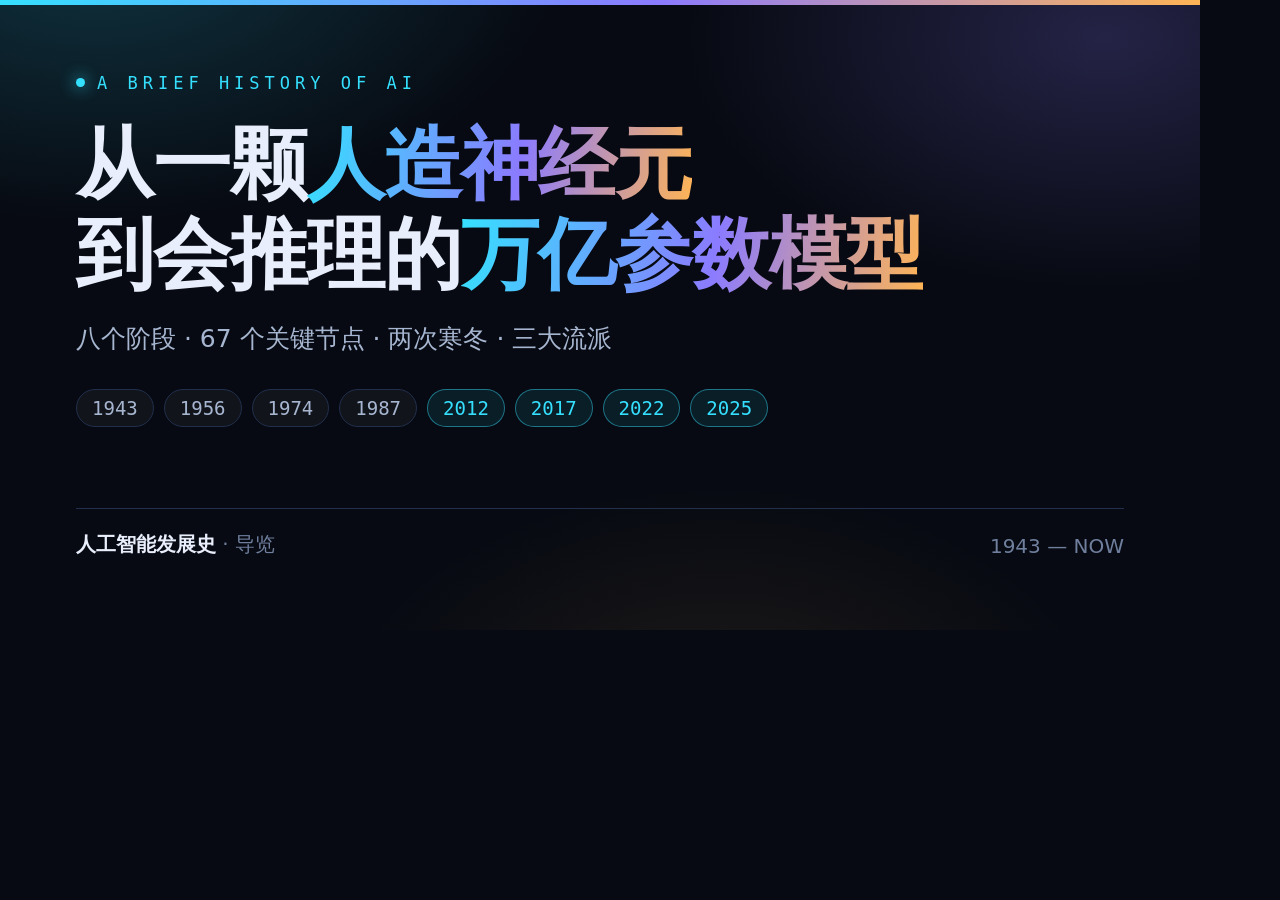
<file: assets/og-card.html>
<!DOCTYPE html>
<html lang="zh-CN">
<head>
<meta charset="UTF-8">
<title>OG 分享图生成页（1200×630）</title>
<meta name="robots" content="noindex">
<!--
  ============================================================================
  OG 分享图生成页 —— 这不是网站页面，是一个用于「导出图片」的工具页。

  用途：社交媒体（微信 / X / LinkedIn / Facebook）在分享链接时抓取的缩略图，
        必须是 PNG 或 JPEG，且建议正好 1200×630，本页就是按这个尺寸画的。

  导出步骤：
    1. 用 Chrome 或 Edge 打开本文件（双击即可）
    2. 按 F12 打开开发者工具 → 按 Ctrl+Shift+P 打开命令面板
    3. 输入并选择「Capture full size screenshot」（捕获完整尺寸屏幕截图）
    4. 浏览器会自动下载一张 1200×630 的 PNG
    5. 把它重命名为 og-cover.png，放进 assets/ 目录，与 index.html 同级关系如下：
         assets/og-cover.png
    6. 部署后，用社交平台的调试工具刷新缓存：
         Facebook: https://developers.facebook.com/tools/debug/
         X:        https://cards-dev.twitter.com/validator
       否则平台可能仍显示旧的无图卡片。

  注意：浏览器缩放请保持 100%，否则截图尺寸会不等于 1200×630。
  ============================================================================
-->
<style>
  html, body { margin: 0; padding: 0; width: 1200px; height: 630px; overflow: hidden; background: #070a12; }
  .og {
    width: 1200px; height: 630px; box-sizing: border-box;
    position: relative; overflow: hidden;
    background:
      radial-gradient(760px 460px at 8% -10%, rgba(53,224,255,.20), transparent 62%),
      radial-gradient(700px 420px at 92% 6%, rgba(139,123,255,.22), transparent 60%),
      radial-gradient(600px 400px at 60% 118%, rgba(255,180,84,.10), transparent 65%),
      #070a12;
    font-family: "PingFang SC", "HarmonyOS Sans SC", "Microsoft YaHei", "Noto Sans SC", system-ui, sans-serif;
    color: #e8eefb;
    padding: 72px 76px;
    display: flex; flex-direction: column; justify-content: space-between;
  }
  .og::after {
    content: ""; position: absolute; left: 0; right: 0; top: 0; height: 5px;
    background: linear-gradient(100deg, #35e0ff, #8b7bff 55%, #ffb454);
  }
  .kicker {
    font-family: "JetBrains Mono", Consolas, monospace; font-size: 17px; letter-spacing: 5px;
    color: #35e0ff; text-transform: uppercase;
    display: inline-flex; align-items: center; gap: 12px;
  }
  .kicker::before {
    content: ""; width: 9px; height: 9px; border-radius: 50%;
    background: #35e0ff; box-shadow: 0 0 16px #35e0ff;
  }
  h1 {
    font-size: 78px; line-height: 1.16; margin: 26px 0 0; font-weight: 800; letter-spacing: -1px;
  }
  h1 .grad {
    background: linear-gradient(100deg, #35e0ff, #8b7bff 55%, #ffb454);
    -webkit-background-clip: text; background-clip: text; color: transparent;
  }
  .sub { font-size: 25px; color: #a7b6d0; margin-top: 20px; line-height: 1.6; }
  .years {
    display: flex; gap: 10px; flex-wrap: wrap; margin-top: 30px;
  }
  .years span {
    font-family: "JetBrains Mono", Consolas, monospace; font-size: 19px;
    padding: 7px 15px; border-radius: 999px;
    border: 1px solid #22304d; background: rgba(255,255,255,.04); color: #a7b6d0;
  }
  .years span.hot { border-color: rgba(53,224,255,.45); color: #35e0ff; background: rgba(53,224,255,.09); }
  .foot {
    display: flex; justify-content: space-between; align-items: flex-end;
    border-top: 1px solid #22304d; padding-top: 22px;
    font-size: 20px; color: #6f7f9d;
  }
  .foot b { color: #e8eefb; font-weight: 600; }
</style>
</head>
<body>
<div class="og">
  <div>
    <div class="kicker">A Brief History of AI</div>
    <h1>从一颗<span class="grad">人造神经元</span><br>到会推理的<span class="grad">万亿参数模型</span></h1>
    <div class="sub">八个阶段 · 67 个关键节点 · 两次寒冬 · 三大流派</div>
    <div class="years">
      <span>1943</span>
      <span>1956</span>
      <span>1974</span>
      <span>1987</span>
      <span class="hot">2012</span>
      <span class="hot">2017</span>
      <span class="hot">2022</span>
      <span class="hot">2025</span>
    </div>
  </div>
  <div class="foot">
    <div><b>人工智能发展史</b> · 导览</div>
    <div>1943 — NOW</div>
  </div>
</div>
</body>
</html>
</file>
<file: assets/css/style.css>
/* ==========================================================================
   AI 发展史 · 站点样式表
   无外部依赖，纯 CSS。设计系统 + 组件 + 响应式。
   ========================================================================== */

/* ---------- 1. 设计令牌 ---------- */
:root {
  --bg: #070a12;
  --bg-soft: #0b1020;
  --panel: #101728;
  --panel-2: #141d33;
  --line: #22304d;
  --line-soft: #1a2540;

  --text: #e8eefb;
  --text-dim: #a7b6d0;
  --text-mute: #6f7f9d;

  --cyan: #35e0ff;
  --violet: #8b7bff;
  --amber: #ffb454;
  --rose: #ff6b8b;
  --green: #4ade9b;

  --grad: linear-gradient(100deg, var(--cyan), var(--violet) 55%, var(--amber));
  --radius: 16px;
  --radius-sm: 10px;
  --shadow: 0 18px 50px -22px rgba(0, 0, 0, .85);
  --maxw: 1160px;

  --font: "PingFang SC", "HarmonyOS Sans SC", "Microsoft YaHei", "Noto Sans SC",
          "Source Han Sans SC", system-ui, -apple-system, "Segoe UI", sans-serif;
  --mono: "JetBrains Mono", "Cascadia Code", Consolas, "SF Mono", Menlo, monospace;
}

/* ---------- 2. 基础 ---------- */
* { box-sizing: border-box; }

html { scroll-behavior: smooth; scroll-padding-top: 84px; }

body {
  margin: 0;
  background: var(--bg);
  color: var(--text);
  font-family: var(--font);
  font-size: 16.5px;
  line-height: 1.85;
  -webkit-font-smoothing: antialiased;
  overflow-x: hidden;
}

body::before {
  content: "";
  position: fixed;
  inset: 0;
  pointer-events: none;
  z-index: 0;
  background:
    radial-gradient(900px 520px at 12% -8%, rgba(53, 224, 255, .10), transparent 65%),
    radial-gradient(760px 460px at 88% 4%, rgba(139, 123, 255, .11), transparent 62%),
    radial-gradient(680px 420px at 50% 108%, rgba(255, 180, 84, .06), transparent 65%);
}

img { max-width: 100%; display: block; }

a { color: var(--cyan); text-decoration: none; }
a:hover { text-decoration: underline; }

h1, h2, h3, h4 { line-height: 1.3; margin: 0 0 .5em; font-weight: 700; letter-spacing: .2px; }
p { margin: 0 0 1em; }
ul, ol { margin: 0 0 1em; padding-left: 1.25em; }
li { margin: .3em 0; }
strong { color: #fff; font-weight: 700; }
code, .mono { font-family: var(--mono); font-size: .88em; }

.wrap { width: min(100% - 2.6rem, var(--maxw)); margin-inline: auto; position: relative; z-index: 1; }
.center { text-align: center; }
.muted { color: var(--text-dim); }
.small { font-size: .86rem; }
.nowrap { white-space: nowrap; }

::selection { background: rgba(53, 224, 255, .28); }

/* 滚动条 */
::-webkit-scrollbar { width: 11px; height: 11px; }
::-webkit-scrollbar-track { background: #0a0f1b; }
::-webkit-scrollbar-thumb { background: #253352; border-radius: 8px; border: 2px solid #0a0f1b; }
::-webkit-scrollbar-thumb:hover { background: #33456c; }

/* ---------- 3. 顶部导航 ---------- */
.progress {
  position: fixed; top: 0; left: 0; height: 2px; width: 0%;
  background: var(--grad); z-index: 120; transition: width .1s linear;
}

.nav {
  position: fixed; top: 0; left: 0; right: 0; z-index: 100;
  backdrop-filter: blur(14px);
  background: rgba(7, 10, 18, .72);
  border-bottom: 1px solid transparent;
  transition: border-color .25s, background .25s;
}
.nav.scrolled { border-bottom-color: var(--line-soft); background: rgba(7, 10, 18, .9); }

.nav-in {
  width: min(100% - 2.6rem, var(--maxw)); margin-inline: auto;
  display: flex; align-items: center; gap: 1.4rem; height: 66px;
}

.brand { display: flex; align-items: center; gap: .6rem; font-weight: 800; letter-spacing: .5px; color: var(--text); }
.brand:hover { text-decoration: none; }
.brand-mark {
  width: 30px; height: 30px; border-radius: 9px; flex: none;
  background: var(--grad);
  display: grid; place-items: center;
  font-size: 15px; color: #06101f; font-weight: 900;
  box-shadow: 0 0 22px -4px rgba(53, 224, 255, .55);
}
.brand small { display: block; font-size: .66rem; color: var(--text-mute); font-weight: 500; letter-spacing: 1.4px; }

.nav-links { display: flex; gap: .3rem; margin-left: auto; align-items: center; }
.nav-links a {
  color: var(--text-dim); padding: .42rem .8rem; border-radius: 8px;
  font-size: .93rem; font-weight: 600; transition: .2s;
}
.nav-links a:hover { color: #fff; background: rgba(255, 255, 255, .06); text-decoration: none; }
.nav-links a.active { color: #06101f; background: var(--cyan); }

.burger {
  display: none; margin-left: auto; width: 42px; height: 38px; border-radius: 10px;
  border: 1px solid var(--line); background: rgba(255, 255, 255, .04);
  cursor: pointer; padding: 0; place-items: center;
}
.burger span { display: block; width: 18px; height: 2px; background: var(--text); margin: 3px auto; border-radius: 2px; transition: .25s; }
.burger.open span:nth-child(1) { transform: translateY(5px) rotate(45deg); }
.burger.open span:nth-child(2) { opacity: 0; }
.burger.open span:nth-child(3) { transform: translateY(-5px) rotate(-45deg); }

/* ---------- 4. 通用区块 ---------- */
.section { padding: 84px 0; position: relative; }
.section.tight { padding: 56px 0; }
.section + .section { border-top: 1px solid var(--line-soft); }

.kicker {
  display: inline-flex; align-items: center; gap: .55rem;
  font-family: var(--mono); font-size: .74rem; letter-spacing: 2.4px;
  text-transform: uppercase; color: var(--cyan);
  padding: .3rem .7rem; border: 1px solid rgba(53, 224, 255, .3);
  border-radius: 999px; background: rgba(53, 224, 255, .07); margin-bottom: 1rem;
}
.kicker::before { content: ""; width: 6px; height: 6px; border-radius: 50%; background: var(--cyan); box-shadow: 0 0 10px var(--cyan); }

h2.h-sec { font-size: clamp(1.5rem, 3.4vw, 2.15rem); margin-bottom: .5rem; }
.lead { color: var(--text-dim); max-width: 74ch; margin-bottom: 2.2rem; }
.sec-head { margin-bottom: 2.4rem; }

.grid { display: grid; gap: 1.1rem; }
.g2 { grid-template-columns: repeat(2, 1fr); }
.g3 { grid-template-columns: repeat(3, 1fr); }
.g4 { grid-template-columns: repeat(4, 1fr); }

/* ---------- 5. 卡片 ---------- */
.card {
  background: linear-gradient(180deg, var(--panel), var(--bg-soft));
  border: 1px solid var(--line-soft);
  border-radius: var(--radius);
  padding: 1.4rem 1.4rem 1.2rem;
  position: relative;
  transition: transform .3s cubic-bezier(.2,.7,.3,1), border-color .3s, box-shadow .3s;
}
.card:hover { transform: translateY(-4px); border-color: rgba(53, 224, 255, .38); box-shadow: var(--shadow); }
.card h3 { font-size: 1.08rem; margin-bottom: .45rem; }
.card p { color: var(--text-dim); font-size: .94rem; margin-bottom: .5rem; }
.card p:last-child { margin-bottom: 0; }
.card .idx {
  font-family: var(--mono); font-size: .74rem; color: var(--text-mute);
  letter-spacing: 2px; display: block; margin-bottom: .5rem;
}

.card-accent::after {
  content: ""; position: absolute; left: 1.4rem; right: 1.4rem; top: 0; height: 2px;
  background: var(--grad); border-radius: 2px; opacity: .85;
}

/* 阶段总览 */
.era {
  display: grid; grid-template-columns: 92px 1fr; gap: 1.1rem;
  align-items: start; padding: 1.15rem 1.3rem;
  border: 1px solid var(--line-soft); border-radius: var(--radius);
  background: linear-gradient(120deg, rgba(20, 29, 51, .9), rgba(11, 16, 32, .75));
  transition: .28s;
}
.era:hover { border-color: rgba(139, 123, 255, .45); transform: translateX(4px); }
.era .span {
  font-family: var(--mono); font-size: .8rem; font-weight: 700;
  color: var(--cyan); padding-top: .2rem; letter-spacing: .5px;
}
.era h3 { font-size: 1.05rem; margin-bottom: .3rem; }
.era p { margin: 0; color: var(--text-dim); font-size: .92rem; }
.era .tagline { font-size: .78rem; color: var(--amber); font-family: var(--mono); letter-spacing: 1px; }

/* ---------- 6. Hero ---------- */
.hero { padding: 150px 0 92px; position: relative; }
.hero h1 {
  font-size: clamp(2.1rem, 6vw, 4rem); line-height: 1.14; letter-spacing: -.5px;
  margin-bottom: 1.1rem;
}
.hero h1 .grad { background: var(--grad); -webkit-background-clip: text; background-clip: text; color: transparent; }
.hero .sub { font-size: clamp(1rem, 1.9vw, 1.16rem); color: var(--text-dim); max-width: 66ch; margin-bottom: 1.9rem; }
.hero-actions { display: flex; flex-wrap: wrap; gap: .75rem; margin-bottom: 3rem; }

.btn {
  display: inline-flex; align-items: center; gap: .5rem;
  padding: .68rem 1.3rem; border-radius: 999px; font-weight: 700; font-size: .95rem;
  border: 1px solid var(--line); color: var(--text); background: rgba(255, 255, 255, .04);
  transition: .22s; cursor: pointer; text-decoration: none;
}
.btn:hover { transform: translateY(-2px); border-color: var(--cyan); color: #fff; text-decoration: none; }
.btn-primary { background: var(--grad); color: #06101f; border-color: transparent; box-shadow: 0 12px 34px -14px rgba(53, 224, 255, .8); }
.btn-primary:hover { color: #06101f; }

.stat-row { display: grid; grid-template-columns: repeat(4, 1fr); gap: 1rem; }
.stat {
  border-left: 2px solid var(--cyan); padding: .1rem 0 .1rem 1rem;
}
.stat b { display: block; font-family: var(--mono); font-size: clamp(1.35rem, 3.2vw, 2rem); color: #fff; line-height: 1.2; }
.stat > span { font-size: .84rem; color: var(--text-mute); }

/* Hero 装饰网格 */
.hero-deco {
  position: absolute; right: 0; top: 96px; width: 380px; height: 380px;
  border-radius: 50%; opacity: .5; pointer-events: none; z-index: 0;
  background:
    radial-gradient(circle, rgba(53, 224, 255, .18), transparent 62%);
  filter: blur(6px);
}

/* ---------- 7. 算力柱状图 ---------- */
.chart { display: grid; gap: .7rem; margin-top: 1.4rem; }
.bar-row { display: grid; grid-template-columns: 200px 1fr 78px; gap: .9rem; align-items: center; }
.bar-label { font-size: .88rem; color: var(--text-dim); }
.bar-label b { color: var(--text); display: block; font-size: .92rem; }
.bar-track { height: 26px; background: rgba(255, 255, 255, .045); border-radius: 7px; overflow: hidden; }
.bar-fill {
  height: 100%; width: 0; border-radius: 7px;
  background: linear-gradient(90deg, rgba(53, 224, 255, .85), rgba(139, 123, 255, .85));
  transition: width 1.1s cubic-bezier(.2,.8,.2,1);
  box-shadow: 0 0 20px -4px rgba(53, 224, 255, .6);
}
.bar-val { font-family: var(--mono); font-size: .82rem; color: var(--cyan); text-align: right; }

/* ---------- 8. 表格 ---------- */
.table-scroll { overflow-x: auto; border: 1px solid var(--line-soft); border-radius: var(--radius); }
table { width: 100%; border-collapse: collapse; font-size: .92rem; min-width: 640px; }
th, td { padding: .85rem 1rem; text-align: left; border-bottom: 1px solid var(--line-soft); vertical-align: top; }
th { background: rgba(255, 255, 255, .035); color: #fff; font-size: .84rem; letter-spacing: .6px; font-weight: 700; }
tbody tr:last-child td { border-bottom: none; }
tbody tr:hover { background: rgba(53, 224, 255, .035); }
td.mono, th.mono { font-family: var(--mono); font-size: .84rem; color: var(--text-dim); }

/* ---------- 9. 时间轴 ---------- */
.filters {
  display: flex; flex-wrap: wrap; gap: .5rem; align-items: center;
  margin-bottom: 1.6rem; position: sticky; top: 66px; z-index: 40;
  padding: .85rem 0; background: linear-gradient(180deg, var(--bg) 62%, rgba(7, 10, 18, 0));
}
.chip {
  border: 1px solid var(--line); background: rgba(255, 255, 255, .035);
  color: var(--text-dim); border-radius: 999px; padding: .38rem .95rem;
  font-size: .86rem; font-weight: 600; cursor: pointer; transition: .2s; font-family: var(--font);
}
.chip:hover { color: #fff; border-color: var(--text-mute); }
.chip.on { background: var(--cyan); color: #06101f; border-color: transparent; }
.chip[data-cat="winter"].on { background: var(--rose); color: #fff; }
.chip[data-cat="china"].on { background: var(--amber); color: #21160a; }

.search {
  margin-left: auto; position: relative;
}
.search input {
  width: 220px; padding: .42rem .9rem .42rem 2rem;
  background: rgba(255, 255, 255, .04); border: 1px solid var(--line);
  border-radius: 999px; color: var(--text); font-family: var(--font); font-size: .88rem;
  outline: none; transition: .2s;
}
.search input:focus { border-color: var(--cyan); width: 260px; }
.search::before {
  content: "⌕"; position: absolute; left: .72rem; top: 50%; transform: translateY(-52%);
  color: var(--text-mute); font-size: 1rem; pointer-events: none;
}

.tl { list-style: none; margin: 0; padding: 0; position: relative; }
.tl::before {
  content: ""; position: absolute; left: 50%; top: 6px; bottom: 6px; width: 2px;
  transform: translateX(-1px);
  background: linear-gradient(180deg, transparent, var(--line) 4%, var(--line) 96%, transparent);
}
.tl-item {
  position: relative; width: calc(50% - 34px); margin: 0 0 1rem;
  opacity: 0; transform: translateY(22px);
  transition: opacity .5s, transform .5s;
}
.tl-item.in { opacity: 1; transform: none; }
.tl-item.r { margin-left: calc(50% + 34px); }

.tl-item::after {
  content: ""; position: absolute; top: 26px; width: 14px; height: 14px;
  border-radius: 50%; background: var(--bg); border: 2px solid var(--cyan);
  box-shadow: 0 0 0 4px rgba(53, 224, 255, .12);
}
.tl-item::after { right: -42px; }
.tl-item.r::after { right: auto; left: -42px; }
.tl-item[data-cat="winter"]::after { border-color: var(--rose); box-shadow: 0 0 0 4px rgba(255, 107, 139, .14); }
.tl-item[data-cat="china"]::after { border-color: var(--amber); box-shadow: 0 0 0 4px rgba(255, 180, 84, .14); }
.tl-item[data-cat="now"]::after { border-color: var(--green); box-shadow: 0 0 0 4px rgba(74, 222, 155, .14); }

.tl-body {
  background: linear-gradient(180deg, var(--panel), var(--bg-soft));
  border: 1px solid var(--line-soft); border-radius: var(--radius);
  padding: 1.05rem 1.2rem; transition: .25s;
}
.tl-item:hover .tl-body { border-color: rgba(53, 224, 255, .4); box-shadow: var(--shadow); }
.tl-year {
  font-family: var(--mono); font-size: .82rem; font-weight: 700; color: var(--cyan);
  letter-spacing: 1px;
}
.tl-item[data-cat="winter"] .tl-year { color: var(--rose); }
.tl-item[data-cat="china"] .tl-year { color: var(--amber); }
.tl-body h3 { font-size: 1.02rem; margin: .18rem 0 .4rem; }
.tl-body p { font-size: .92rem; color: var(--text-dim); margin-bottom: 0; }
.tl-body details { margin-top: .6rem; border-top: 1px dashed var(--line-soft); padding-top: .5rem; }
.tl-body summary {
  cursor: pointer; font-size: .84rem; color: var(--cyan); font-weight: 600;
  list-style: none; display: inline-flex; align-items: center; gap: .35rem;
}
.tl-body summary::-webkit-details-marker { display: none; }
.tl-body summary::after { content: "▾"; transition: .2s; font-size: .7rem; }
.tl-body details[open] summary::after { transform: rotate(180deg); }
.tl-body details p { margin-top: .5rem; font-size: .89rem; }
.tl-tags { display: flex; flex-wrap: wrap; gap: .35rem; margin-top: .55rem; }
.tl-tags span {
  font-family: var(--mono); font-size: .7rem; letter-spacing: .5px;
  padding: .1rem .5rem; border-radius: 5px;
  background: rgba(53, 224, 255, .1); color: var(--cyan); border: 1px solid rgba(53, 224, 255, .18);
}
.tl-tags span.k { background: rgba(139, 123, 255, .12); color: var(--violet); border-color: rgba(139, 123, 255, .22); }
.tl-tags span.w { background: rgba(255, 107, 139, .12); color: var(--rose); border-color: rgba(255, 107, 139, .22); }
.tl-tags span.c { background: rgba(255, 180, 84, .12); color: var(--amber); border-color: rgba(255, 180, 84, .22); }

.tl-empty { display: none; text-align: center; padding: 3rem 0; color: var(--text-mute); }
.tl-empty.show { display: block; }

/* ---------- 10. 人物卡 ---------- */
.person { display: flex; flex-direction: column; }
.person .top { display: flex; align-items: center; gap: .85rem; margin-bottom: .8rem; }
.avatar {
  width: 46px; height: 46px; flex: none; border-radius: 12px;
  display: grid; place-items: center; font-weight: 800; font-size: 1.05rem;
  color: #06101f; background: var(--grad); font-family: var(--mono);
}
.avatar.v2 { background: linear-gradient(135deg, var(--amber), var(--rose)); }
.avatar.v3 { background: linear-gradient(135deg, var(--green), var(--cyan)); }
.person h3 { margin: 0; font-size: 1rem; }
.person .who { font-size: .78rem; color: var(--text-mute); font-family: var(--mono); }
.person p { font-size: .9rem; }
.person .keys { margin-top: auto; padding-top: .6rem; border-top: 1px dashed var(--line-soft); font-size: .82rem; color: var(--text-mute); }
.person .keys b { color: var(--cyan); font-weight: 600; }

/* 引用 */
.quote {
  border-left: 3px solid var(--violet); padding: .2rem 0 .2rem 1.1rem;
  color: var(--text-dim); font-style: italic; margin: 1.2rem 0;
}
.quote cite { display: block; font-style: normal; font-size: .82rem; color: var(--text-mute); margin-top: .35rem; }

/* 提示块 */
.note {
  background: rgba(53, 224, 255, .05); border: 1px solid rgba(53, 224, 255, .2);
  border-radius: var(--radius-sm); padding: .95rem 1.1rem; font-size: .91rem;
  color: var(--text-dim); margin: 1.3rem 0;
}
.note.warn { background: rgba(255, 180, 84, .06); border-color: rgba(255, 180, 84, .24); }
.note b { color: #fff; }

/* ---------- 11. 页脚 / 返回顶部 ---------- */
.footer {
  border-top: 1px solid var(--line-soft); padding: 40px 0 56px;
  color: var(--text-mute); font-size: .87rem; background: rgba(4, 6, 12, .5);
}
.footer-in { display: flex; flex-wrap: wrap; gap: 1rem 2rem; justify-content: space-between; align-items: start; }
.footer a { color: var(--text-dim); }
.footer-nav { display: flex; flex-wrap: wrap; gap: .4rem 1.2rem; }

.totop {
  position: fixed; right: 22px; bottom: 22px; z-index: 90;
  width: 44px; height: 44px; border-radius: 12px; cursor: pointer;
  border: 1px solid var(--line); background: rgba(16, 23, 40, .9);
  color: var(--text); font-size: 1.1rem; display: grid; place-items: center;
  opacity: 0; pointer-events: none; transition: .28s; backdrop-filter: blur(10px);
}
.totop.show { opacity: 1; pointer-events: auto; }
.totop:hover { border-color: var(--cyan); transform: translateY(-3px); }

/* ---------- 12. 动效 ---------- */
.reveal { opacity: 0; transform: translateY(26px); transition: opacity .7s cubic-bezier(.2,.7,.3,1), transform .7s cubic-bezier(.2,.7,.3,1); }
.reveal.in { opacity: 1; transform: none; }

@media (prefers-reduced-motion: reduce) {
  html { scroll-behavior: auto; }
  * { animation: none !important; transition-duration: .01ms !important; }
  .reveal, .tl-item { opacity: 1 !important; transform: none !important; }
}

/* ---------- 13. 响应式 ---------- */
@media (max-width: 1000px) {
  .g4 { grid-template-columns: repeat(2, 1fr); }
  .g3 { grid-template-columns: repeat(2, 1fr); }
  .stat-row { grid-template-columns: repeat(2, 1fr); gap: 1.3rem; }
  .hero-deco { display: none; }
}

@media (max-width: 820px) {
  body { font-size: 16px; }
  .nav-links {
    position: fixed; inset: 66px 0 auto; flex-direction: column; align-items: stretch;
    background: rgba(7, 10, 18, .98); border-bottom: 1px solid var(--line);
    padding: .6rem 1.3rem 1.2rem; gap: .2rem; margin-left: 0;
    transform: translateY(-130%); transition: transform .3s; backdrop-filter: blur(14px);
  }
  .nav-links.open { transform: none; }
  .nav-links a { padding: .7rem .4rem; border-bottom: 1px solid var(--line-soft); border-radius: 0; }
  .nav-links a.active { background: none; color: var(--cyan); }
  .burger { display: grid; }

  .hero { padding: 118px 0 66px; }
  /* 窄屏下按 6vw 计算最小仍是 2.1rem，主标题第二行「到会推理的万亿参数模型」会折出孤字。
     这里用更小的下限 + 更高的 vw 系数，保证 11 个字（含标点）能在一行内排下；
     在 320px 的 iPhone SE 上同样验证过可容纳。 */
  .hero h1 { font-size: clamp(1.6rem, 7.2vw, 2.6rem); }
  /* 英文 kicker 在窄屏折成两行会让胶囊形状很别扭，收紧字距与字号 */
  .kicker { font-size: .66rem; letter-spacing: 1.4px; }
  .section { padding: 60px 0; }
  .g2, .g3, .g4 { grid-template-columns: 1fr; }
  .era { grid-template-columns: 1fr; gap: .3rem; }
  .era .span { padding-top: 0; }

  /* 时间轴改为单侧 */
  .tl::before { left: 7px; }
  .tl-item, .tl-item.r { width: 100%; margin-left: 0; padding-left: 34px; }
  .tl-item::after, .tl-item.r::after { left: 0; right: auto; top: 22px; }
  .filters { top: 66px; }
  .search { margin-left: 0; width: 100%; }
  .search input, .search input:focus { width: 100%; }
  .bar-row { grid-template-columns: 1fr; gap: .2rem; }
  .bar-val { text-align: left; }
  .bar-label b { display: inline; }
}

@media print {
  .nav, .totop, .progress, .filters, .hero-actions { display: none !important; }
  body { background: #fff; color: #111; }
  body::before { display: none; }
  .card, .tl-body, .era, .table-scroll { border-color: #ccc; background: #fff; box-shadow: none; }
  .tl::before { background: #ccc; }
  .reveal, .tl-item { opacity: 1 !important; transform: none !important; }
}

/* ---------- 14. 无障碍：跳转链接与键盘焦点 ---------- */
.skip-link {
  position: absolute; left: -9999px; top: 0; z-index: 300;
  background: var(--cyan); color: #06101f;
  padding: .7rem 1.1rem; font-weight: 700; border-radius: 0 0 10px 0;
}
.skip-link:focus { left: 0; text-decoration: none; }

/* 深色背景下浏览器默认焦点环极易不可见，这里强制一个高对比焦点样式。
   使用 :focus-visible 而非 :focus，鼠标点击不会留下难看的轮廓。 */
:focus-visible {
  outline: 3px solid var(--cyan);
  outline-offset: 2px;
  border-radius: 4px;
}
.btn:focus-visible, .chip:focus-visible, .totop:focus-visible, .burger:focus-visible { outline-offset: 3px; }
.nav-links a:focus-visible { outline-offset: 0; }
.tl-body summary:focus-visible { outline-offset: 4px; }
.deploy-warn a, .deploy-warn code:focus-visible { outline-offset: 1px; }

/* ---------- 15. 部署自检提示条 ---------- */
/* 当页面里的域名仍是占位符 ai-history.example 时，由 main.js 注入本提示条。
   替换为真实域名后该提示会自动消失，无需改动代码。 */
.deploy-warn {
  position: fixed; left: 0; right: 0; bottom: 0; z-index: 250;
  background: #3a1420; color: #ffd9e2;
  border-top: 2px solid var(--rose);
  padding: .75rem 1rem; font-size: .88rem; line-height: 1.65; text-align: center;
}
.deploy-warn code {
  background: rgba(255, 255, 255, .12); padding: .08rem .4rem;
  border-radius: 4px; font-family: var(--mono); font-size: .85em;
}
body.has-deploy-warn .totop { bottom: 84px; }
</file>
